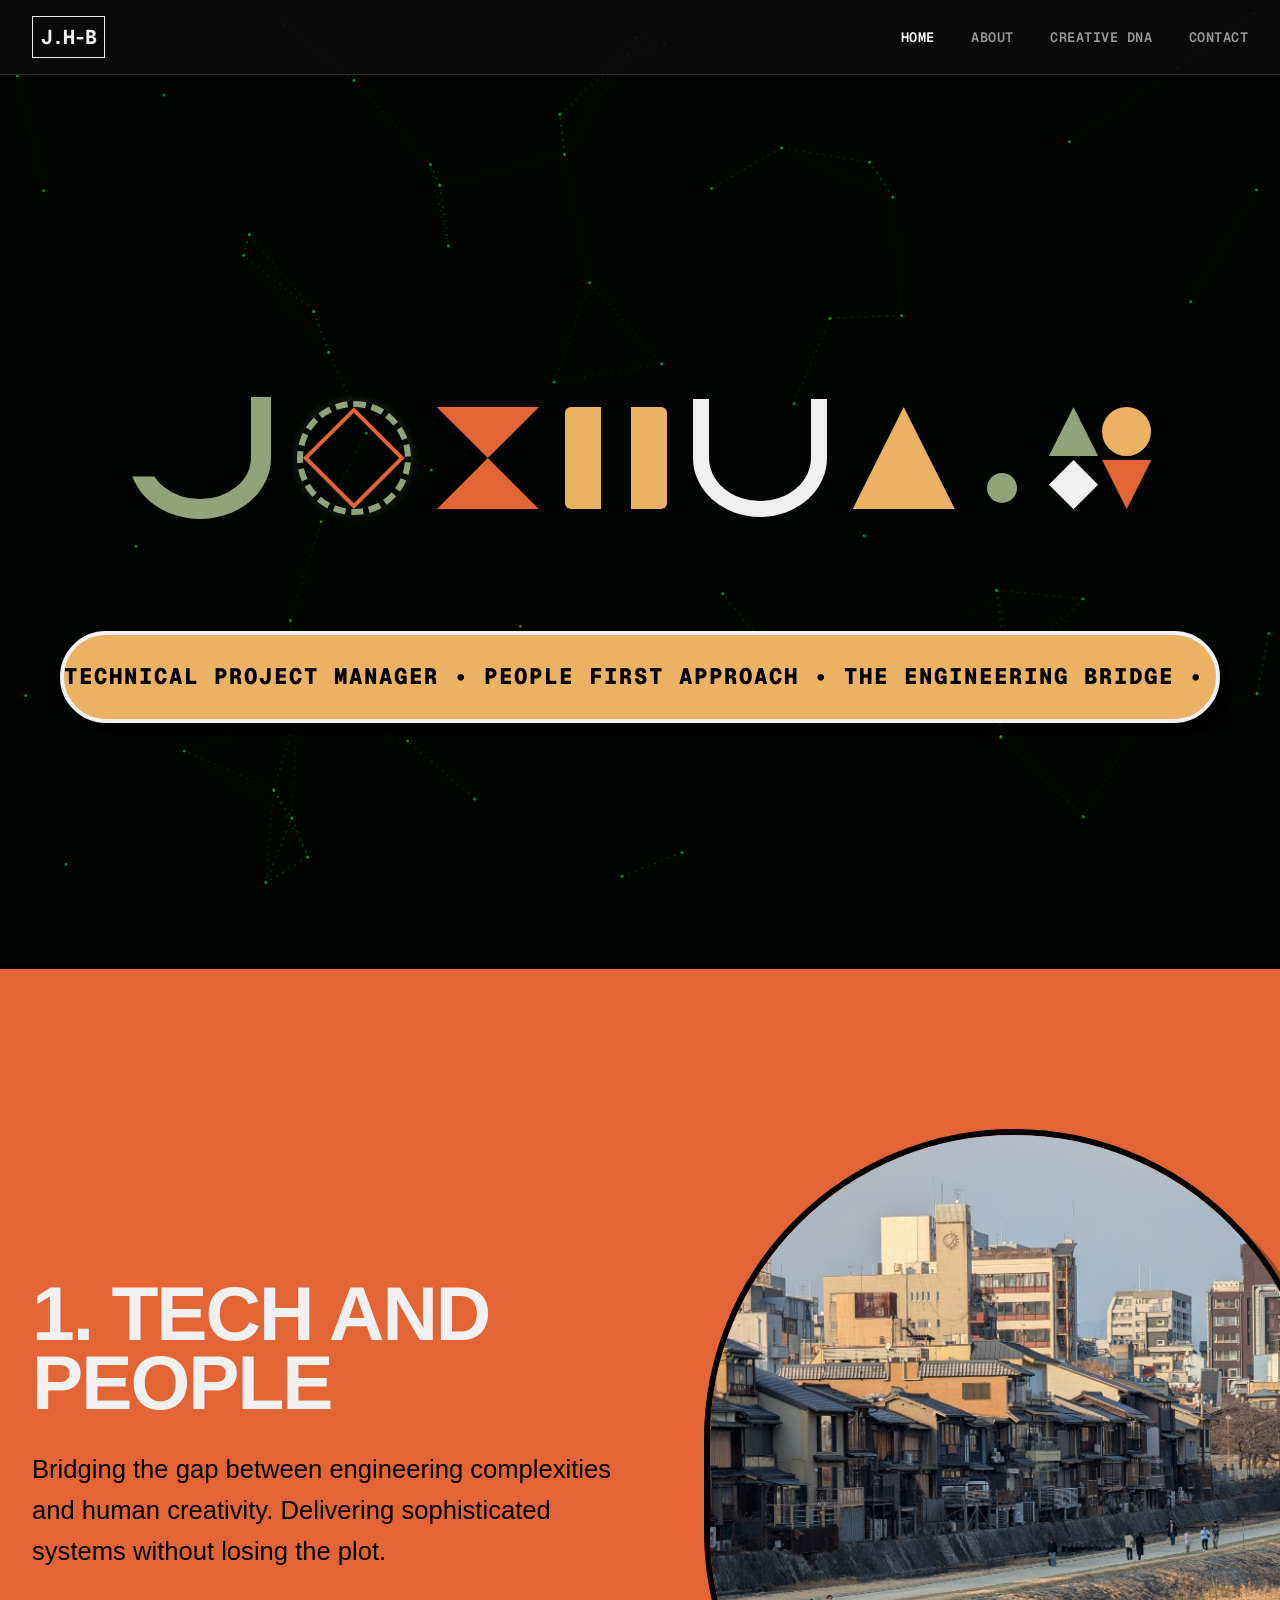
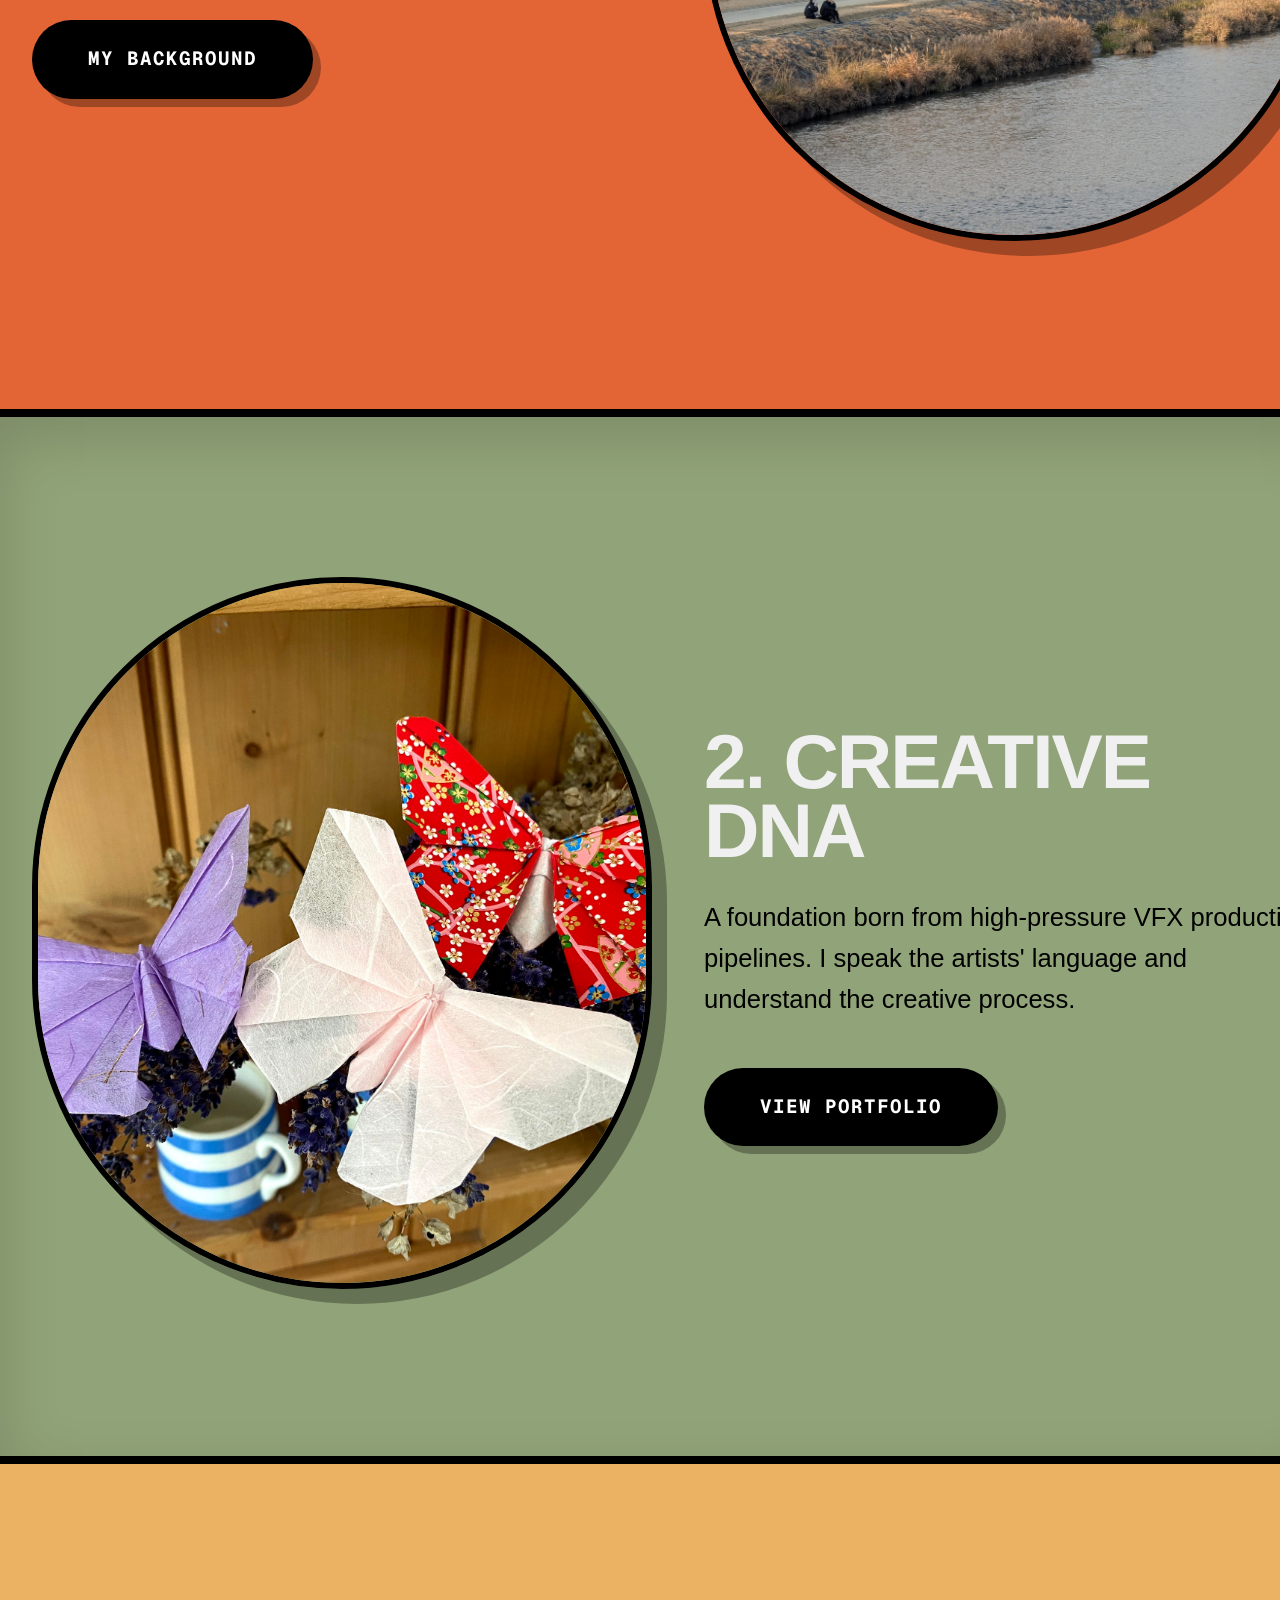
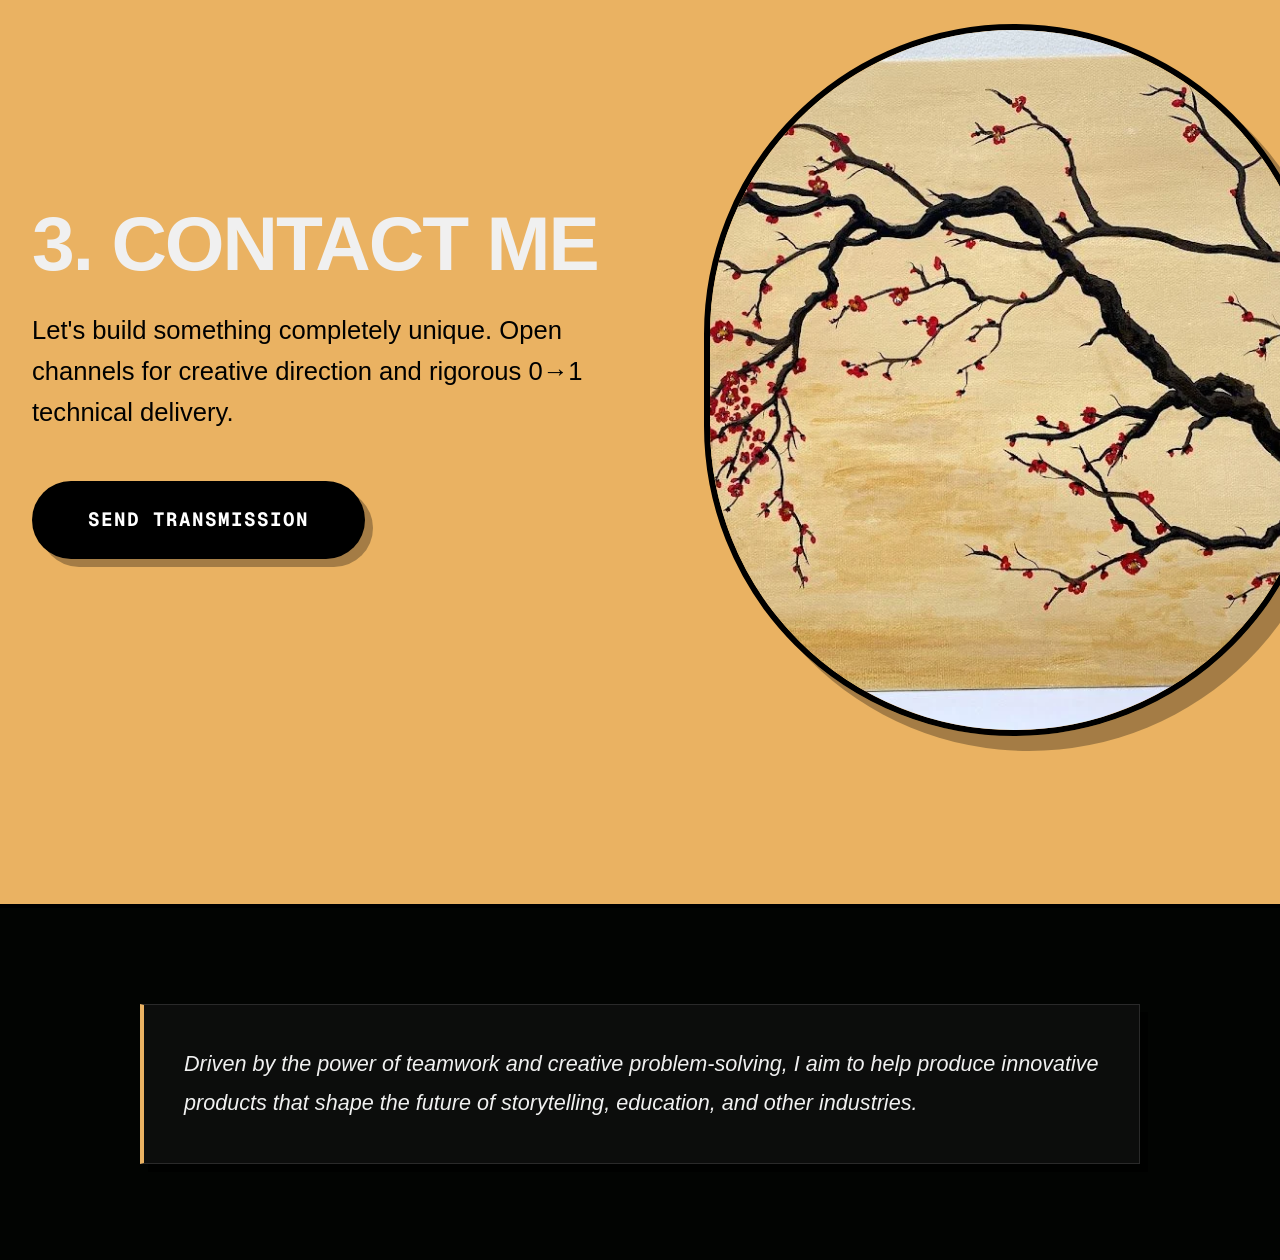
<file: index.html>
<!DOCTYPE html>
<html lang="en">

<head>
    <meta charset="UTF-8">
    <meta name="viewport" content="width=device-width, initial-scale=1.0">
    <title>Joshua Houghton-Brown | Technical Project Manager</title>
    <link rel="stylesheet" href="styles.css">
</head>

<body>
    <canvas id="math-canvas"></canvas>

    <nav class="navbar"
        style="border-bottom: 1px solid var(--border-color); background: rgba(12,12,12,0.9); z-index: 10;">
        <a href="about-skills.html" class="logo" style="color: var(--text-primary);">J.H-B</a>
        <button class="hamburger" aria-label="Toggle navigation">
            <span></span><span></span><span></span>
        </button>
        <div class="nav-links">
            <a href="index.html" style="color: var(--accent);">Home</a>
            <a href="about.html">About</a>
            <a href="art.html">Creative DNA</a>
            <a href="contact.html">Contact</a>
        </div>
    </nav>

    <header class="cm-hero">
        <div class="cm-massive-title">
            <div class="geo-letter shape-j"></div>
            <div class="geo-letter shape-o"></div>
            <div class="geo-letter shape-s"></div>
            <div class="geo-letter shape-h"></div>
            <div class="geo-letter shape-u"></div>
            <div class="geo-letter shape-a"></div>
            <div class="shape-dot"></div>
            <div class="shape-hb-grid">
                <div class="hb-tri"></div>
                <div class="hb-circ"></div>
                <div class="hb-circ-2"></div>
                <div class="hb-tri-down"></div>
            </div>
        </div>

        <div class="cm-marquee-container">
            <div class="cm-marquee-track">
                <span class="cm-marquee-text">TECHNICAL PROJECT MANAGER • PEOPLE FIRST APPROACH • THE ENGINEERING BRIDGE
                    •
                </span>
                <span class="cm-marquee-text">TECHNICAL PROJECT MANAGER • PEOPLE FIRST APPROACH • THE ENGINEERING BRIDGE
                    •
                </span>
            </div>
        </div>
    </header>

    <section id="portfolio" style="width: 100%; position: relative; z-index: 2;">

        <!-- Block 1: Tech & People -->
        <div class="cm-color-block terracotta-block">
            <div class="cm-block-container" style="display: flex; gap: 4rem; align-items: center; flex-wrap: wrap;">
                <div style="flex: 1; min-width: 300px;">
                    <h2 class="cm-massive-heading">1. TECH AND PEOPLE</h2>
                    <p class="cm-block-text">Bridging the gap between engineering complexities and human creativity.
                        Delivering sophisticated systems without losing the plot.</p>
                    <a href="about.html" class="btn cm-pill-btn dark">My Background</a>
                </div>
                <div style="flex: 1; min-width: 300px;">
                    <img src="assets/art/Home%20images/PXL_20250114_062008955.MP.jpg.jpeg" alt="Tech and People"
                        class="cm-capsule-img" style="border-color: #000;">
                </div>
            </div>
        </div>

        <!-- Block 2: Creative DNA -->
        <div class="cm-color-block sage-block">
            <div class="cm-block-container"
                style="display: flex; gap: 4rem; align-items: center; flex-wrap: wrap-reverse;">
                <div style="flex: 1; min-width: 300px;">
                    <img src="assets/art/Home%20images/IMG_1035.jpg_1.webp" alt="Creative DNA" class="cm-capsule-img"
                        style="border-color: #000;">
                </div>
                <div style="flex: 1; min-width: 300px;">
                    <h2 class="cm-massive-heading">2. CREATIVE DNA</h2>
                    <p class="cm-block-text">A foundation born from high-pressure VFX production pipelines. I speak the
                        artists' language and understand the creative process.</p>
                    <a href="art.html" class="btn cm-pill-btn dark">View Portfolio</a>
                </div>
            </div>
        </div>

        <!-- Block 3: Contact Me -->
        <div class="cm-color-block ochre-block">
            <div class="cm-block-container" style="display: flex; gap: 4rem; align-items: center; flex-wrap: wrap;">
                <div style="flex: 1; min-width: 300px;">
                    <h2 class="cm-massive-heading">3. CONTACT ME</h2>
                    <p class="cm-block-text">Let's build something completely unique. Open channels for creative
                        direction and rigorous 0→1 technical delivery.</p>
                    <a href="contact.html" class="btn cm-pill-btn dark">Send Transmission</a>
                </div>
                <div style="flex: 1; min-width: 300px;">
                    <img src="assets/art/Art/cherry+blosso.webp" alt="Contact Art" class="cm-capsule-img"
                        style="border-color: #000;">
                </div>
            </div>
        </div>

    </section>

    <!-- Global Layout Fix for Footer -->
    <section class="container" style="margin: 4rem auto; position: relative; z-index: 2;">
        <div class="glass" style="border-left: 4px solid var(--creative-ochre); padding: 2.5rem;">
            <p
                style="font-size: 1.35rem; font-weight: 300; font-family: 'Satoshi', sans-serif; font-style: italic; margin: 0; color: var(--text-primary); line-height: 1.8;">
                Driven by the power of teamwork and creative problem-solving, I aim to help produce innovative products
                that shape the future of storytelling, education, and other industries.
            </p>
        </div>
    </section>

    <script src="geometry.js"></script>
</body>

</html>
</file>
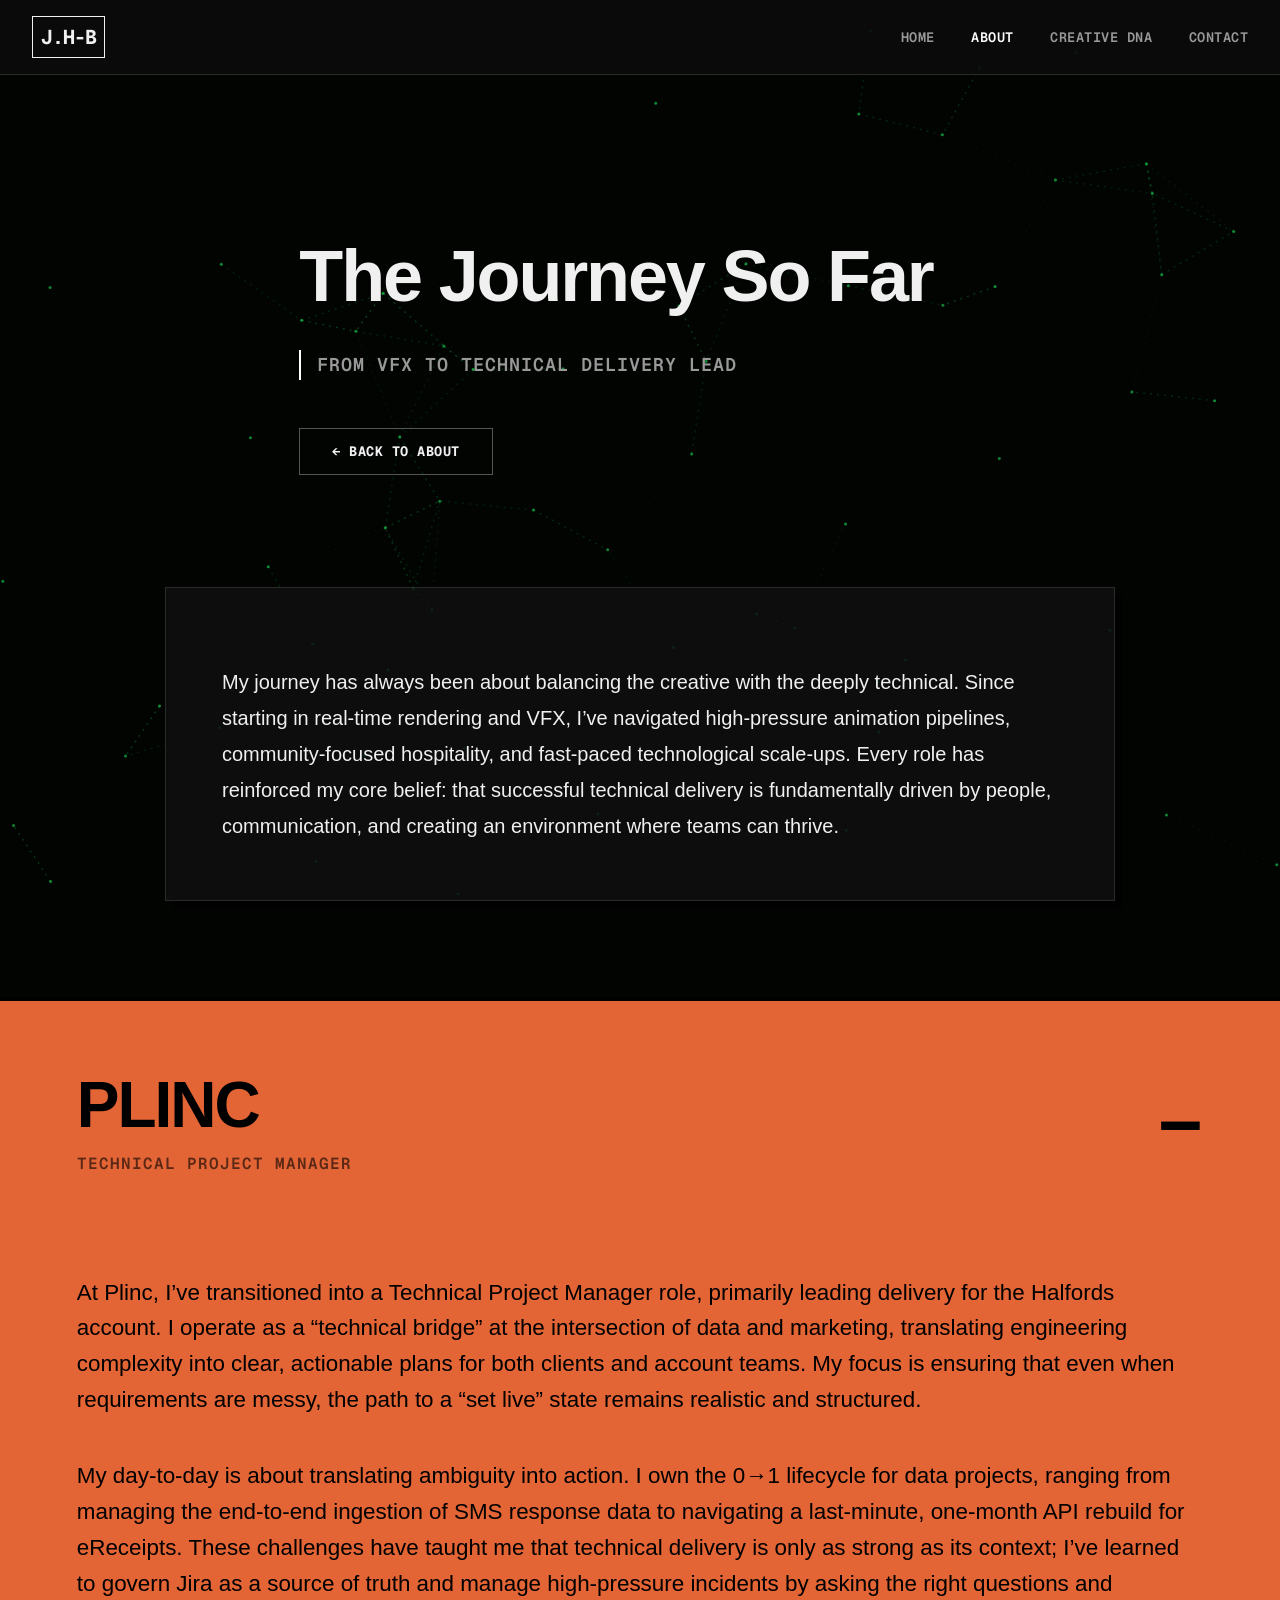
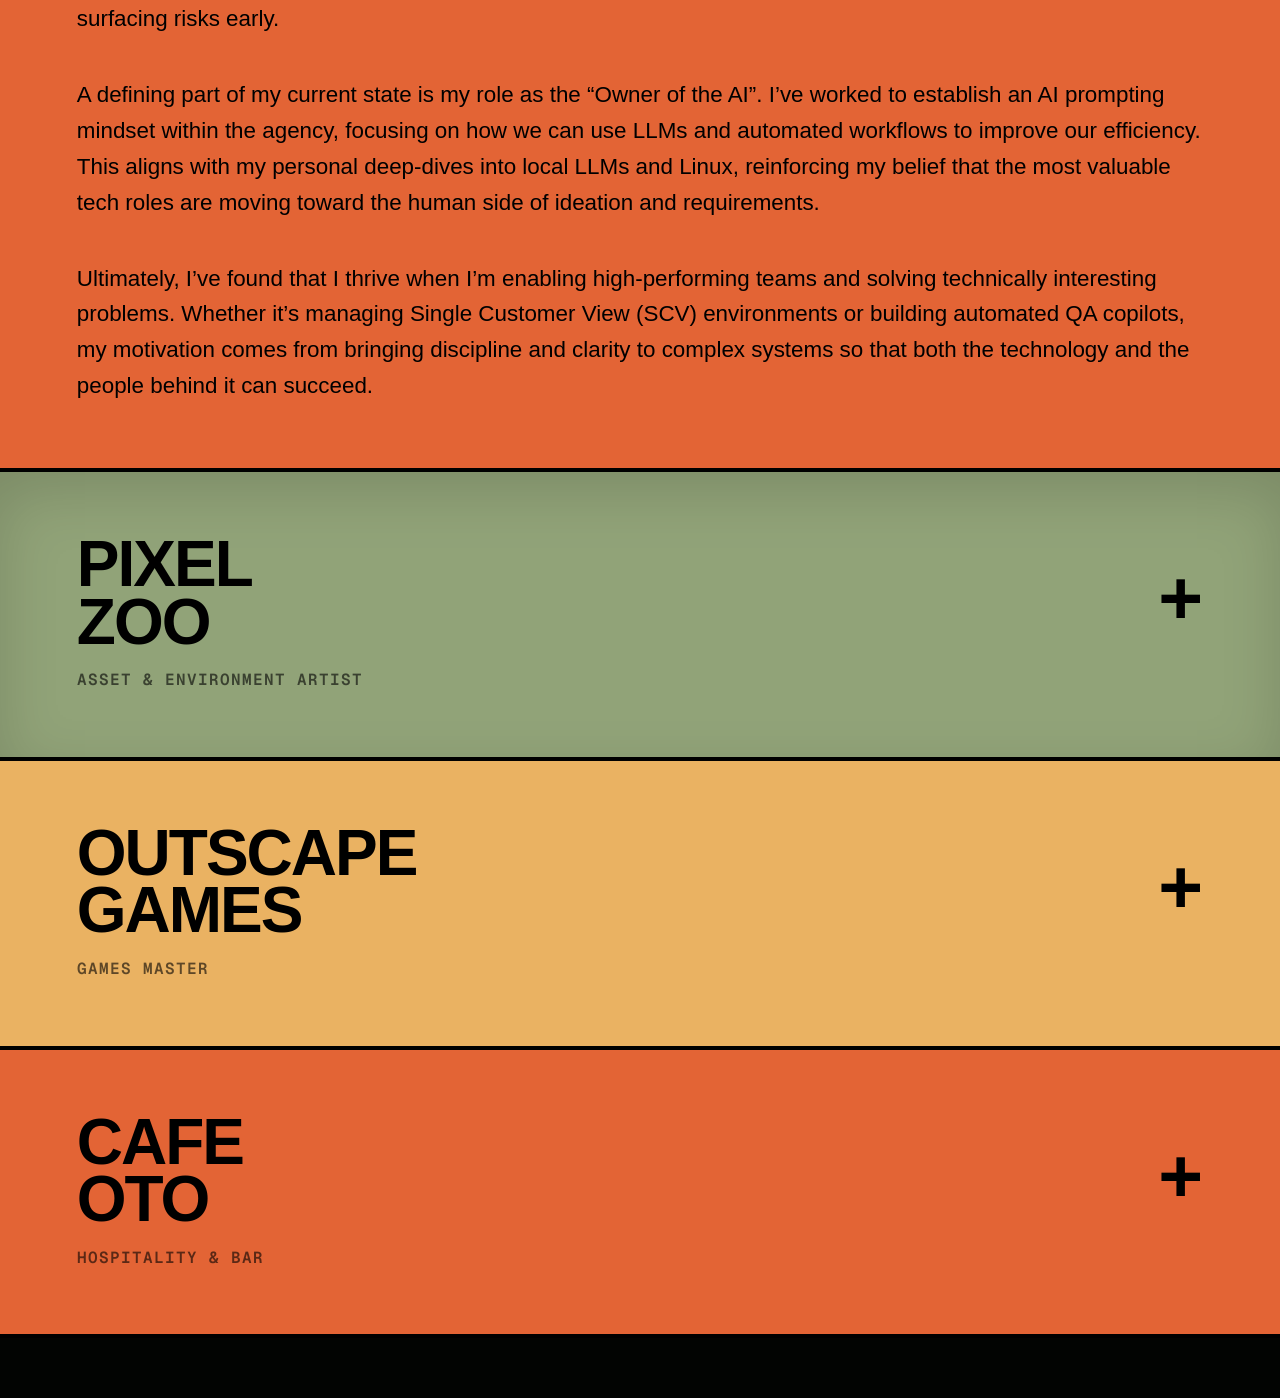
<file: about-experience.html>
<!DOCTYPE html>
<html lang="en">

<head>
    <meta charset="UTF-8">
    <meta name="viewport" content="width=device-width, initial-scale=1.0">
    <title>The Journey So Far | J.H-B</title>
    <link rel="stylesheet" href="styles.css">
</head>

<body>
    <canvas id="math-canvas"></canvas>

    <nav class="navbar"
        style="border-bottom: 1px solid var(--border-color); background: rgba(12,12,12,0.9); z-index: 10;">
        <a href="about-skills.html" class="logo" style="color: var(--text-primary);">J.H-B</a>
        <button class="hamburger" aria-label="Toggle navigation">
            <span></span><span></span><span></span>
        </button>
        <div class="nav-links">
            <a href="index.html">Home</a>
            <a href="about.html" style="color: var(--accent);">About</a>
            <a href="art.html">Creative DNA</a>
            <a href="contact.html">Contact</a>
        </div>
    </nav>

    <header class="hero" style="min-height: 35vh;">
        <div class="container glass" style="background: transparent; border: none; box-shadow: none; padding-left: 0;">
            <h1>The Journey So Far</h1>
            <h2 style="margin-top: 1rem;">From VFX to Technical Delivery Lead</h2>
            <a href="about.html" class="btn secondary" style="margin-bottom: 2rem; margin-top: 1rem;">&larr; Back to About</a>
        </div>
    </header>

    <section class="container" style="margin-bottom: 4rem; max-width: 950px;">
        <div class="glass" style="padding: 3.5rem;">
            <p style="font-size: 1.25rem; line-height: 1.8; margin-bottom: 0; color: var(--text-primary); font-weight: 300;">
                My journey has always been about balancing the creative with the deeply technical. Since starting in real-time rendering and VFX, I’ve navigated high-pressure animation pipelines, community-focused hospitality, and fast-paced technological scale-ups. Every role has reinforced my core belief: that successful technical delivery is fundamentally driven by people, communication, and creating an environment where teams can thrive.
            </p>
        </div>
    </section>

    <section style="width: 100%; position: relative; z-index: 2; margin-bottom: 4rem;">

        <details class="cm-massive-accordion terracotta" open>
            <summary>
                <div>
                    <h2 class="cm-massive-heading">Plinc</h2>
                    <span class="accordion-focus">Technical Project Manager</span>
                </div>
            </summary>
            <div class="content">
                <p>At Plinc, I’ve transitioned into a Technical Project Manager role, primarily leading delivery for the Halfords account. I operate as a “technical bridge” at the intersection of data and marketing, translating engineering complexity into clear, actionable plans for both clients and account teams. My focus is ensuring that even when requirements are messy, the path to a “set live” state remains realistic and structured.</p>
                <p>My day-to-day is about translating ambiguity into action. I own the 0→1 lifecycle for data projects, ranging from managing the end-to-end ingestion of SMS response data to navigating a last-minute, one-month API rebuild for eReceipts. These challenges have taught me that technical delivery is only as strong as its context; I’ve learned to govern Jira as a source of truth and manage high-pressure incidents by asking the right questions and surfacing risks early.</p>
                <p>A defining part of my current state is my role as the “Owner of the AI”. I’ve worked to establish an AI prompting mindset within the agency, focusing on how we can use LLMs and automated workflows to improve our efficiency. This aligns with my personal deep-dives into local LLMs and Linux, reinforcing my belief that the most valuable tech roles are moving toward the human side of ideation and requirements.</p>
                <p>Ultimately, I’ve found that I thrive when I’m enabling high-performing teams and solving technically interesting problems. Whether it’s managing Single Customer View (SCV) environments or building automated QA copilots, my motivation comes from bringing discipline and clarity to complex systems so that both the technology and the people behind it can succeed.</p>
            </div>
        </details>

        <details class="cm-massive-accordion sage">
            <summary>
                <div>
                    <h2 class="cm-massive-heading">Pixel Zoo</h2>
                    <span class="accordion-focus">Asset & Environment Artist</span>
                </div>
            </summary>
            <div class="content">
                <p>While at Pixel Zoo, I had the honour of working on Stuffed. For those unfamiliar, Stuffed the Comic is a wonderfully imaginative webcomic by the amazing artists Erik McCurdy and Pat Campbell. A few incredibly talented people, including Josh Fisher, had the vision to bring it to life as an animated show—and that’s where my team at Pixel Zoo came in.</p>
                <p>With three directors, one producer, Josh Fisher, and a dedicated asset team, we set out to translate the comic’s charm into animation. My role was to build the five environments that would serve as the world for these beloved characters. With limited time and resources - where character animation was the top priority - every decision had to be efficient and intentional. This challenge brought me into my element, pushing me to be resourceful and creative in finding ways to enhance the world without overshadowing the characters.</p>
                <p>The biggest challenge, however, was ensuring the environments seamlessly blended with the animation. Working closely with the directors, I focused on making sure the scale, perspective, and lighting supported the storytelling, capturing the spirit of the comic while making the world feel alive. Seeing the final result was incredibly rewarding—knowing that my work provided the perfect backdrop for these characters to exist and their stories to unfold. More than anything, Stuffed was a testament to what a passionate team can achieve together, and I’m proud to have been part of bringing that vision to life.</p>
            </div>
        </details>

        <details class="cm-massive-accordion ochre">
            <summary>
                <div>
                    <h2 class="cm-massive-heading">Outscape Games</h2>
                    <span class="accordion-focus">Games Master</span>
                </div>
            </summary>
            <div class="content">
                <p>During my time at Outscape Games, I quickly learned how essential it is to foster a sense of community and connection, especially in a work climate where many team members work remotely. Outscape Games was an innovative AR team bonding experience, which brought everyone together in a fun and engaging way.</p>
                <p>It highlighted the power of shared experiences and how important it is to inspire and motivate others, even from a distance. Creating a welcoming and positive environment where people feel valued and supported is crucial for boosting morale and collaboration. Whether through creative projects or casual moments, I saw first-hand how a positive and inclusive atmosphere can fuel both individual growth and team success.</p>
            </div>
        </details>

        <details class="cm-massive-accordion terracotta">
            <summary>
                <div>
                    <h2 class="cm-massive-heading">Cafe OTO</h2>
                    <span class="accordion-focus">Hospitality & Bar</span>
                </div>
            </summary>
            <div class="content">
                <p>Cafe OTO is a home away from home for me. One of the safest spaces in London, and so the world. A space where everyone is welcome to be themselves, and a space where community is encouraged. I worked behind the bar, mostly making coffee’s but occasionally making everything from soups to chutneys. My customers were everything from artists and musicians to homeless people just needing a warm safe space to have some tea. I learnt a lot from my colleagues and customers at Cafe OTO, notably the value of creating a positive and welcoming environment for both artists and the local community.</p>
                <p>The cafe and venue thrives on an ethos of inclusivity, where everyone - whether they’re performing or just attending - feels respected and valued. The warmth and kindness shown by the staff and the openness of the space reminded me that a supportive atmosphere can elevate any experience, making people feel more connected and comfortable. This experience reinforced the importance of maintaining a positive attitude, being approachable, and fostering a sense of community, no matter the setting. It’s about more than just the event itself; it’s about creating an environment where creativity can thrive and people can be themselves.</p>
            </div>
        </details>

    </section>

    <script src="geometry.js"></script>
</body>

</html>
</file>
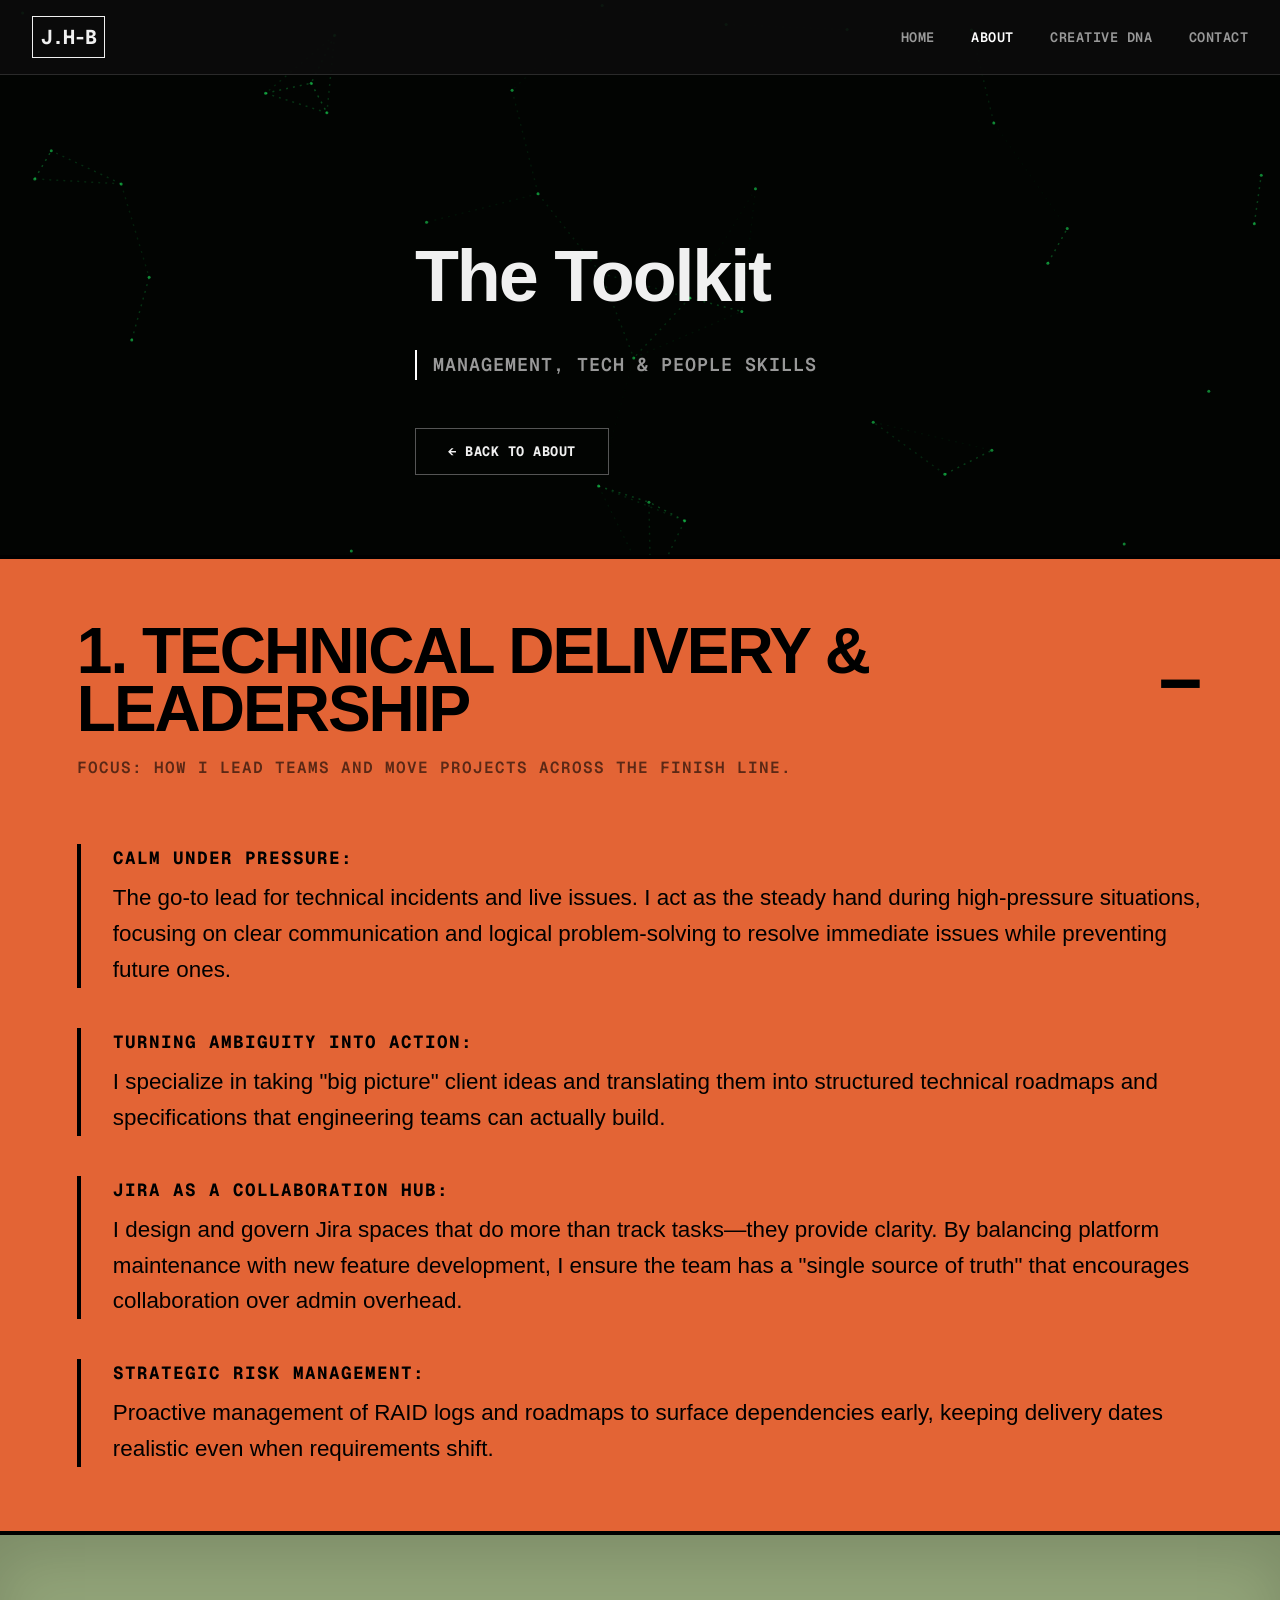
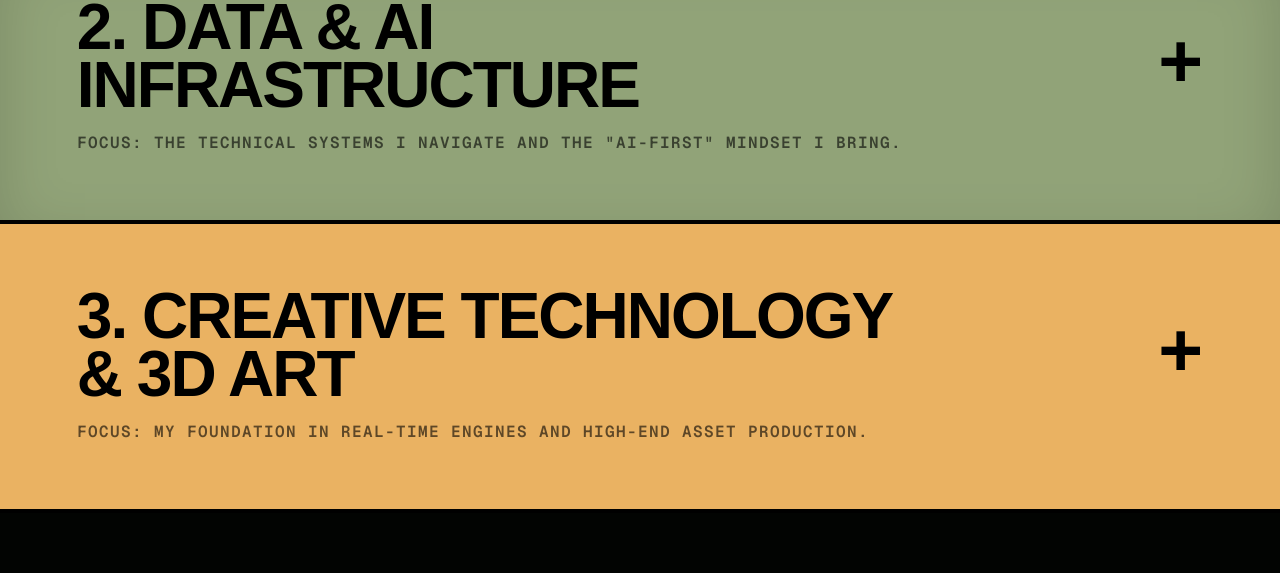
<file: about-skills.html>
<!DOCTYPE html>
<html lang="en">

<head>
    <meta charset="UTF-8">
    <meta name="viewport" content="width=device-width, initial-scale=1.0">
    <title>The Toolkit | J.H-B</title>
    <link rel="stylesheet" href="styles.css">
</head>

<body>
    <canvas id="math-canvas"></canvas>

    <nav class="navbar"
        style="border-bottom: 1px solid var(--border-color); background: rgba(12,12,12,0.9); z-index: 10;">
        <a href="about-skills.html" class="logo" style="color: var(--text-primary);">J.H-B</a>
        <button class="hamburger" aria-label="Toggle navigation">
            <span></span><span></span><span></span>
        </button>
        <div class="nav-links">
            <a href="index.html">Home</a>
            <a href="about.html" style="color: var(--accent);">About</a>
            <a href="art.html">Creative DNA</a>
            <a href="contact.html">Contact</a>
        </div>
    </nav>

    <header class="hero" style="min-height: 35vh;">
        <div class="container glass" style="background: transparent; border: none; box-shadow: none; padding-left: 0;">
            <h1>The Toolkit</h1>
            <h2 style="margin-top: 1rem;">Management, Tech & People Skills</h2>
            <a href="about.html" class="btn secondary" style="margin-bottom: 2rem; margin-top: 1rem;">&larr; Back to
                About</a>
        </div>
    </header>

    <section style="width: 100%; position: relative; z-index: 2; margin-bottom: 4rem;">

        <details class="cm-massive-accordion terracotta" open>
            <summary>
                <div>
                    <h2 class="cm-massive-heading">1. Technical Delivery & Leadership</h2>
                    <span class="accordion-focus">Focus: How I lead teams and move projects across the finish
                        line.</span>
                </div>
            </summary>
            <div class="content">
                <ul>
                    <li>
                        <strong>Calm Under Pressure:</strong>
                        The go-to lead for technical incidents and live issues. I act as the steady hand during
                        high-pressure situations, focusing on clear communication and logical problem-solving to resolve
                        immediate issues while preventing future ones.
                    </li>
                    <li>
                        <strong>Turning Ambiguity into Action:</strong>
                        I specialize in taking "big picture" client ideas and translating them into structured technical
                        roadmaps and specifications that engineering teams can actually build.
                    </li>
                    <li>
                        <strong>Jira as a Collaboration Hub:</strong>
                        I design and govern Jira spaces that do more than track tasks—they provide clarity. By balancing
                        platform maintenance with new feature development, I ensure the team has a "single source of
                        truth" that encourages collaboration over admin overhead.
                    </li>
                    <li>
                        <strong>Strategic Risk Management:</strong>
                        Proactive management of RAID logs and roadmaps to surface dependencies early, keeping delivery
                        dates realistic even when requirements shift.
                    </li>
                </ul>
            </div>
        </details>

        <details class="cm-massive-accordion sage">
            <summary>
                <div>
                    <h2 class="cm-massive-heading">2. Data & AI Infrastructure</h2>
                    <span class="accordion-focus">Focus: The technical systems I navigate and the "AI-first" mindset I
                        bring.</span>
                </div>
            </summary>
            <div class="content">
                <ul>
                    <li>
                        <strong>The AI-Native Mindset:</strong>
                        Acting as an "Owner of AI," I establish prompting frameworks and agentic workflows to improve
                        team delivery speeds.
                    </li>
                    <li>
                        <strong>Data Lifecycle Management:</strong>
                        Deep understanding of the logic behind real-time and batch data ingestion. Experienced in
                        managing Single Customer View (SCV) environments that consolidate complex customer touchpoints.
                    </li>
                    <li>
                        <strong>Technical Validation (SQL):</strong>
                        Hands-on capability for data investigation and analysis, ensuring that delivery outcomes align
                        with technical requirements.
                    </li>
                    <li>
                        <strong>Workflow Automation:</strong>
                        Utilising Python to optimise internal workflows, reducing manual production times and increasing
                        overall team efficiency.
                    </li>
                </ul>
            </div>
        </details>

        <details class="cm-massive-accordion ochre">
            <summary>
                <div>
                    <h2 class="cm-massive-heading">3. Creative Technology & 3D Art</h2>
                    <span class="accordion-focus">Focus: My foundation in real-time engines and high-end asset
                        production.</span>
                </div>
            </summary>
            <div class="content">
                <ul>
                    <li>
                        <strong>Real-Time Engines (Unreal Engine):</strong>
                        Technical Art expertise including Substrate shaders, Blueprints, and look-development (Lookdev)
                        with a focus on scene optimization and PCG.
                    </li>
                    <li>
                        <strong>3D Asset Pipeline:</strong>
                        High-level hard surface modeling (Maya), retopology, and UV mapping. Proficient in PBR workflows
                        and procedural material creation (Substance Suite) for optimized pipelines.
                    </li>
                    <li>
                        <strong>Version Control & Production Tooling:</strong>
                        Industry-standard experience with Perforce, Git, and SVN for collaborative versioning, alongside
                        production management in Ftrack.
                    </li>
                    <li>
                        <strong>Cinematic Rendering:</strong>
                        Specialized in lighting setups and rendering (Redshift/Unreal) for high-pressure animation and
                        VFX pipelines.
                    </li>
                </ul>
            </div>
        </details>

    </section>

    <script src="geometry.js"></script>
</body>

</html>
</file>
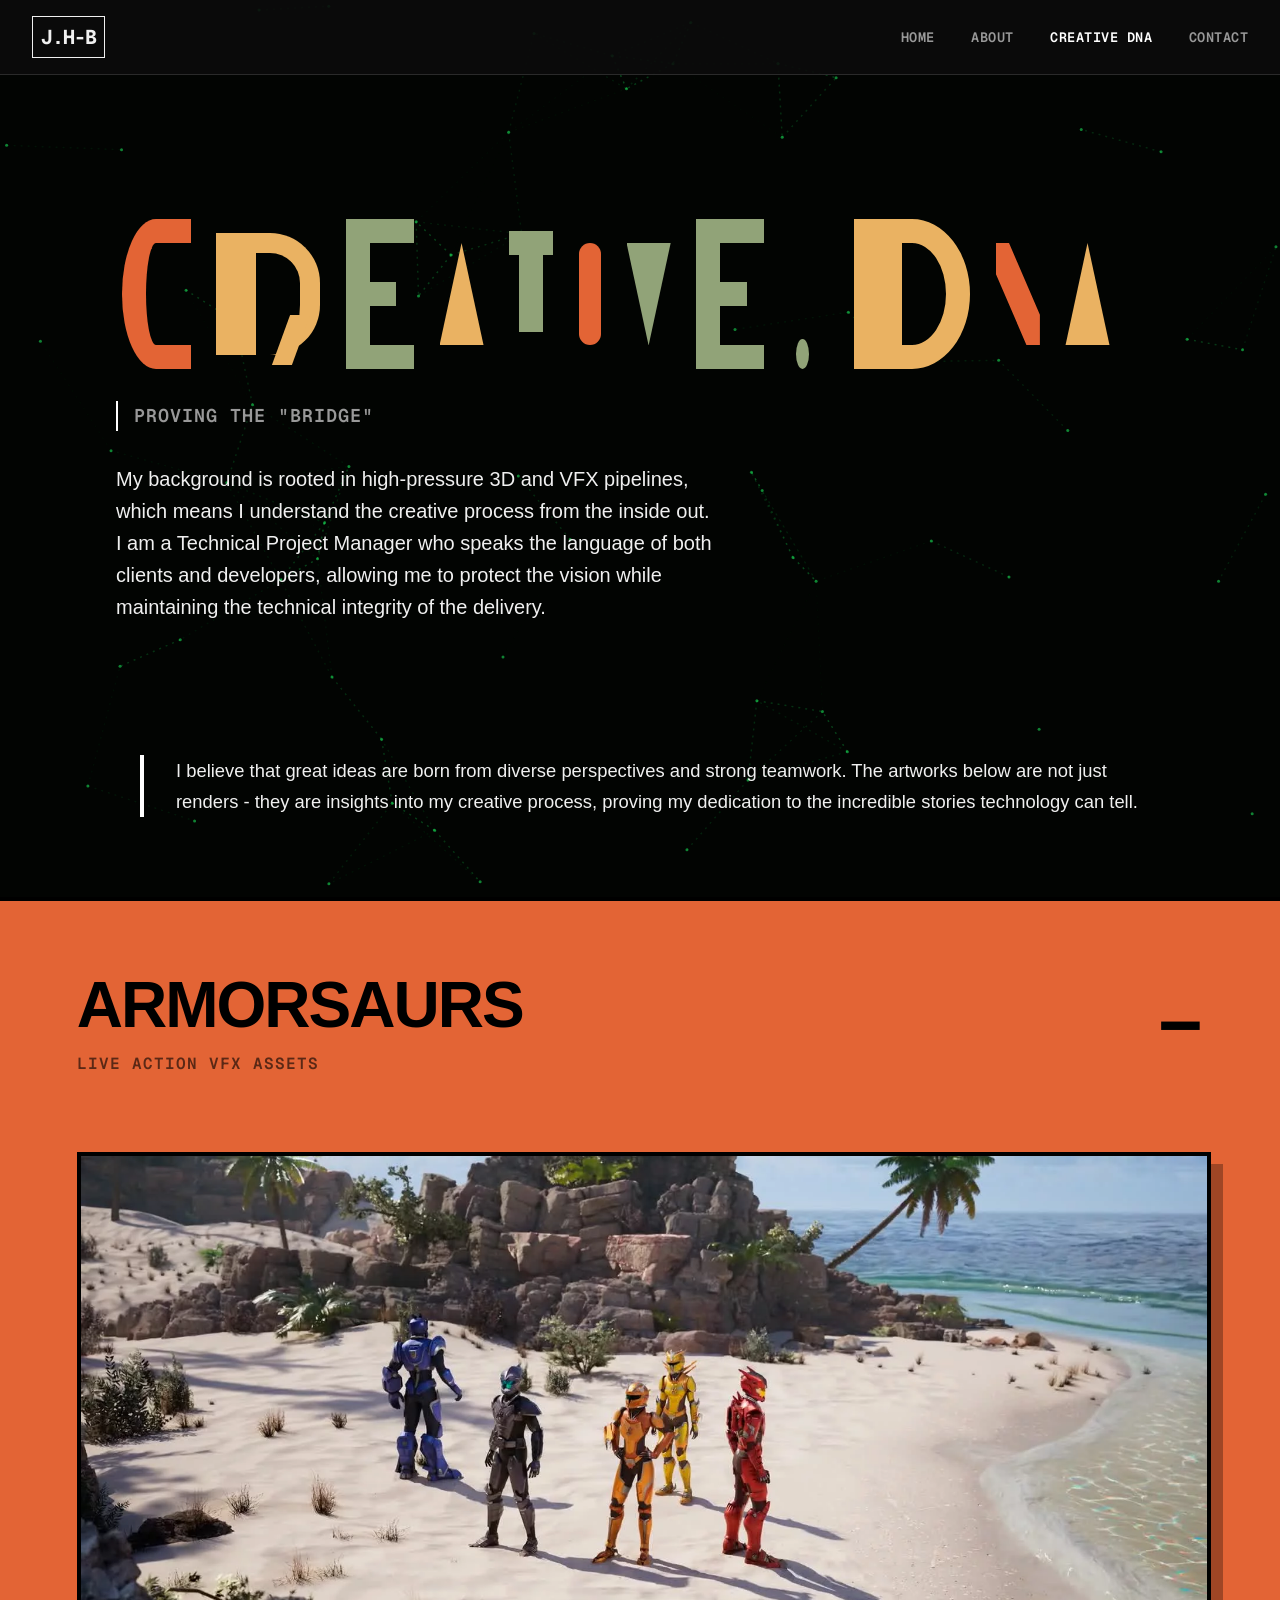
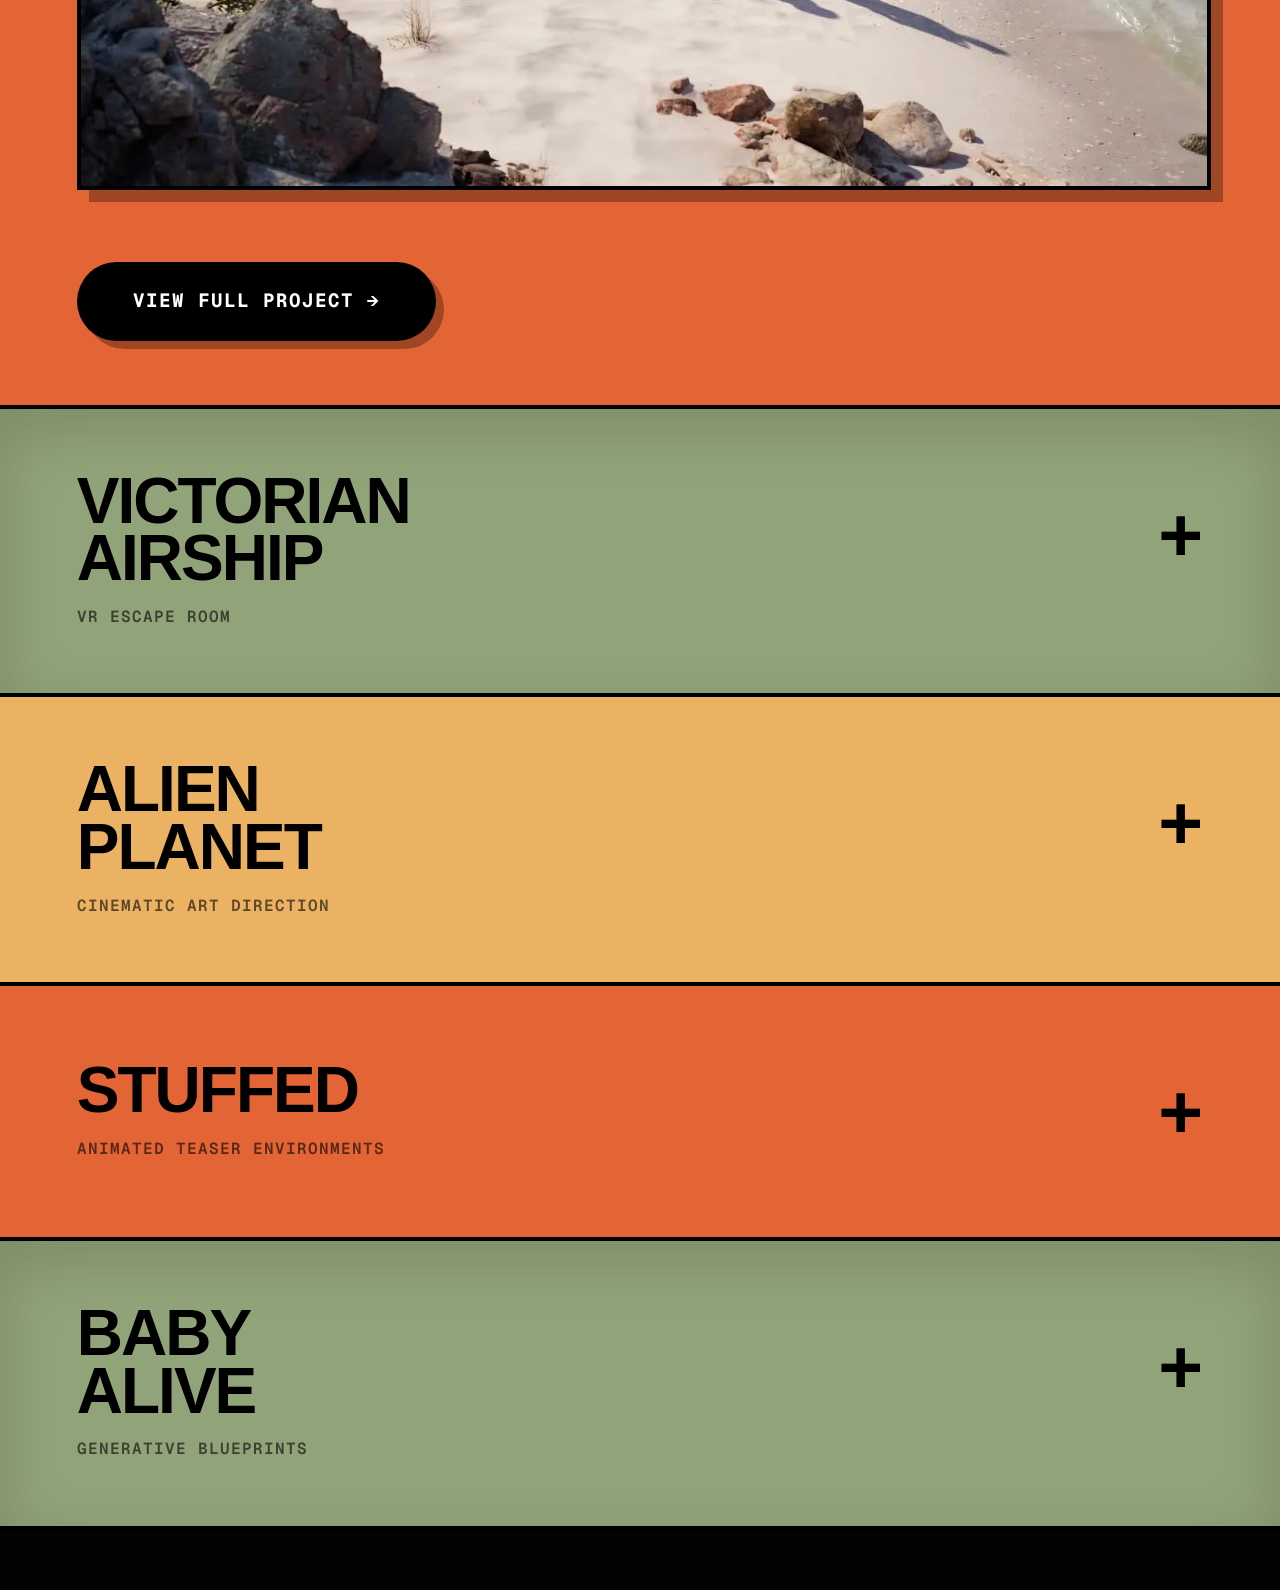
<file: art.html>
<!DOCTYPE html>
<html lang="en">

<head>
    <meta charset="UTF-8">
    <meta name="viewport" content="width=device-width, initial-scale=1.0">
    <title>Creative DNA | J.H-B</title>
    <link rel="stylesheet" href="styles.css">
</head>

<body>
    <canvas id="math-canvas"></canvas>

    <nav class="navbar"
        style="border-bottom: 1px solid var(--border-color); background: rgba(12,12,12,0.9); z-index: 10;">
        <a href="about-skills.html" class="logo" style="color: var(--text-primary);">J.H-B</a>
        <button class="hamburger" aria-label="Toggle navigation">
            <span></span><span></span><span></span>
        </button>
        <div class="nav-links">
            <a href="index.html">Home</a>
            <a href="about.html">About</a>
            <a href="art.html" style="color: var(--accent);">Creative DNA</a>
            <a href="contact.html">Contact</a>
        </div>
    </nav>

    <header class="hero">
        <div class="container glass"
            style="background: transparent; border: none; box-shadow: none; padding-left: 0; margin-bottom: 2rem;">
            <div class="cm-massive-title" style="margin-bottom: 2rem;">
                <div class="geo-letter shape-c"></div>
                <div class="geo-letter shape-r"></div>
                <div class="geo-letter shape-e"></div>
                <div class="geo-letter shape-a"></div>
                <div class="geo-letter shape-t"></div>
                <div class="geo-letter shape-i"></div>
                <div class="geo-letter shape-v"></div>
                <div class="geo-letter shape-e"></div>
                <div class="shape-dot" style="margin: 0 2vw 0 1vw;"></div>
                <div class="geo-letter shape-d"></div>
                <div class="geo-letter shape-n"></div>
                <div class="geo-letter shape-a"></div>
            </div>
            <h2 style="margin-top: 1rem;">Proving the "Bridge"</h2>
            <p class="hook">My background is rooted in high-pressure 3D and VFX pipelines, which means I understand the
                creative process from the inside out. I am a Technical Project Manager who speaks the language of both
                clients and developers, allowing me to protect the vision while maintaining the technical
                integrity of the delivery.</p>
        </div>
    </header>

    <section class="container" style="margin-bottom: 3rem;">
        <div style="border-left: 4px solid var(--accent); padding-left: 2rem;">
            <p style="font-size: 1.15rem; font-weight: 300; line-height: 1.7; margin: 0;">
                I believe that great ideas are born from diverse perspectives and strong teamwork. The artworks below
                are not just renders - they are insights into my creative process, proving my dedication to the
                incredible
                stories technology can tell.
            </p>
        </div>
    </section>

    <!-- Massive Block Architecture for Portfolio Archive -->
    <section style="width: 100%; position: relative; z-index: 2; margin-bottom: 4rem;">

        <!-- Armorsaurs -->
        <details class="cm-massive-accordion terracotta" open>
            <summary>
                <div>
                    <h2 class="cm-massive-heading">ARMORSAURS</h2>
                    <span class="accordion-focus">Live Action VFX Assets</span>
                </div>
            </summary>
            <div class="content">
                <img src="assets/art/Armorsaurs/thumbnail.webp" alt="Armorsaurs Thumbnail" class="gallery-image">
                <a href="project-armorsaurs.html" class="btn cm-pill-btn dark" style="margin-top: 2rem;">VIEW FULL
                    PROJECT &rarr;</a>
            </div>
        </details>

        <!-- Airship -->
        <details class="cm-massive-accordion sage">
            <summary>
                <div>
                    <h2 class="cm-massive-heading">VICTORIAN AIRSHIP</h2>
                    <span class="accordion-focus">VR Escape Room</span>
                </div>
            </summary>
            <div class="content">
                <img src="assets/art/Alien%20Planet%20Project/joshua-artstation-8.jpg.jpeg"
                    alt="Victorian Airship Render" class="gallery-image">
                <a href="project-airship.html" class="btn cm-pill-btn dark" style="margin-top: 2rem;">VIEW FULL PROJECT
                    &rarr;</a>
            </div>
        </details>

        <!-- Alien Planet -->
        <details class="cm-massive-accordion ochre">
            <summary>
                <div>
                    <h2 class="cm-massive-heading">ALIEN PLANET</h2>
                    <span class="accordion-focus">Cinematic Art Direction</span>
                </div>
            </summary>
            <div class="content">
                <img src="assets/art/Alien%20Planet%20Project/joshua-artstation-1.jpg.jpeg"
                    alt="Alien Planet Environment" class="gallery-image">
                <a href="project-alien-planet.html" class="btn cm-pill-btn dark" style="margin-top: 2rem;">VIEW FULL
                    PROJECT &rarr;</a>
            </div>
        </details>

        <!-- Stuffed -->
        <details class="cm-massive-accordion terracotta">
            <summary>
                <div>
                    <h2 class="cm-massive-heading">STUFFED</h2>
                    <span class="accordion-focus">Animated Teaser Environments</span>
                </div>
            </summary>
            <div class="content">
                <img src="assets/art/Stuffed/image%2B%25288%2529.png.webp" alt="Stuffed Environment Render"
                    class="gallery-image">
                <a href="project-stuffed.html" class="btn cm-pill-btn dark" style="margin-top: 2rem;">VIEW FULL PROJECT
                    &rarr;</a>
            </div>
        </details>

        <!-- Baby Alive -->
        <details class="cm-massive-accordion sage">
            <summary>
                <div>
                    <h2 class="cm-massive-heading">BABY ALIVE</h2>
                    <span class="accordion-focus">Generative Blueprints</span>
                </div>
            </summary>
            <div class="content">
                <img src="assets/art/Baby%20Alive/Baby_Alive_01%25286%2529.png.webp" alt="Baby Alive Render"
                    class="gallery-image">
                <a href="project-baby-alive.html" class="btn cm-pill-btn dark" style="margin-top: 2rem;">VIEW FULL
                    PROJECT &rarr;</a>
            </div>
        </details>

    </section>

    <script src="geometry.js"></script>
</body>

</html>
</file>
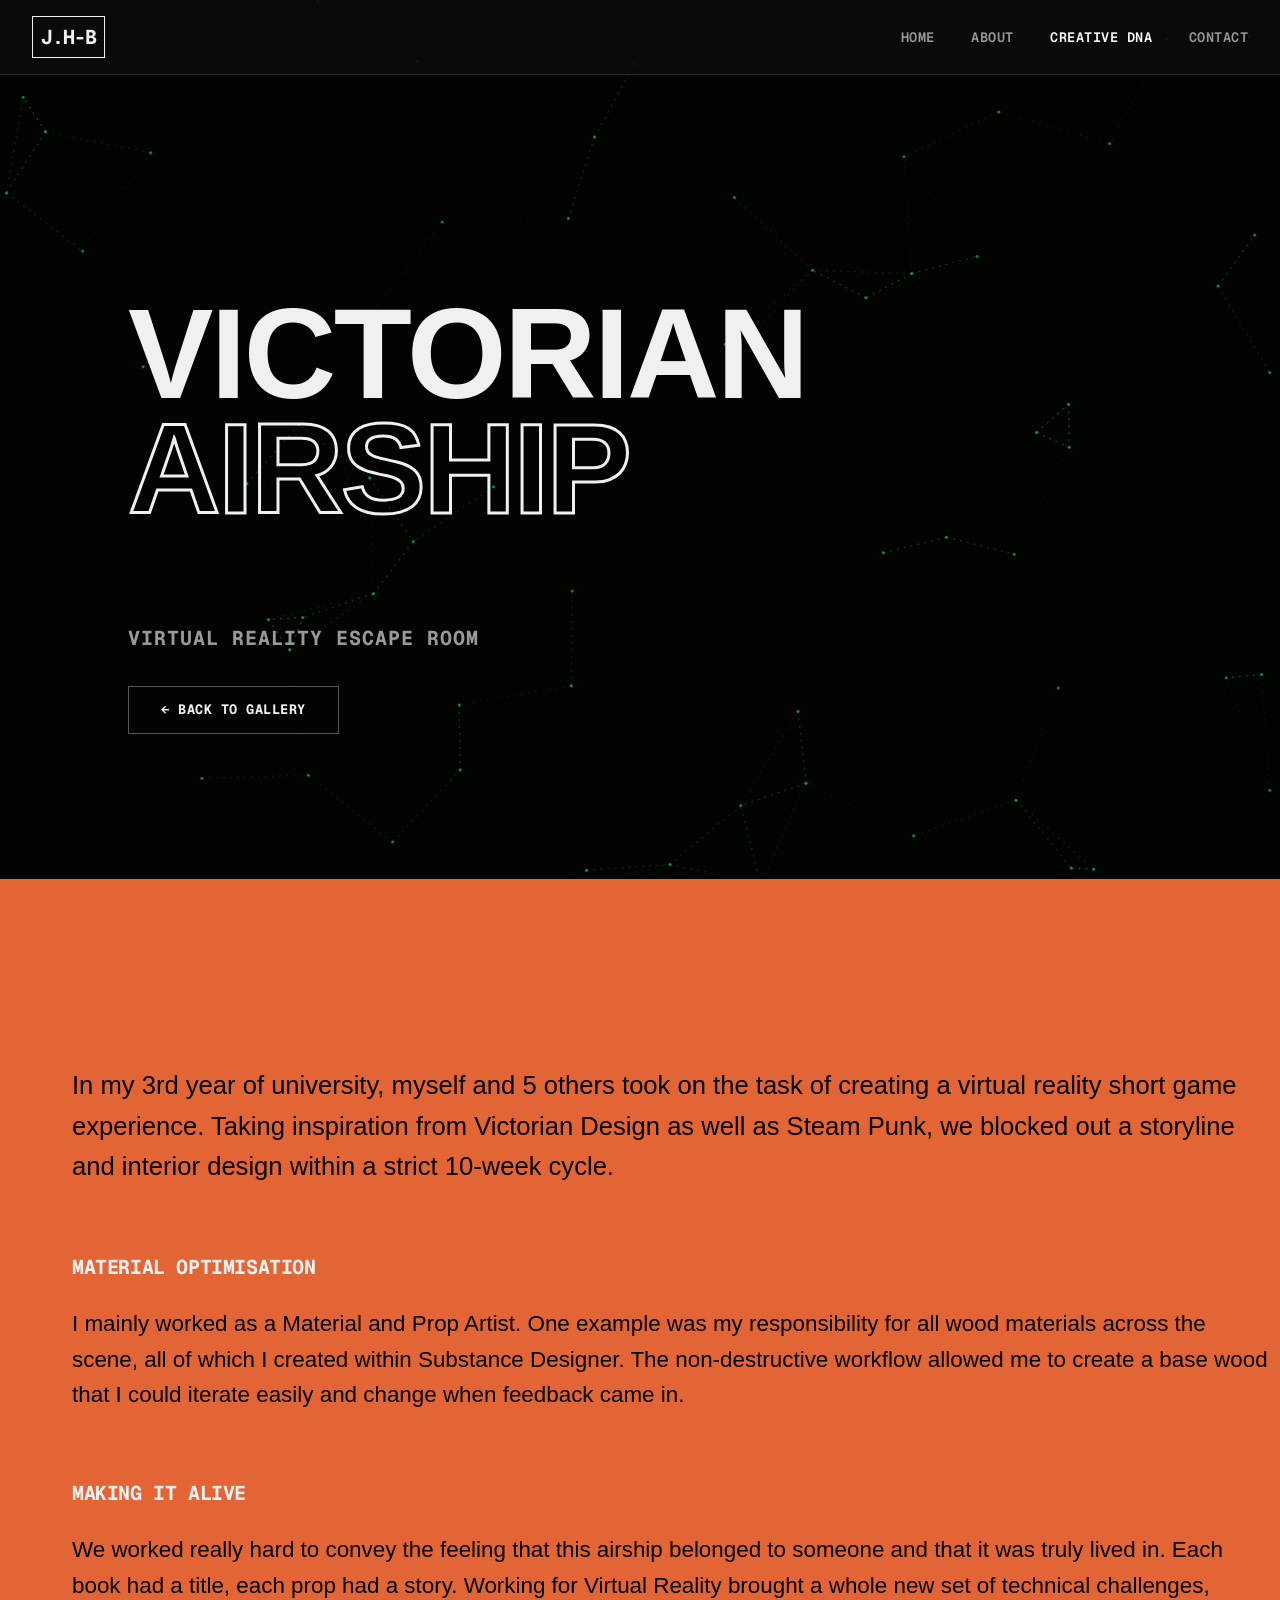
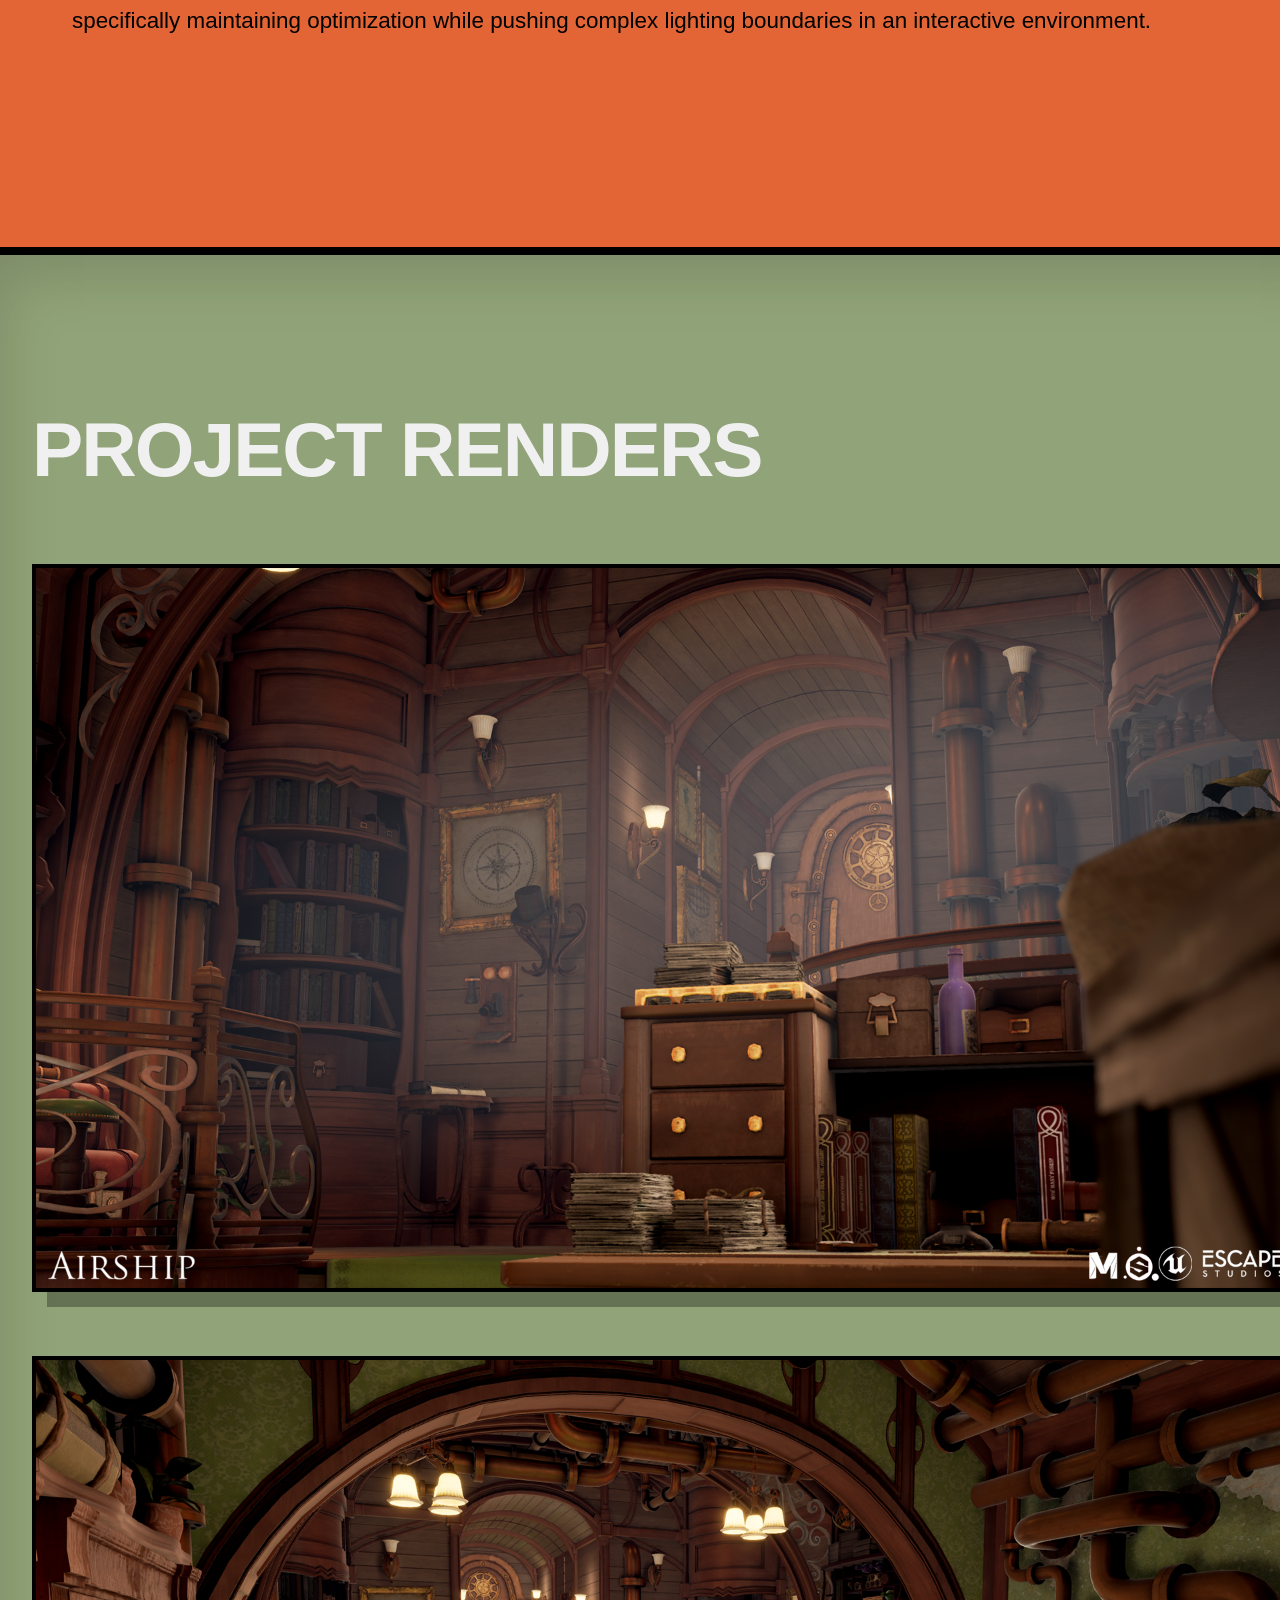
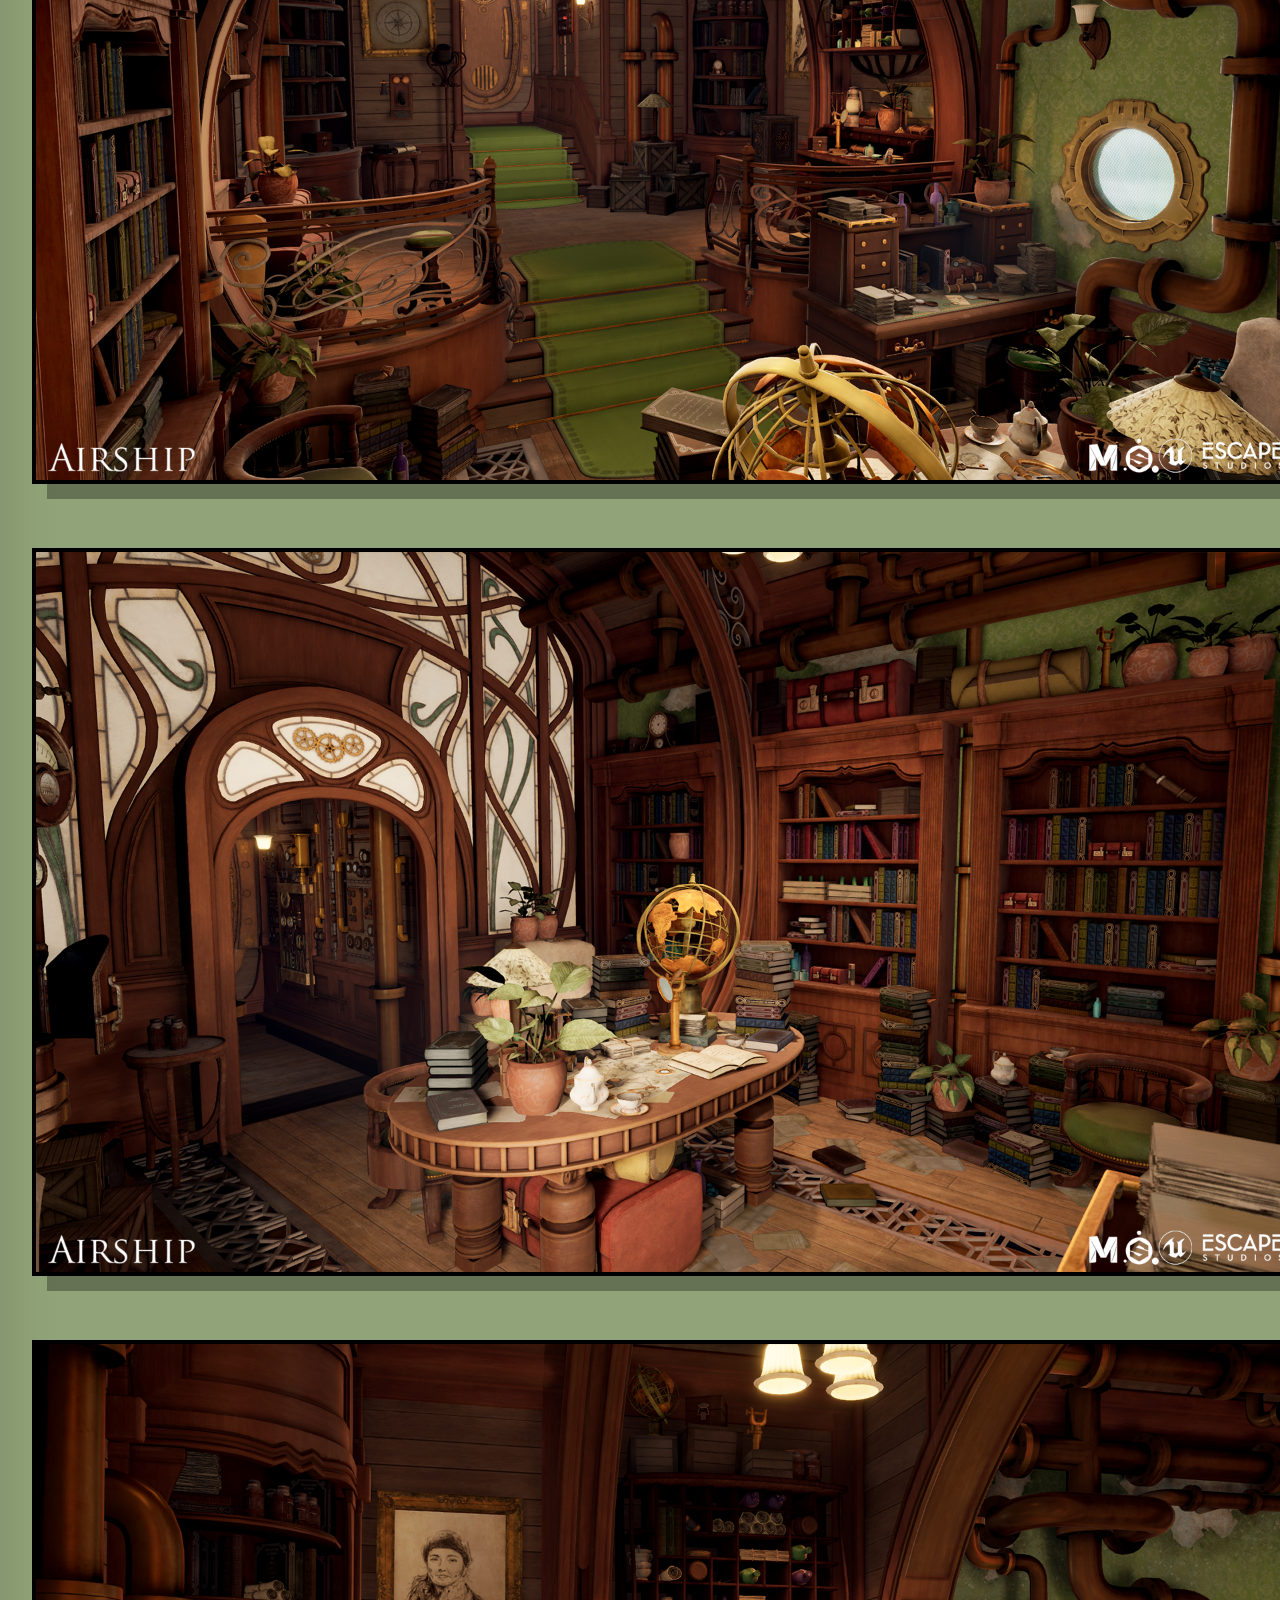
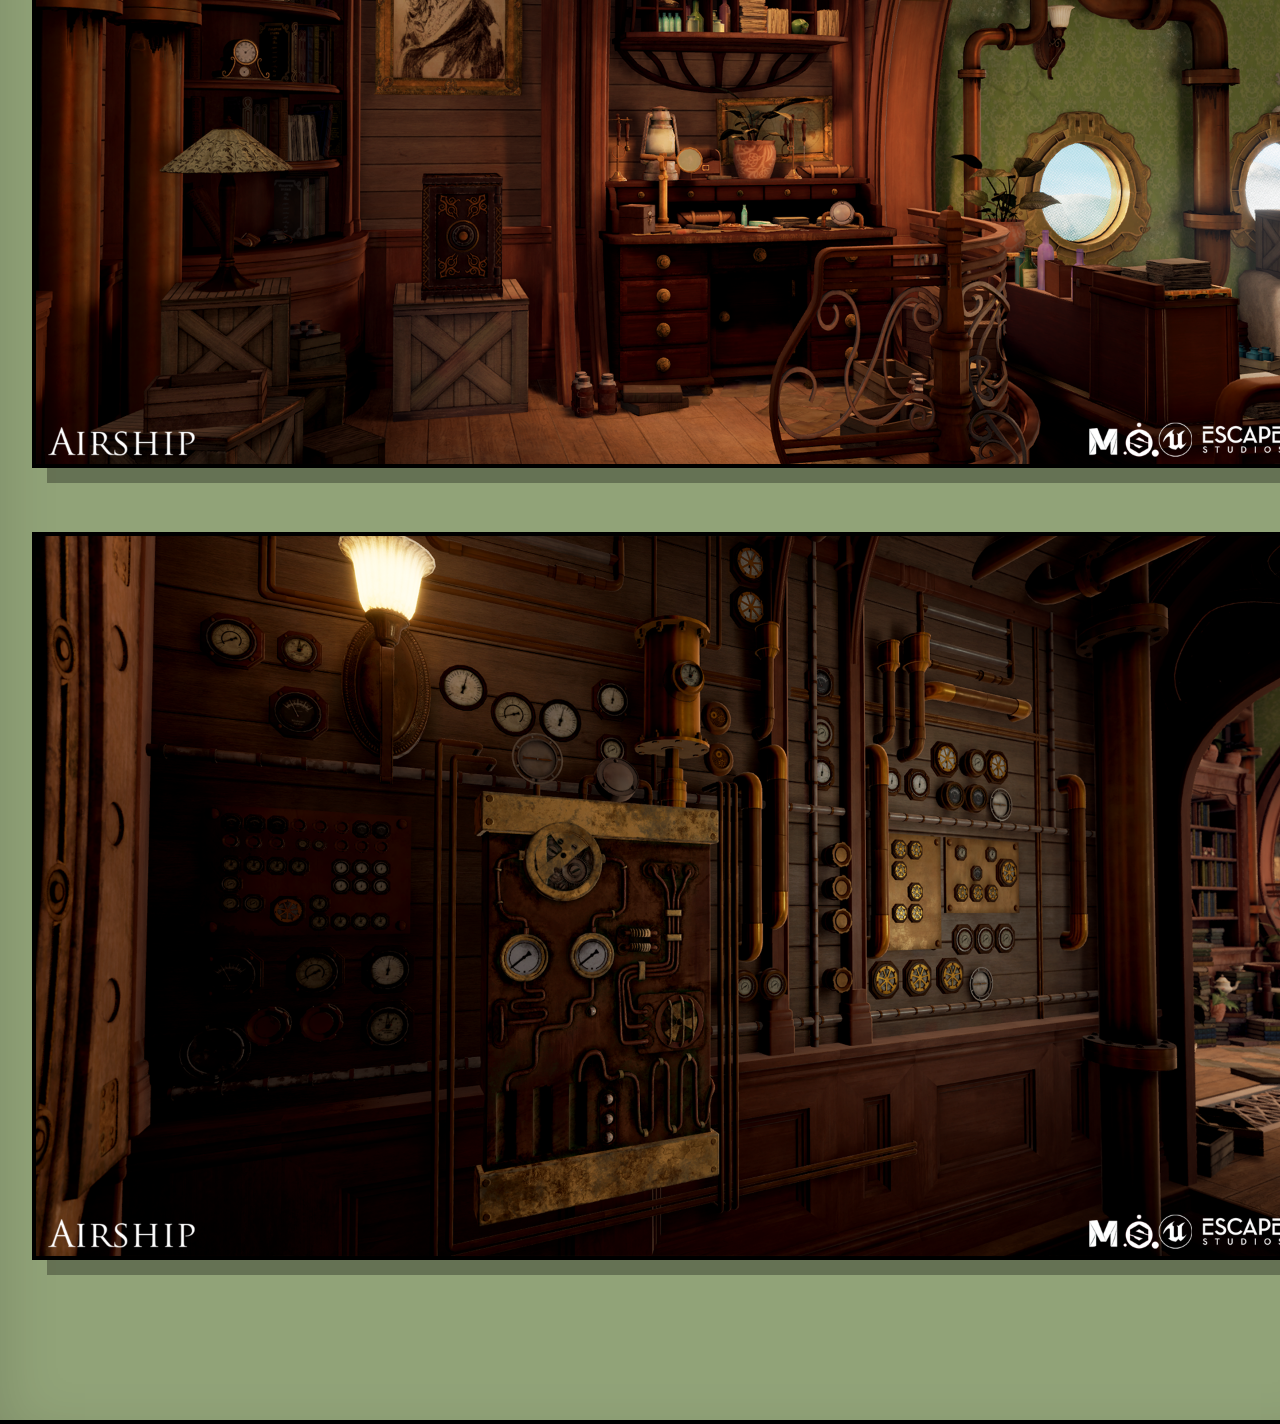
<file: project-airship.html>
<!DOCTYPE html>
<html lang="en">

<head>
    <meta charset="UTF-8">
    <meta name="viewport" content="width=device-width, initial-scale=1.0">
    <title>Victorian Airship | J.H-B</title>
    <link rel="stylesheet" href="styles.css">
    <style>
        .massive-gallery-image {
            width: 100%;
            height: auto;
            border: 4px solid #000;
            box-shadow: 15px 15px 0px rgba(0, 0, 0, 0.3);
            margin-bottom: 4rem;
        }
    </style>
</head>

<body>
    <canvas id="math-canvas"></canvas>

    <nav class="navbar"
        style="border-bottom: 1px solid var(--border-color); background: rgba(12,12,12,0.9); z-index: 10;">
        <a href="about-skills.html" class="logo" style="color: var(--text-primary);">J.H-B</a>
        <button class="hamburger" aria-label="Toggle navigation">
            <span></span><span></span><span></span>
        </button>
        <div class="nav-links">
            <a href="index.html">Home</a>
            <a href="about.html">About</a>
            <a href="art.html" style="color: var(--accent);">Creative DNA</a>
            <a href="contact.html">Contact</a>
        </div>
    </nav>

    <header class="cm-hero"
        style="min-height: 80vh; justify-content: center; align-items: flex-start; padding-left: 10vw;">
        <div class="cm-massive-title" style="flex-direction: column; gap: 0; align-items: flex-start;">
            <h1 style="font-size: clamp(3rem, 10vw, 8rem); line-height: 0.9; margin: 0; text-transform: uppercase;">
                VICTORIAN</h1>
            <h1
                style="font-size: clamp(3rem, 10vw, 8rem); line-height: 0.9; margin: 0; text-transform: uppercase; color: transparent; -webkit-text-stroke: 3px var(--text-primary);">
                AIRSHIP</h1>
        </div>
        <div style="margin-top: 4rem;">
            <h2
                style="font-family: 'Geist Mono', monospace; font-size: 1.25rem; text-transform: uppercase; letter-spacing: 1px; color: var(--text-secondary); margin-bottom: 2rem;">
                Virtual Reality Escape Room</h2>
            <a href="art.html" class="btn secondary">&larr; Back to Gallery</a>
        </div>
    </header>

    <section style="width: 100%; position: relative; z-index: 2;">

        <div class="cm-color-block terracotta-block">
            <div class="cm-block-container" style="max-width: 1200px;">
                <p class="cm-block-text" style="margin-bottom: 3rem;">In my 3rd year of university, myself and 5 others
                    took on the task of creating a virtual reality short game experience. Taking inspiration from
                    Victorian
                    Design as well as Steam Punk, we blocked out a storyline and interior design within a strict 10-week
                    cycle.</p>

                <h3
                    style="font-family: 'Geist Mono', monospace; font-size: 1.25rem; text-transform: uppercase; margin-top: 4rem; margin-bottom: 1rem;">
                    Material Optimisation</h3>
                <p class="cm-block-text" style="font-size: 1.4rem;">I mainly worked as a Material and Prop Artist. One
                    example was my responsibility for all wood materials across the scene, all of which I created within
                    Substance Designer. The non-destructive workflow allowed me to create a base wood that I could
                    iterate easily and change when feedback came in.</p>

                <h3
                    style="font-family: 'Geist Mono', monospace; font-size: 1.25rem; text-transform: uppercase; margin-top: 4rem; margin-bottom: 1rem;">
                    Making It Alive</h3>
                <p class="cm-block-text" style="font-size: 1.4rem;">We worked really hard to convey the feeling that
                    this airship belonged to someone and that it was truly lived in. Each book had a title, each prop
                    had a story. Working for Virtual Reality brought a whole new set of technical challenges,
                    specifically maintaining optimization while pushing complex lighting boundaries in an interactive
                    environment.</p>
            </div>
        </div>

        <div class="cm-color-block sage-block">
            <div class="cm-block-container">
                <h2 class="cm-massive-heading" style="margin-bottom: 5rem;">PROJECT RENDERS</h2>
                <div style="display: flex; flex-direction: column;">
                    <img src="assets/art/Airship%20Project/AirshipWholeRender_1.png" alt="Airship Render 1"
                        class="massive-gallery-image">
                    <img src="assets/art/Airship%20Project/AirshipWholeRender_5.png" alt="Airship Render 2"
                        class="massive-gallery-image">
                    <img src="assets/art/Airship%20Project/AirshipWholeRender_7.png" alt="Airship Render 3"
                        class="massive-gallery-image">
                    <img src="assets/art/Airship%20Project/AirshipWholeRender_9.png" alt="Airship Render 4"
                        class="massive-gallery-image">
                    <img src="assets/art/Airship%20Project/AirshipWholeRender_2.png" alt="Airship Render 5"
                        class="massive-gallery-image" style="margin-bottom: 0;">
                </div>
            </div>
        </div>

    </section>

    <script src="geometry.js"></script>
</body>

</html>
</file>
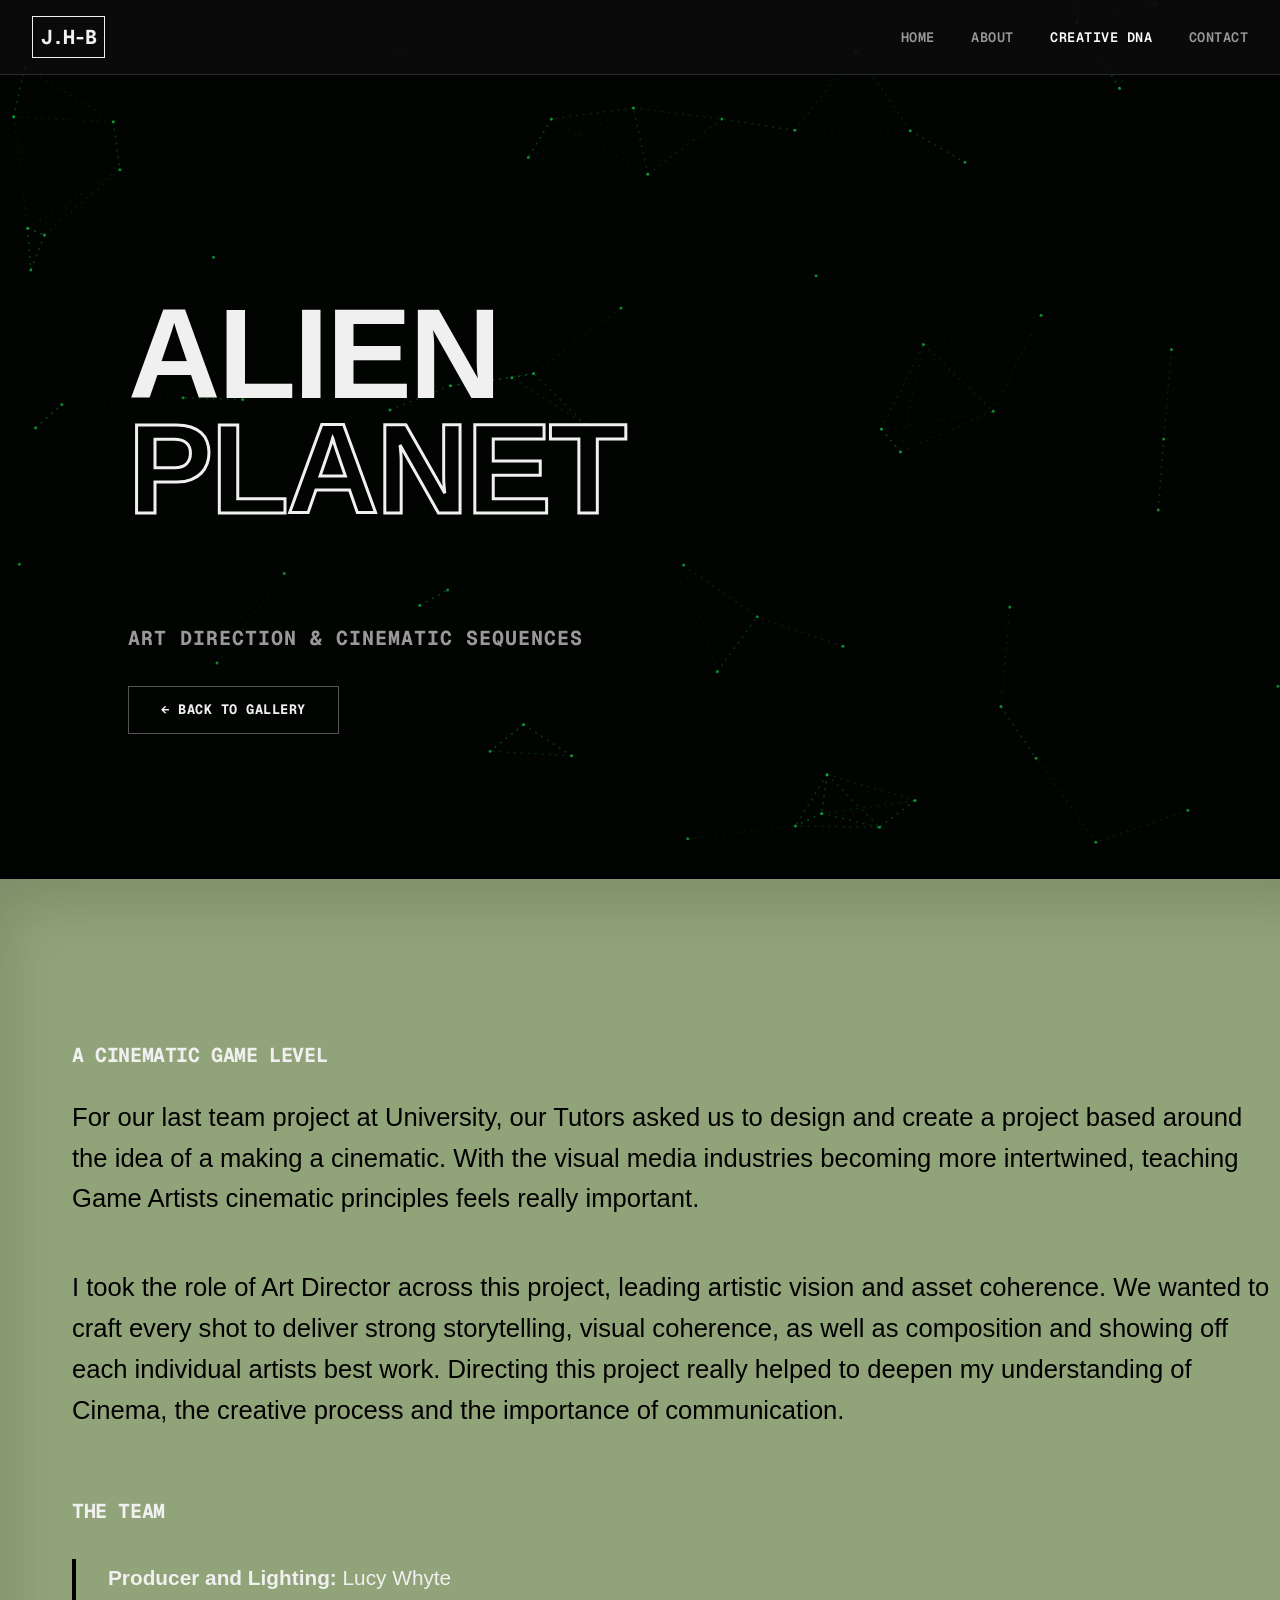
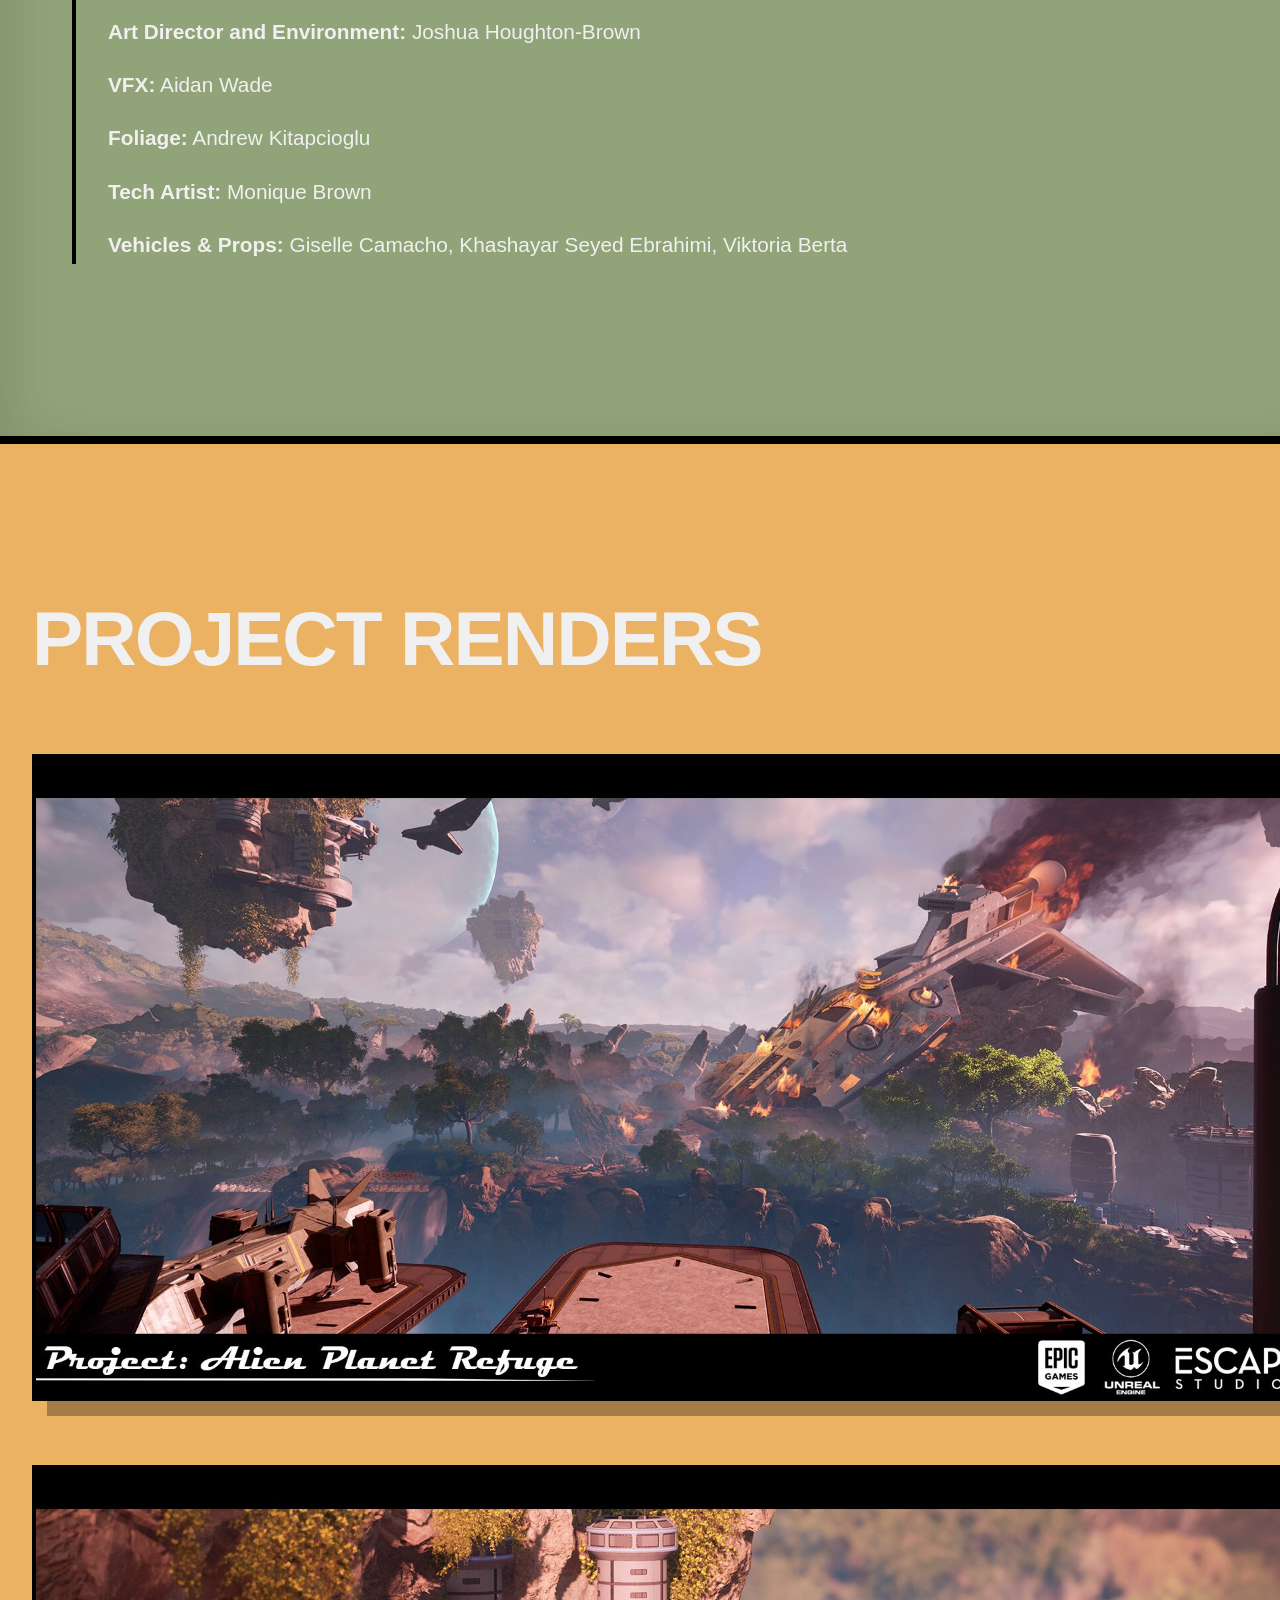
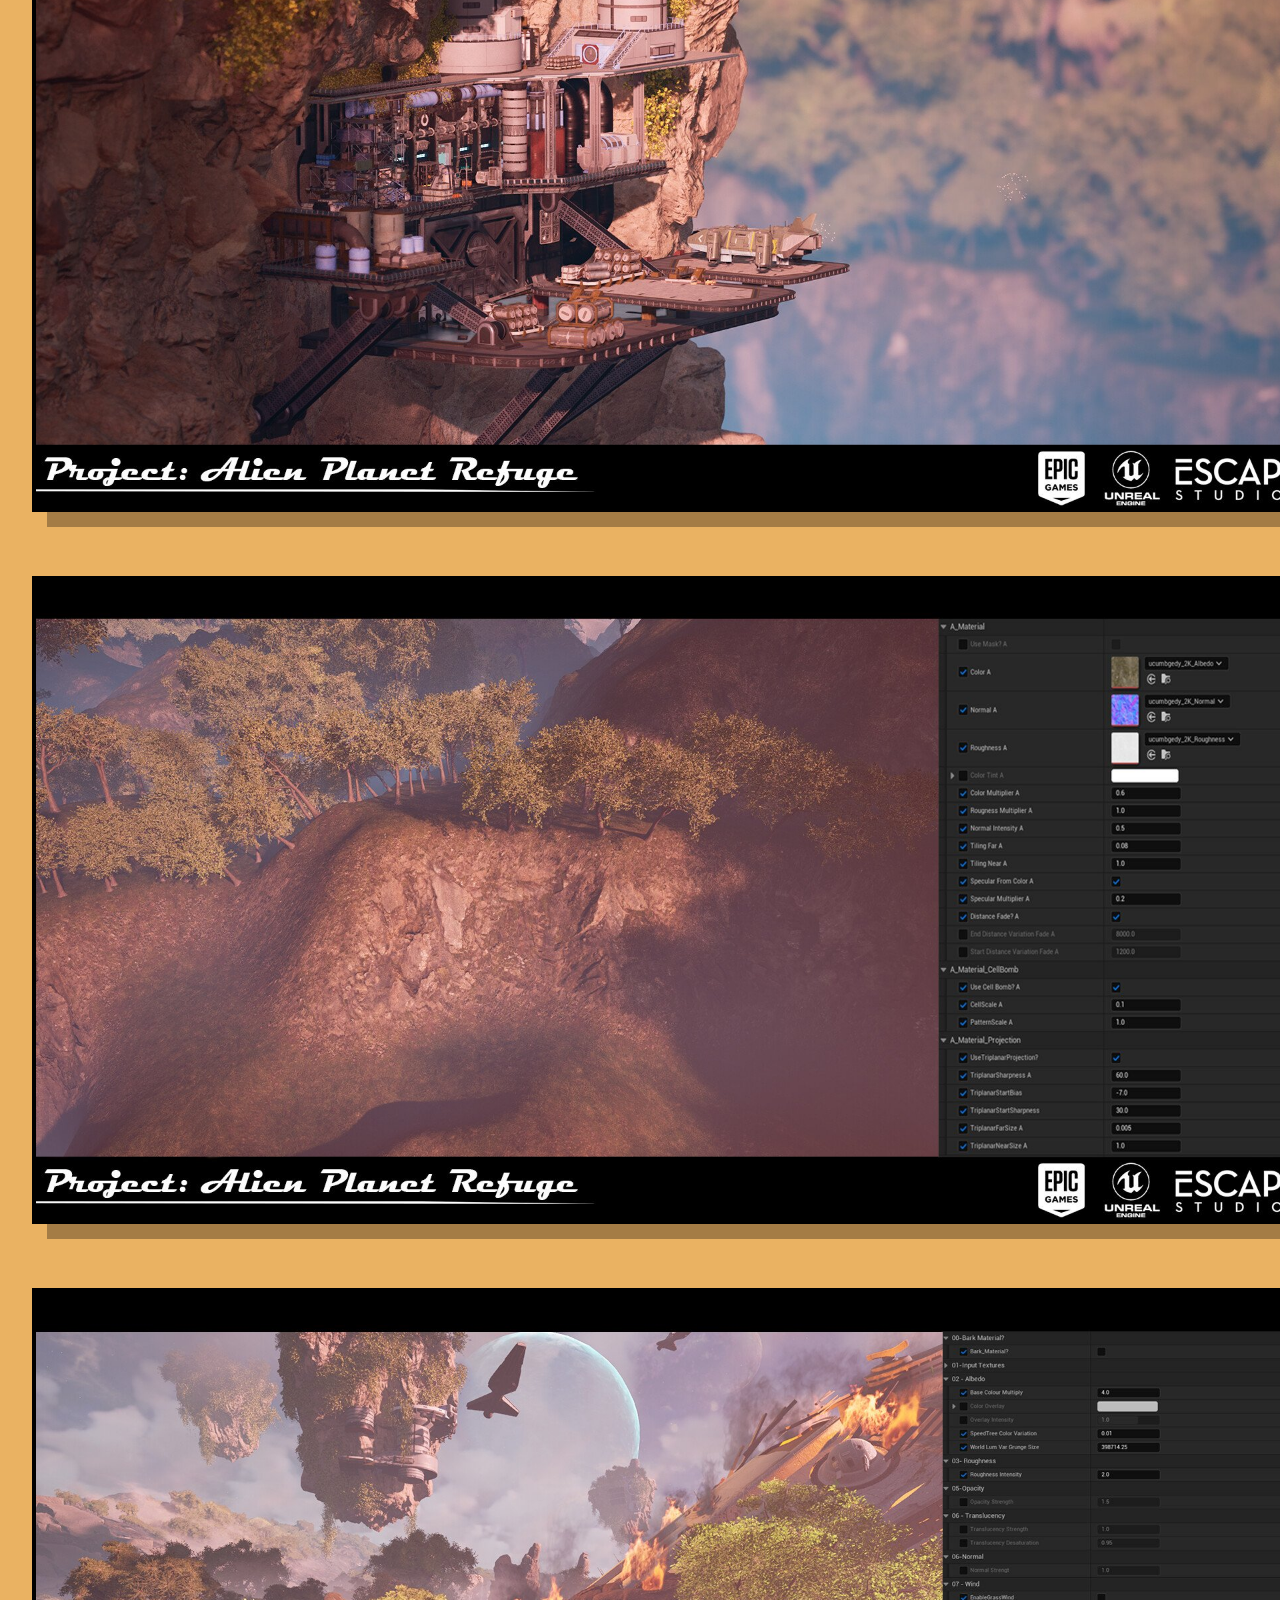
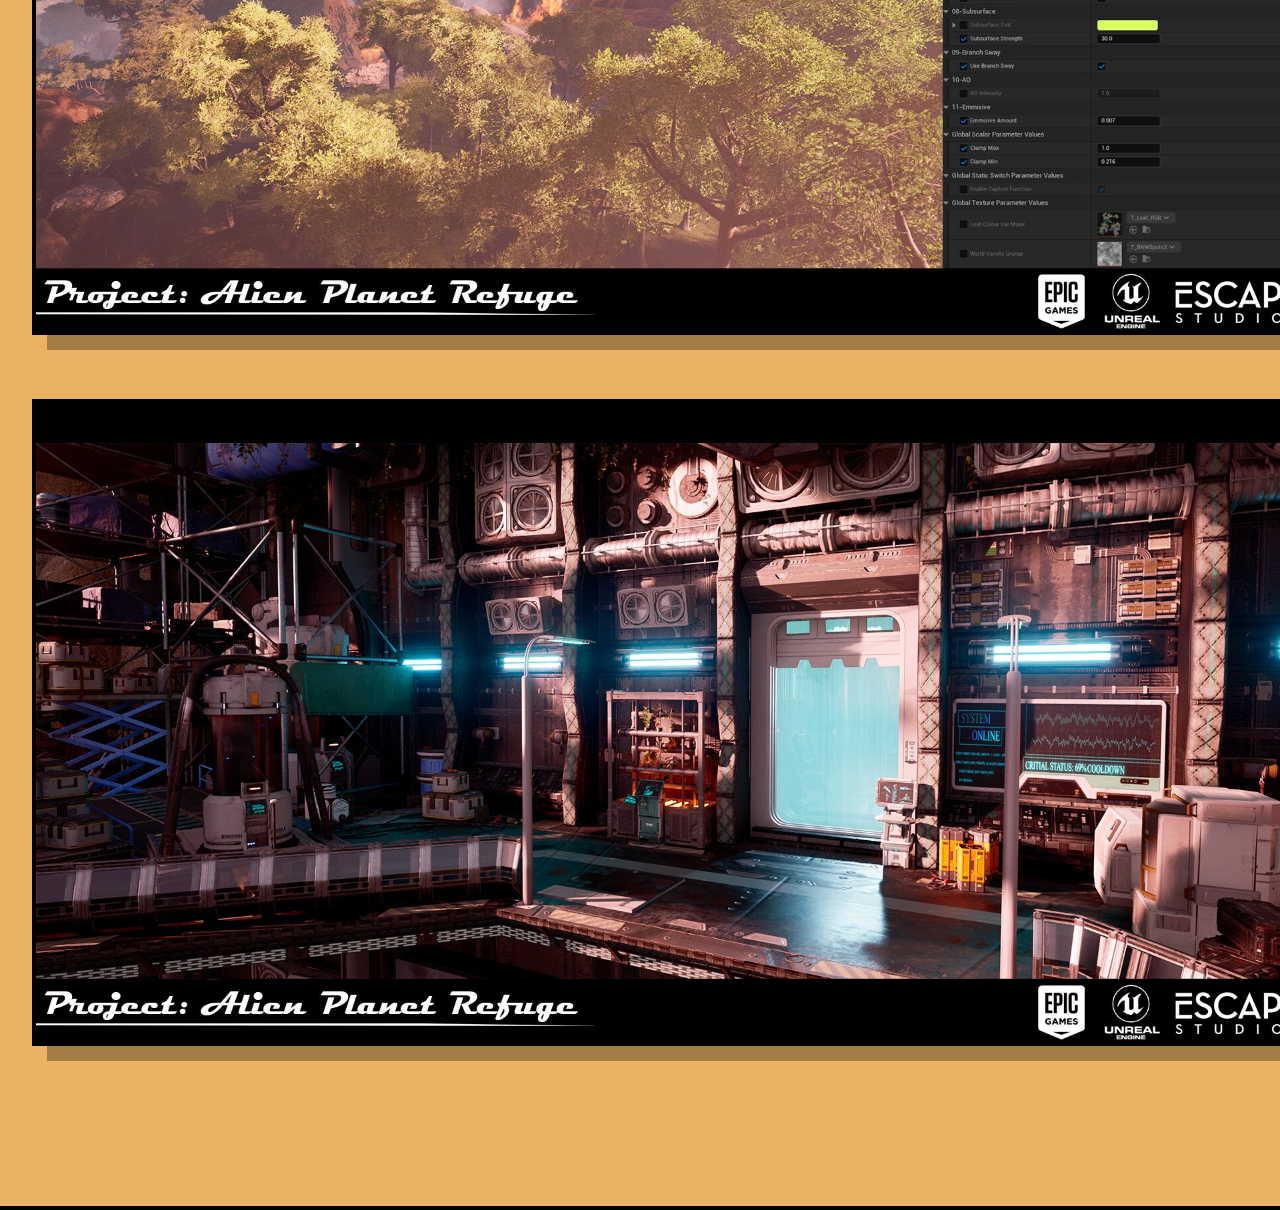
<file: project-alien-planet.html>
<!DOCTYPE html>
<html lang="en">

<head>
    <meta charset="UTF-8">
    <meta name="viewport" content="width=device-width, initial-scale=1.0">
    <title>Alien Planet | J.H-B</title>
    <link rel="stylesheet" href="styles.css">
    <style>
        .massive-gallery-image {
            width: 100%;
            height: auto;
            border: 4px solid #000;
            box-shadow: 15px 15px 0px rgba(0, 0, 0, 0.3);
            margin-bottom: 4rem;
        }
    </style>
</head>

<body>
    <canvas id="math-canvas"></canvas>

    <nav class="navbar"
        style="border-bottom: 1px solid var(--border-color); background: rgba(12,12,12,0.9); z-index: 10;">
        <a href="about-skills.html" class="logo" style="color: var(--text-primary);">J.H-B</a>
        <button class="hamburger" aria-label="Toggle navigation">
            <span></span><span></span><span></span>
        </button>
        <div class="nav-links">
            <a href="index.html">Home</a>
            <a href="about.html">About</a>
            <a href="art.html" style="color: var(--accent);">Creative DNA</a>
            <a href="contact.html">Contact</a>
        </div>
    </nav>

    <header class="cm-hero"
        style="min-height: 80vh; justify-content: center; align-items: flex-start; padding-left: 10vw;">
        <div class="cm-massive-title" style="flex-direction: column; gap: 0; align-items: flex-start;">
            <h1 style="font-size: clamp(3rem, 10vw, 8rem); line-height: 0.9; margin: 0; text-transform: uppercase;">
                ALIEN</h1>
            <h1
                style="font-size: clamp(3rem, 10vw, 8rem); line-height: 0.9; margin: 0; text-transform: uppercase; color: transparent; -webkit-text-stroke: 3px var(--text-primary);">
                PLANET</h1>
        </div>
        <div style="margin-top: 4rem;">
            <h2
                style="font-family: 'Geist Mono', monospace; font-size: 1.25rem; text-transform: uppercase; letter-spacing: 1px; color: var(--text-secondary); margin-bottom: 2rem;">
                Art Direction & Cinematic Sequences</h2>
            <a href="art.html" class="btn secondary">&larr; Back to Gallery</a>
        </div>
    </header>

    <section style="width: 100%; position: relative; z-index: 2;">

        <div class="cm-color-block sage-block">
            <div class="cm-block-container" style="max-width: 1200px;">
                <h3
                    style="font-family: 'Geist Mono', monospace; font-size: 1.25rem; text-transform: uppercase; margin-bottom: 1rem;">
                    A Cinematic Game Level</h3>
                <p class="cm-block-text" style="margin-bottom: 3rem;">For our last team project at University, our
                    Tutors asked us to design and create a project based around the idea of a making a cinematic. With
                    the visual media industries becoming more intertwined, teaching Game Artists cinematic principles
                    feels really important.</p>
                <p class="cm-block-text" style="margin-bottom: 4rem;">I took the role of Art Director across this
                    project, leading artistic vision and asset coherence. We wanted to craft every shot to deliver
                    strong storytelling, visual coherence, as well as composition and showing off each individual
                    artists best work. Directing this project really helped to deepen my understanding of Cinema, the
                    creative process and the importance of communication.</p>

                <h3
                    style="font-family: 'Geist Mono', monospace; font-size: 1.25rem; text-transform: uppercase; margin-bottom: 2rem;">
                    The Team</h3>
                <ul
                    style="font-size: 1.3rem; line-height: 1.8; list-style-type: none; padding-left: 0; margin: 0; border-left: 4px solid #000; padding-left: 2rem;">
                    <li style="margin-bottom: 1rem;"><strong>Producer and Lighting:</strong> Lucy Whyte</li>
                    <li style="margin-bottom: 1rem;"><strong>Art Director and Environment:</strong> Joshua
                        Houghton-Brown</li>
                    <li style="margin-bottom: 1rem;"><strong>VFX:</strong> Aidan Wade</li>
                    <li style="margin-bottom: 1rem;"><strong>Foliage:</strong> Andrew Kitapcioglu</li>
                    <li style="margin-bottom: 1rem;"><strong>Tech Artist:</strong> Monique Brown</li>
                    <li><strong>Vehicles & Props:</strong> Giselle Camacho, Khashayar Seyed Ebrahimi, Viktoria Berta
                    </li>
                </ul>
            </div>
        </div>

        <div class="cm-color-block ochre-block">
            <div class="cm-block-container">
                <h2 class="cm-massive-heading" style="margin-bottom: 5rem;">PROJECT RENDERS</h2>
                <div style="display: flex; flex-direction: column;">
                    <img src="assets/art/Alien%20Planet%20Project/joshua-artstation-8.jpg.jpeg" alt="Cinema Still 1"
                        class="massive-gallery-image">
                    <img src="assets/art/Alien%20Planet%20Project/joshua-artstation-2.jpg.jpeg" alt="Cinema Still 2"
                        class="massive-gallery-image">
                    <img src="assets/art/Alien%20Planet%20Project/joshua-artstation-landscape.jpg.jpeg"
                        alt="Landscape 1" class="massive-gallery-image">
                    <img src="assets/art/Alien%20Planet%20Project/joshua-artstation-foliage.jpg.jpeg" alt="Foliage 1"
                        class="massive-gallery-image">
                    <img src="assets/art/Alien%20Planet%20Project/joshua-artstation-1.jpg.jpeg" alt="Cinema Still 3"
                        class="massive-gallery-image" style="margin-bottom: 0;">
                </div>
            </div>
        </div>

    </section>

    <script src="geometry.js"></script>
</body>

</html>
</file>
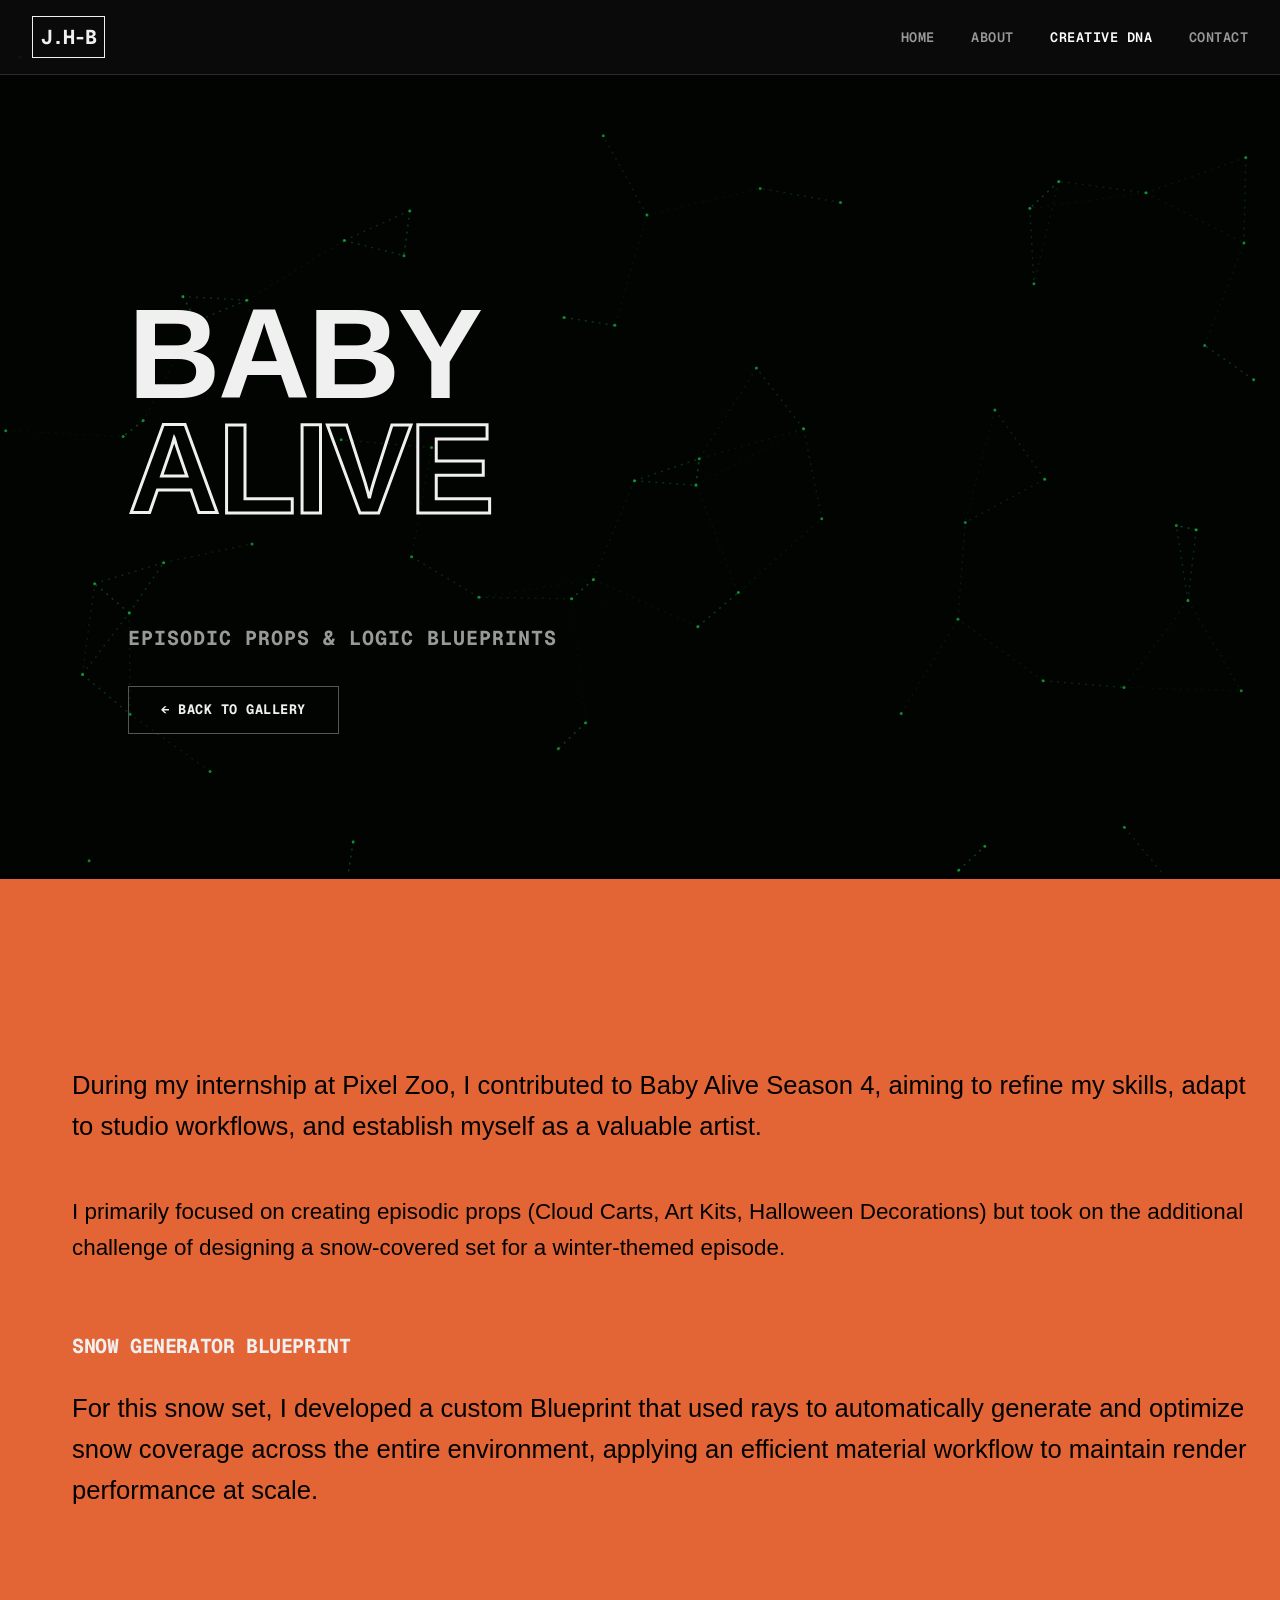
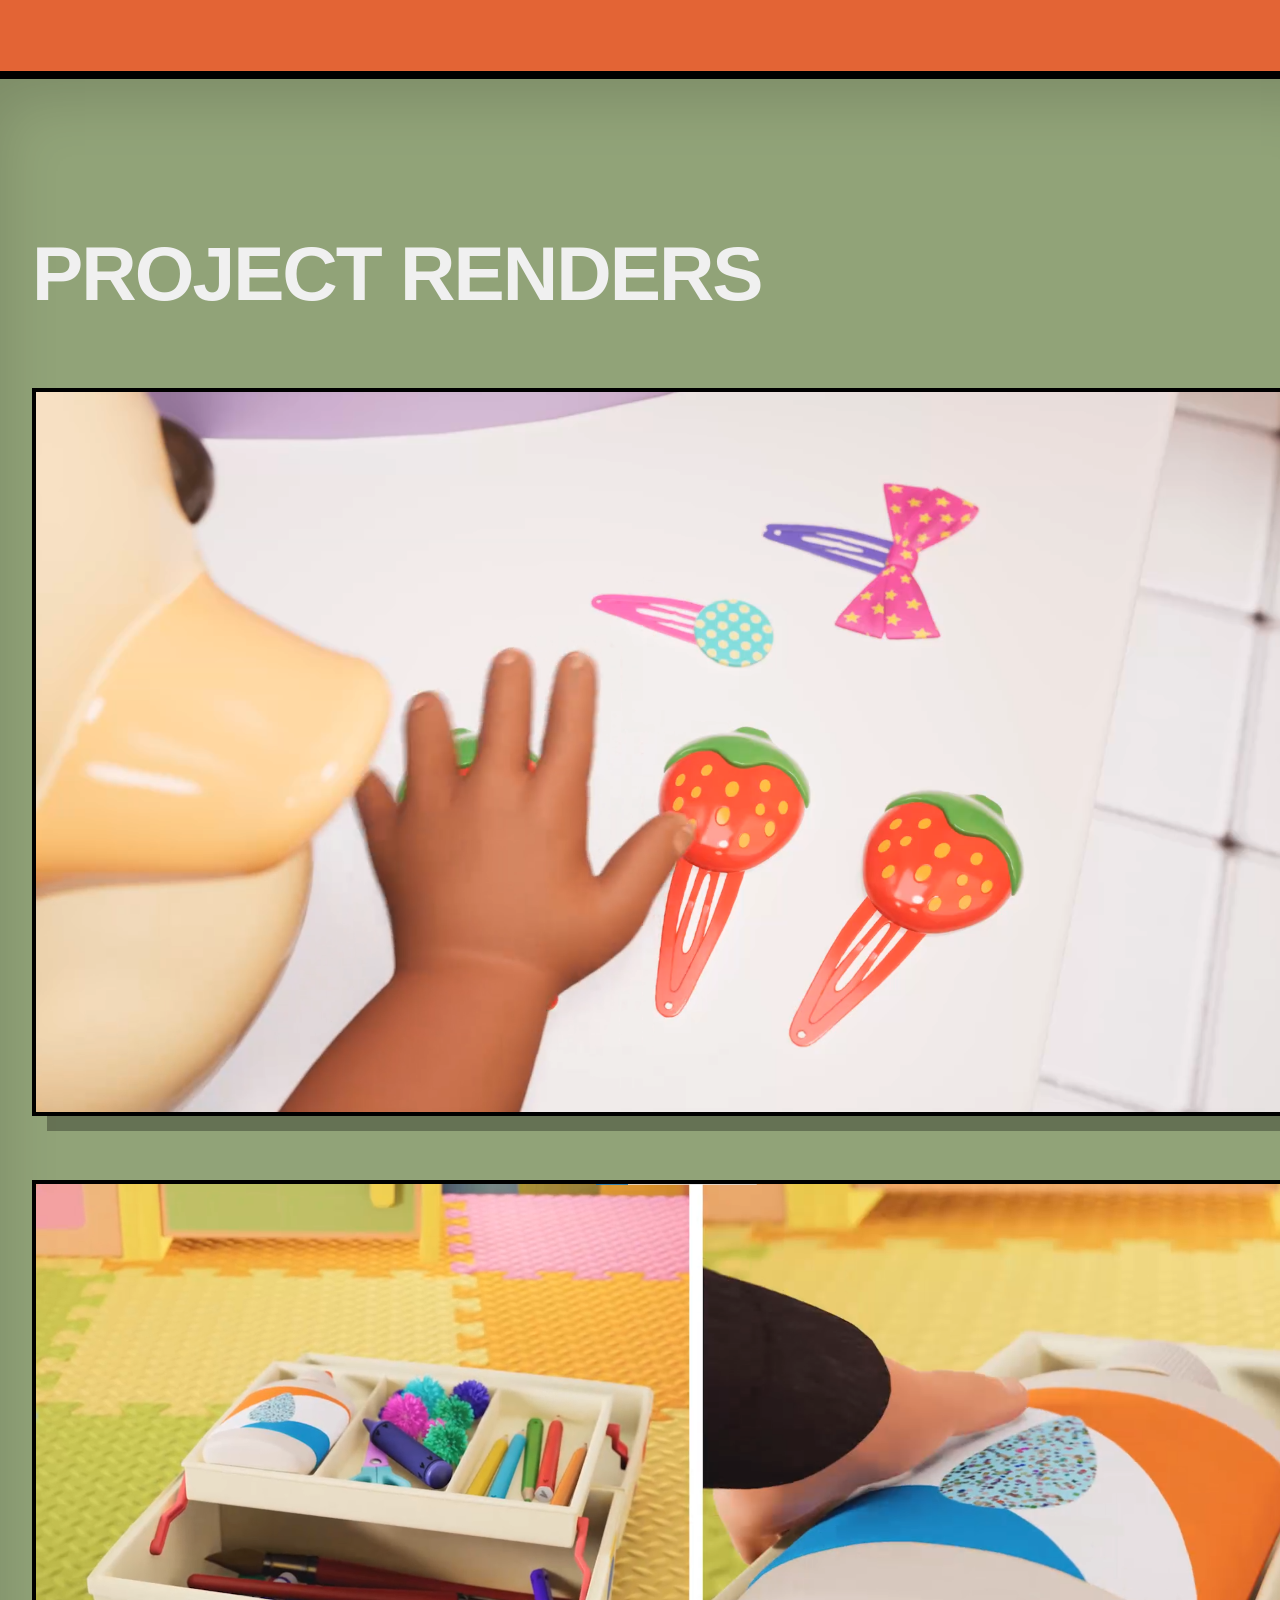
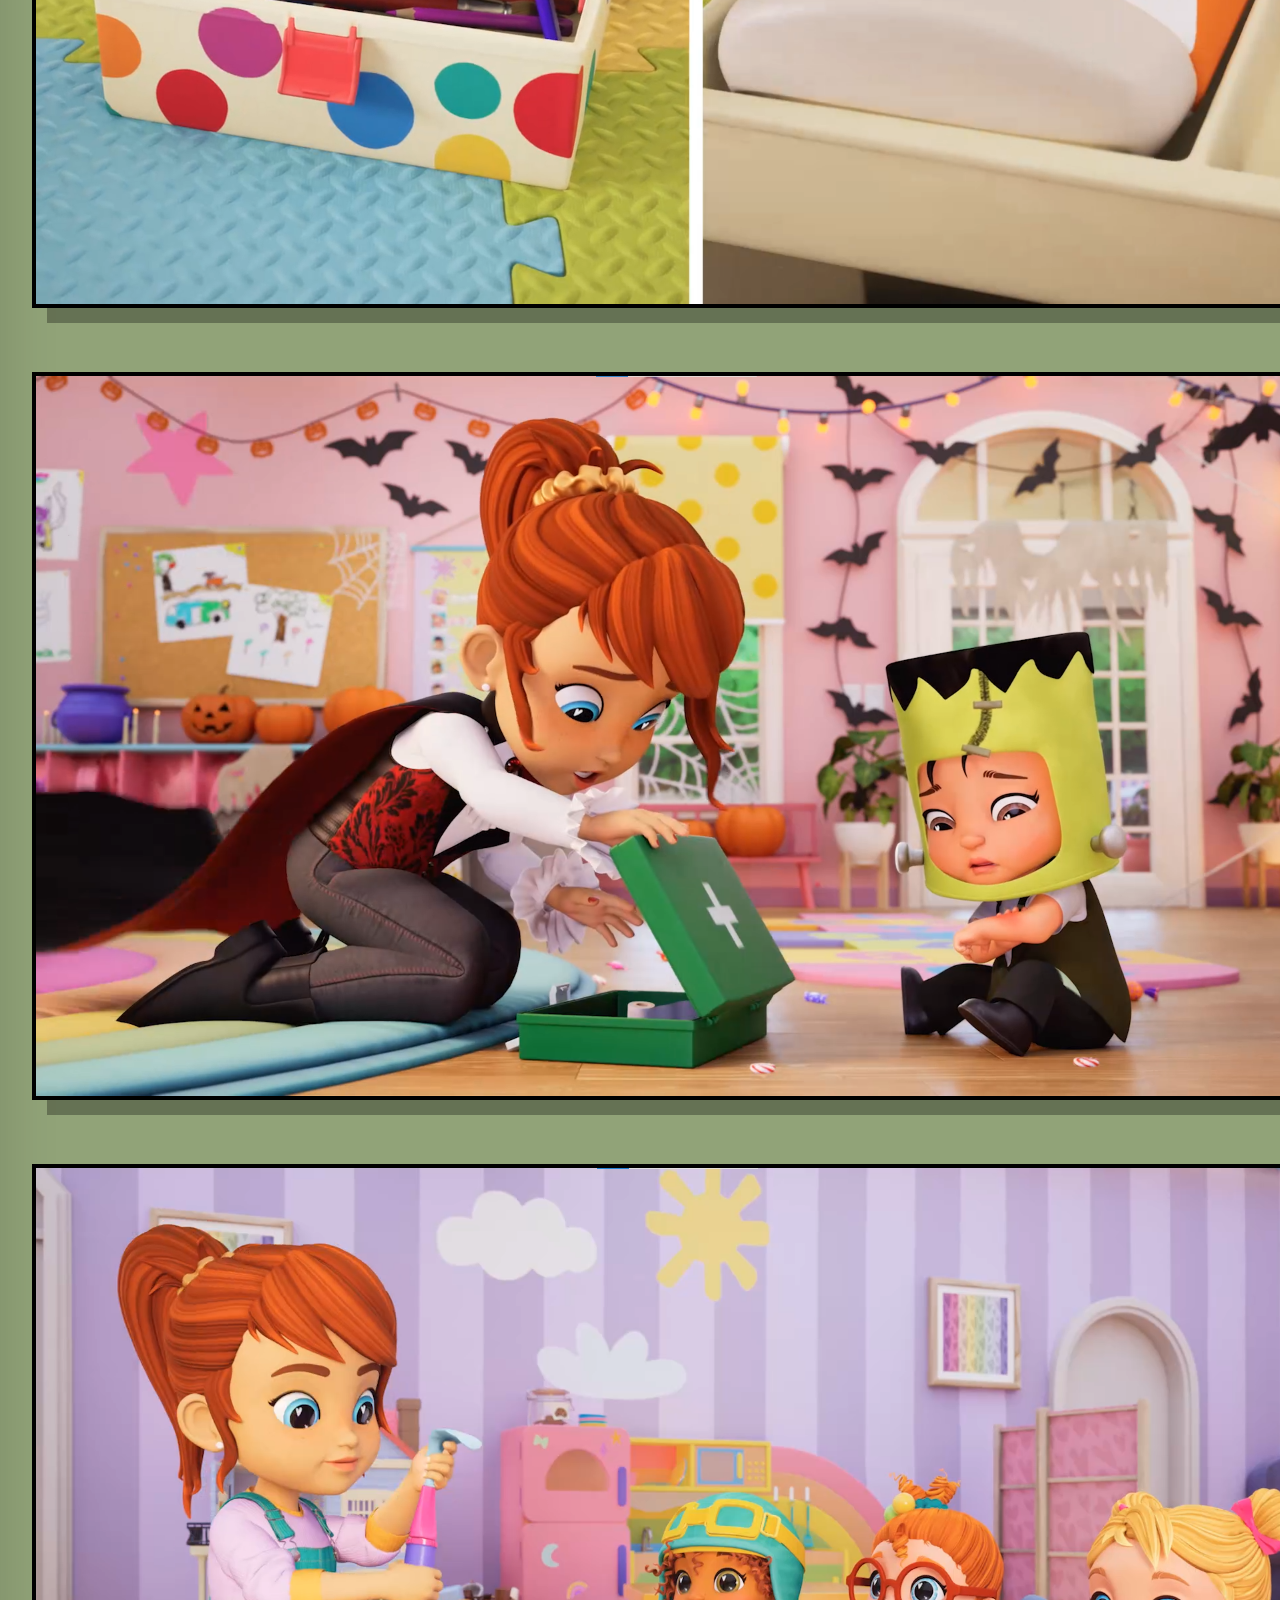
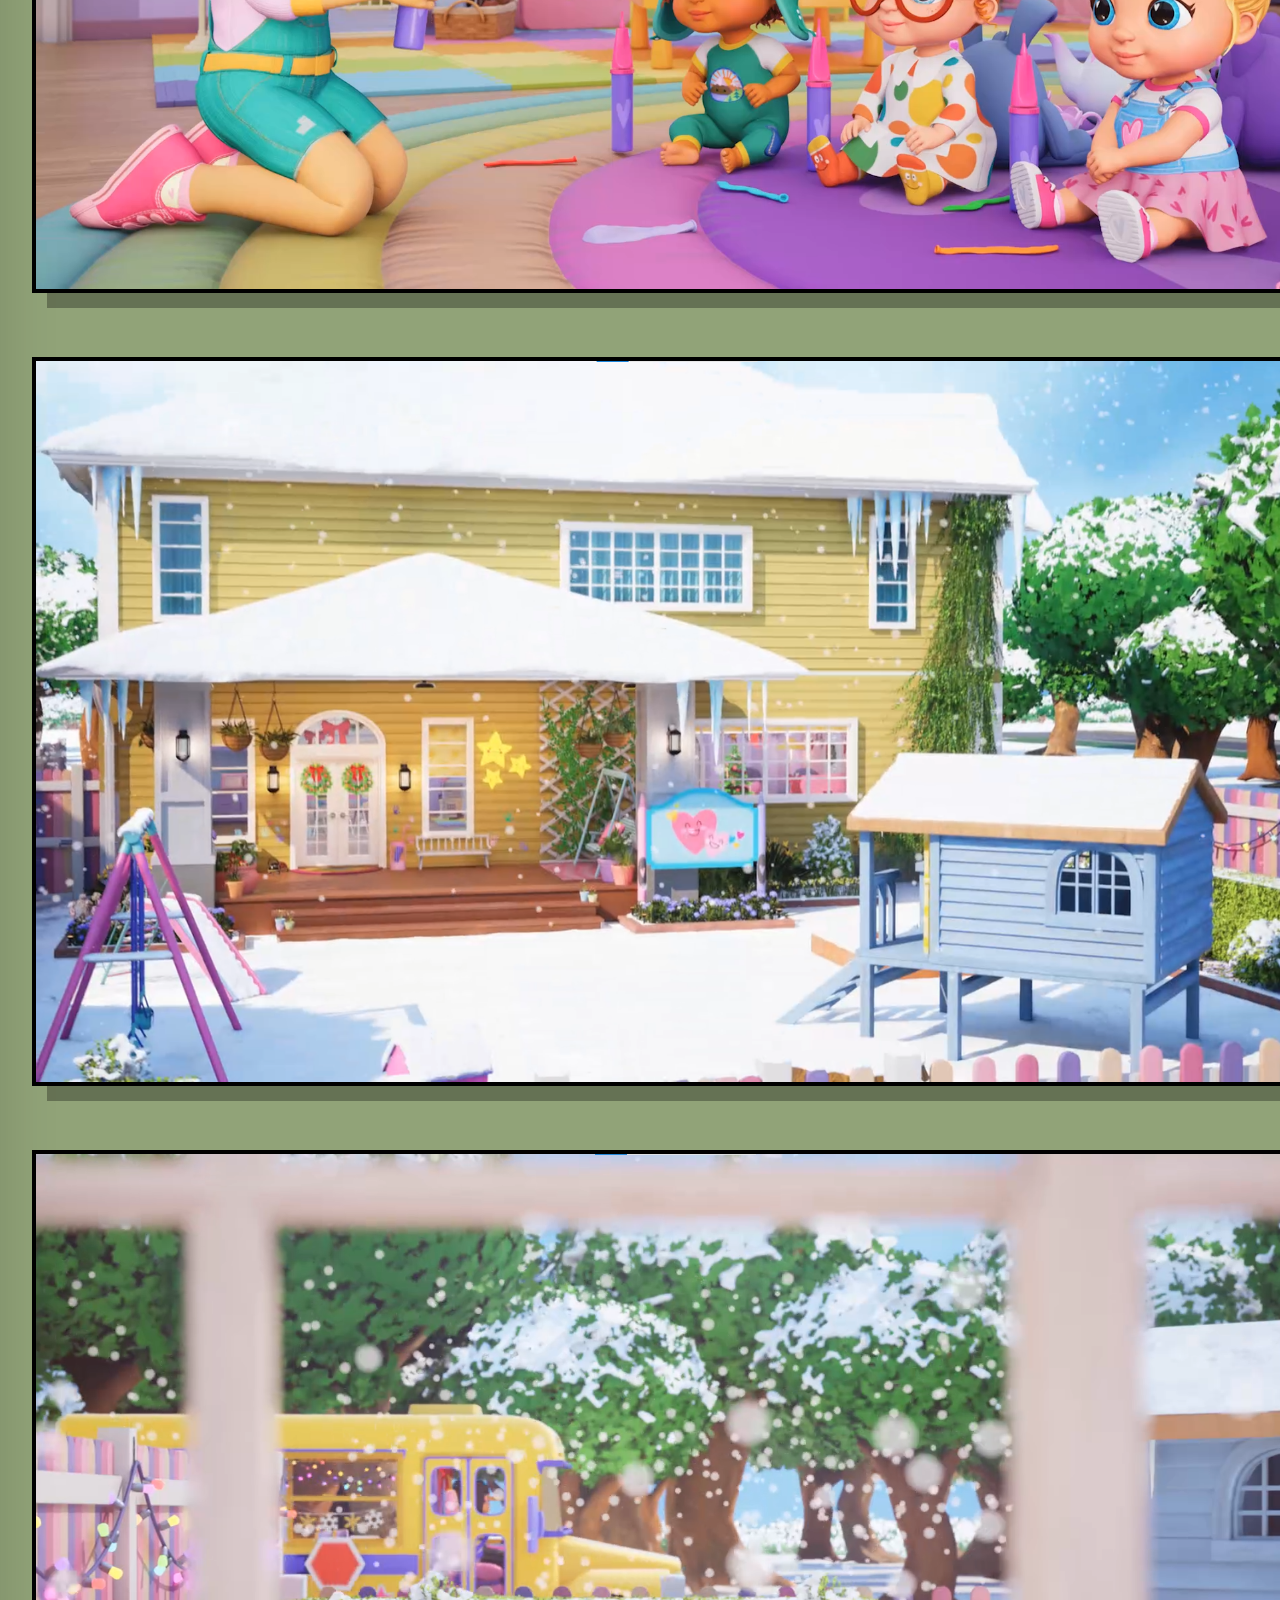
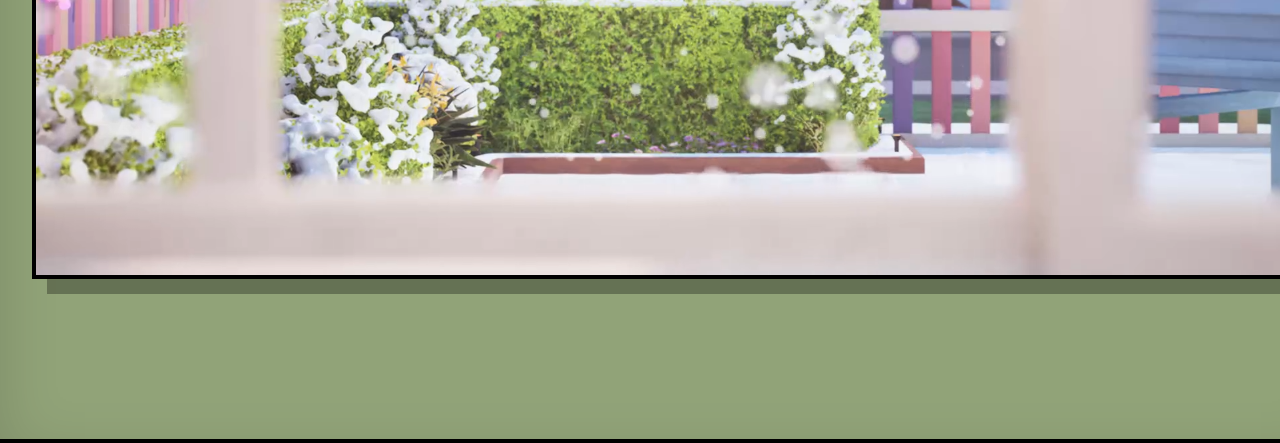
<file: project-baby-alive.html>
<!DOCTYPE html>
<html lang="en">

<head>
    <meta charset="UTF-8">
    <meta name="viewport" content="width=device-width, initial-scale=1.0">
    <title>Baby Alive | J.H-B</title>
    <link rel="stylesheet" href="styles.css">
    <style>
        .massive-gallery-image {
            width: 100%;
            height: auto;
            border: 4px solid #000;
            box-shadow: 15px 15px 0px rgba(0, 0, 0, 0.3);
            margin-bottom: 4rem;
        }
    </style>
</head>

<body>
    <canvas id="math-canvas"></canvas>

    <nav class="navbar"
        style="border-bottom: 1px solid var(--border-color); background: rgba(12,12,12,0.9); z-index: 10;">
        <a href="about-skills.html" class="logo" style="color: var(--text-primary);">J.H-B</a>
        <button class="hamburger" aria-label="Toggle navigation">
            <span></span><span></span><span></span>
        </button>
        <div class="nav-links">
            <a href="index.html">Home</a>
            <a href="about.html">About</a>
            <a href="art.html" style="color: var(--accent);">Creative DNA</a>
            <a href="contact.html">Contact</a>
        </div>
    </nav>

    <header class="cm-hero"
        style="min-height: 80vh; justify-content: center; align-items: flex-start; padding-left: 10vw;">
        <div class="cm-massive-title" style="flex-direction: column; gap: 0; align-items: flex-start;">
            <h1 style="font-size: clamp(3rem, 10vw, 8rem); line-height: 0.9; margin: 0; text-transform: uppercase;">BABY
            </h1>
            <h1
                style="font-size: clamp(3rem, 10vw, 8rem); line-height: 0.9; margin: 0; text-transform: uppercase; color: transparent; -webkit-text-stroke: 3px var(--text-primary);">
                ALIVE</h1>
        </div>
        <div style="margin-top: 4rem;">
            <h2
                style="font-family: 'Geist Mono', monospace; font-size: 1.25rem; text-transform: uppercase; letter-spacing: 1px; color: var(--text-secondary); margin-bottom: 2rem;">
                Episodic Props & Logic Blueprints</h2>
            <a href="art.html" class="btn secondary">&larr; Back to Gallery</a>
        </div>
    </header>

    <section style="width: 100%; position: relative; z-index: 2;">

        <div class="cm-color-block terracotta-block">
            <div class="cm-block-container" style="max-width: 1200px;">
                <p class="cm-block-text" style="margin-bottom: 3rem;">During my internship at Pixel Zoo, I contributed
                    to Baby Alive Season 4, aiming to refine my skills, adapt to studio workflows, and establish myself
                    as a valuable artist.</p>
                <p class="cm-block-text" style="font-size: 1.4rem;">I primarily focused on creating episodic props
                    (Cloud Carts, Art Kits, Halloween Decorations) but took on the additional challenge of designing a
                    snow-covered set for a winter-themed episode.</p>

                <h3
                    style="font-family: 'Geist Mono', monospace; font-size: 1.25rem; text-transform: uppercase; margin-top: 4rem; margin-bottom: 1rem;">
                    Snow Generator Blueprint</h3>
                <p class="cm-block-text" style="margin-bottom: 0;">For this snow set, I developed a custom Blueprint
                    that used rays to automatically generate and optimize snow coverage across the entire environment,
                    applying an efficient material workflow to maintain render performance at scale.</p>
            </div>
        </div>

        <div class="cm-color-block sage-block">
            <div class="cm-block-container">
                <h2 class="cm-massive-heading" style="margin-bottom: 5rem;">PROJECT RENDERS</h2>
                <div style="display: flex; flex-direction: column;">
                    <img src="assets/art/Baby%20Alive/Baby_Alive_01%25281%2529.png.webp" alt="Baby Alive Render 1"
                        class="massive-gallery-image">
                    <img src="assets/art/Baby%20Alive/Baby_Alive_01%25282%2529.png.webp" alt="Baby Alive Render 2"
                        class="massive-gallery-image">
                    <img src="assets/art/Baby%20Alive/Baby_Alive_01%25283%2529.png.webp" alt="Baby Alive Render 3"
                        class="massive-gallery-image">
                    <img src="assets/art/Baby%20Alive/Baby_Alive_01%25284%2529.png.webp" alt="Baby Alive Render 4"
                        class="massive-gallery-image">
                    <img src="assets/art/Baby%20Alive/Baby_Alive_01(6).webp" alt="Baby Alive Render 5"
                        class="massive-gallery-image">
                    <img src="assets/art/Baby%20Alive/snow_scene_01.png.webp" alt="Snow Scene Blueprint"
                        class="massive-gallery-image" style="margin-bottom: 0;">
                </div>
            </div>
        </div>

    </section>

    <script src="geometry.js"></script>
</body>

</html>
</file>
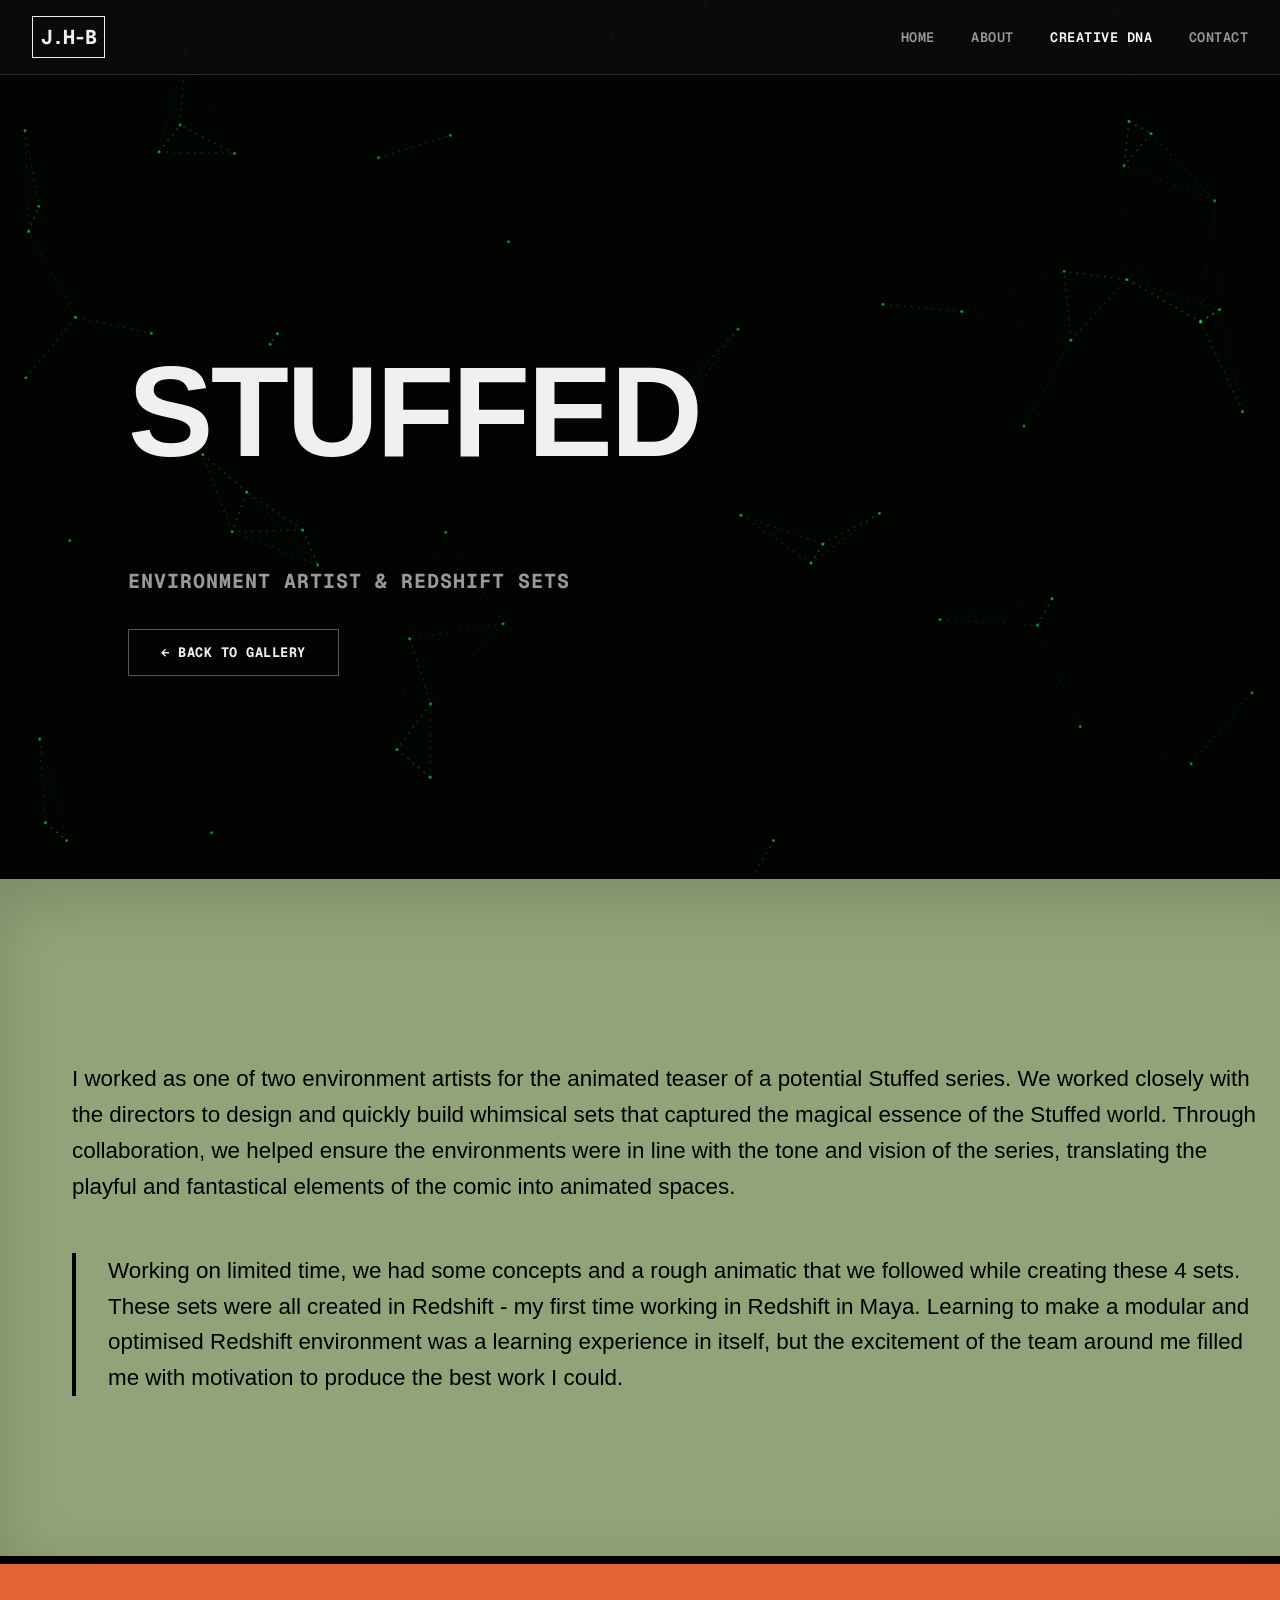
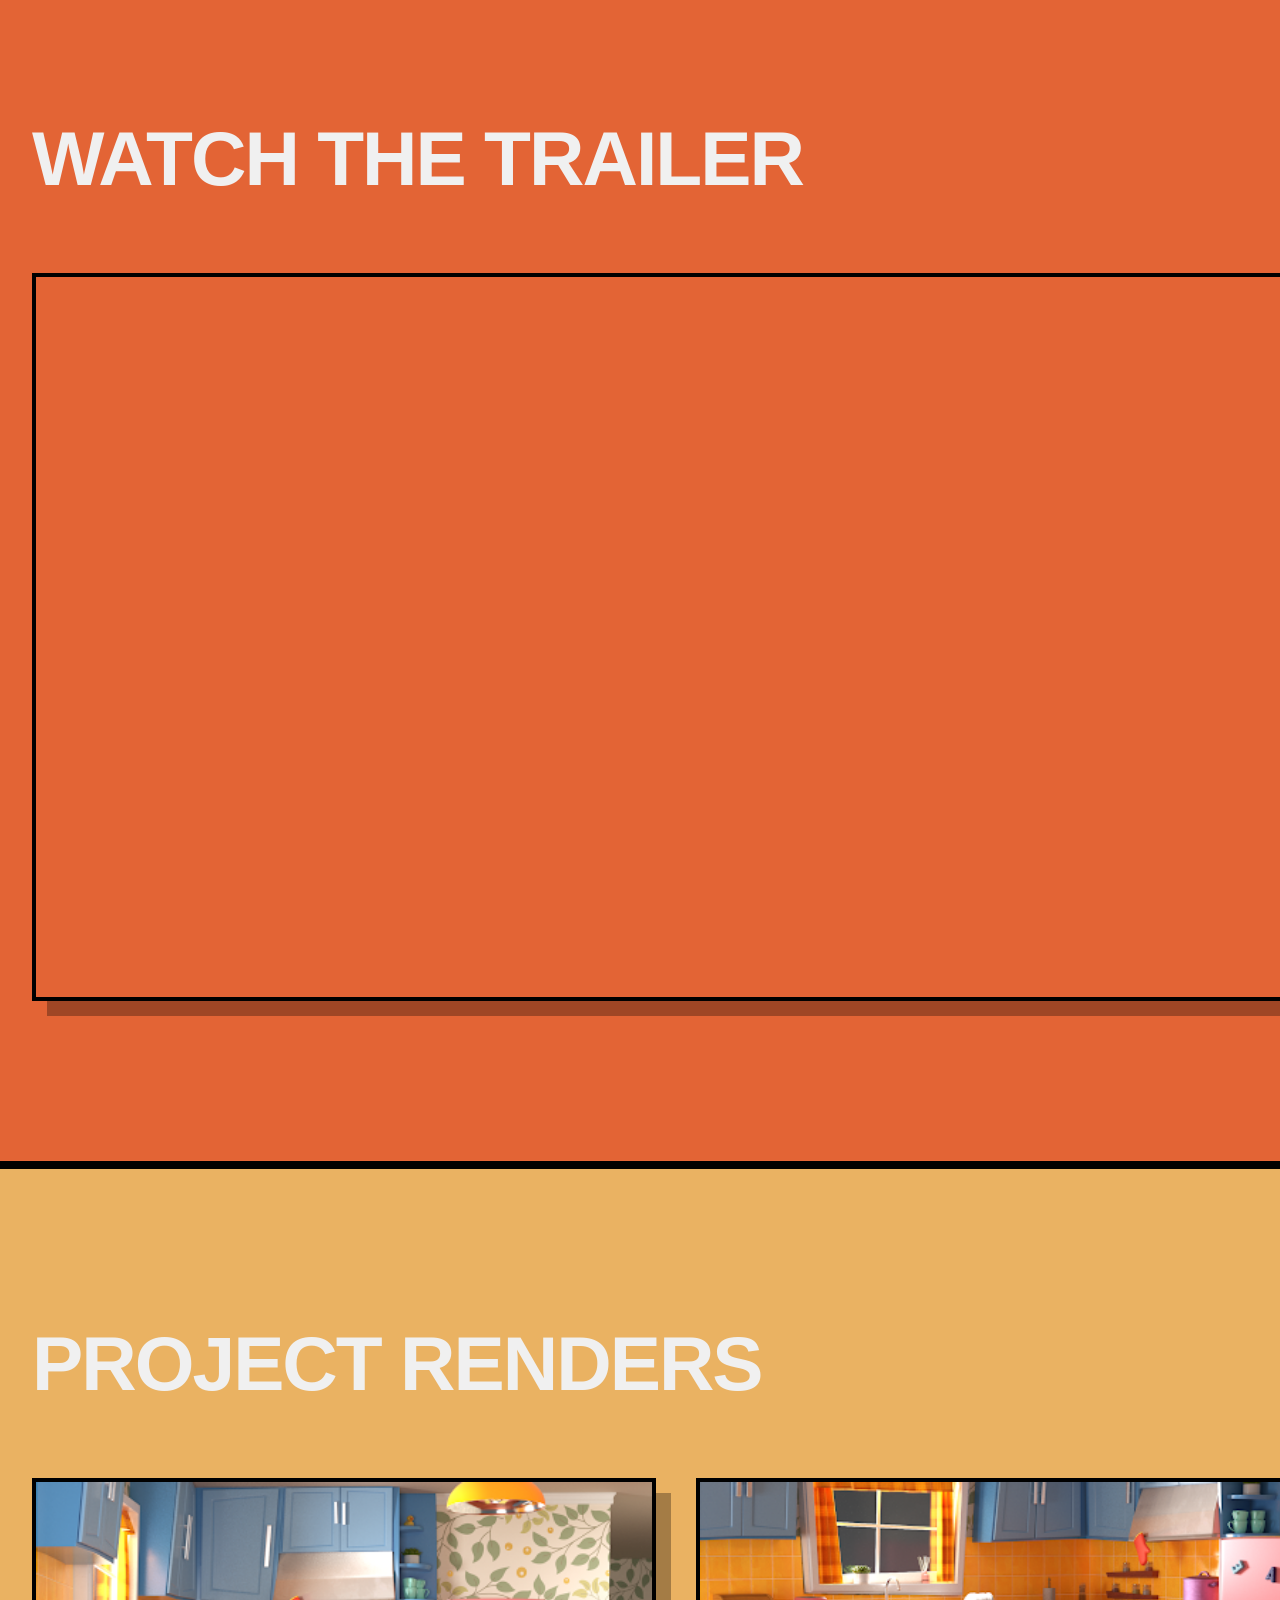
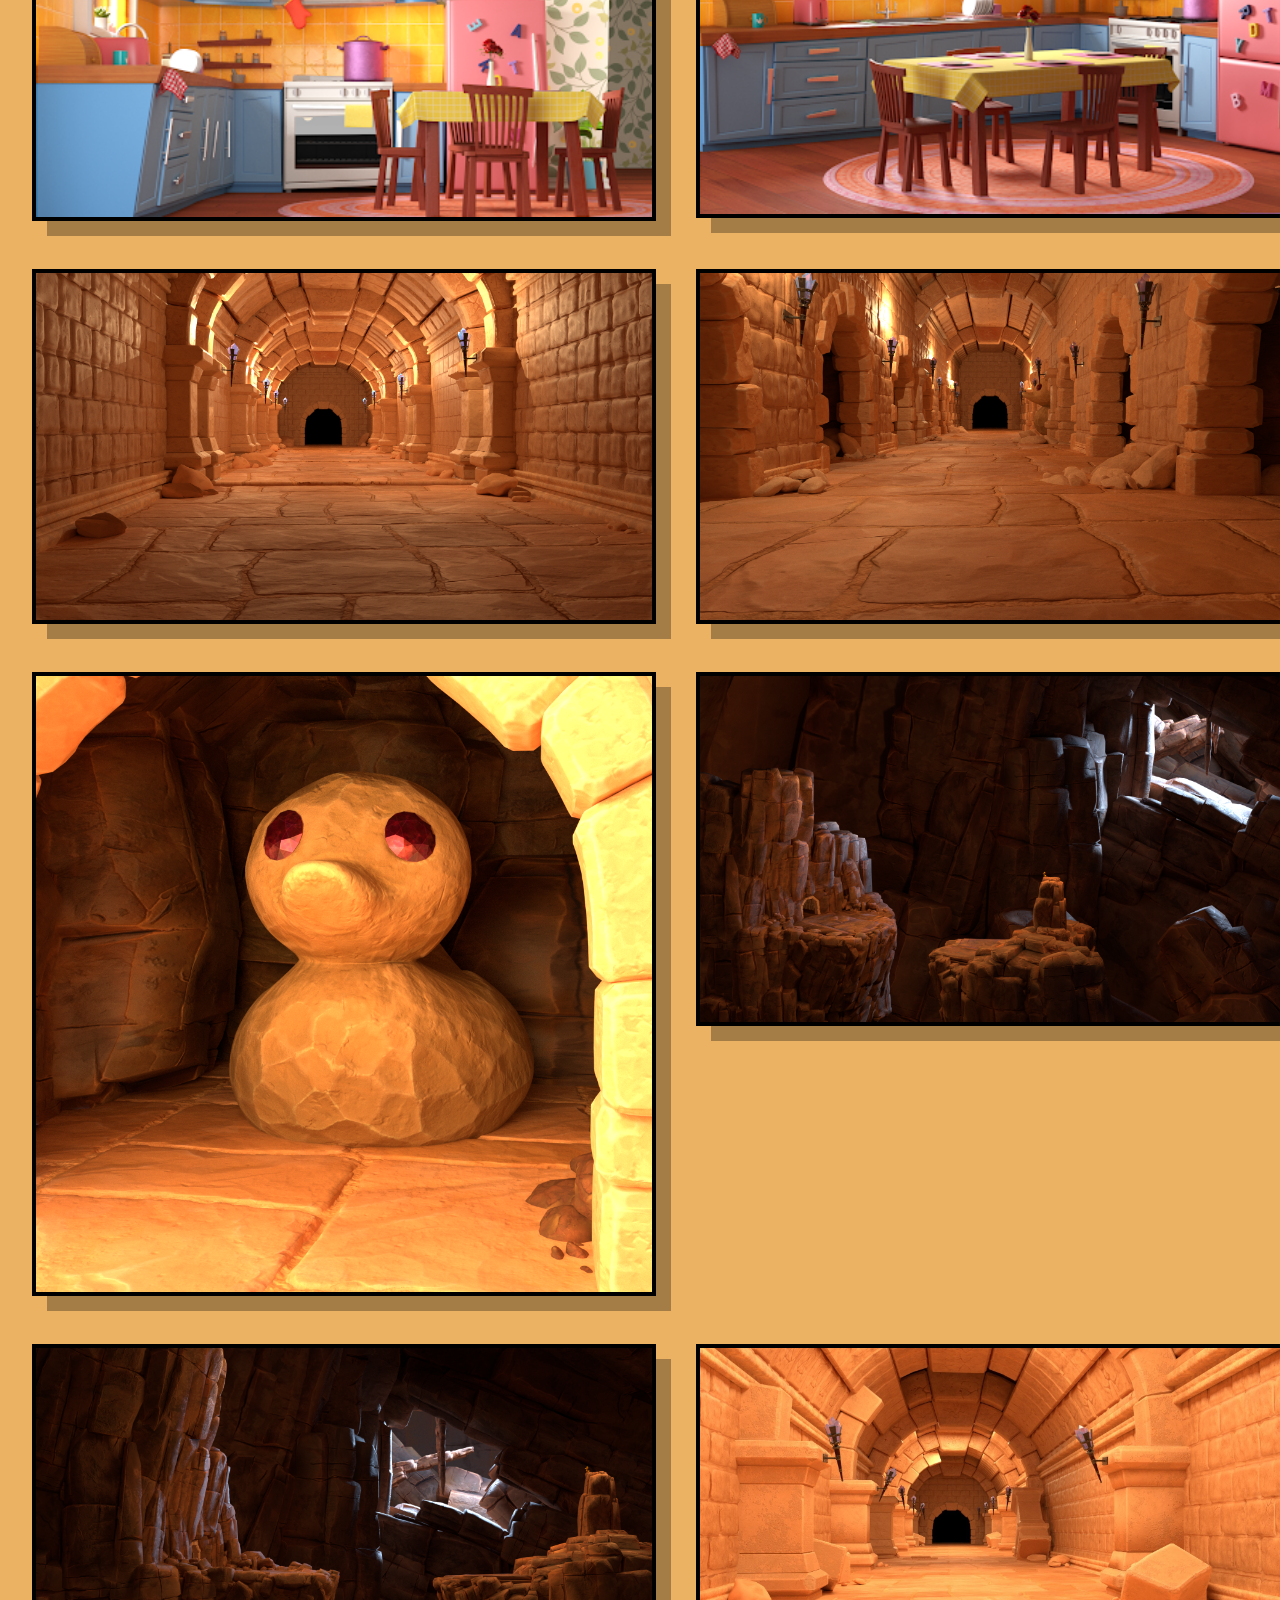
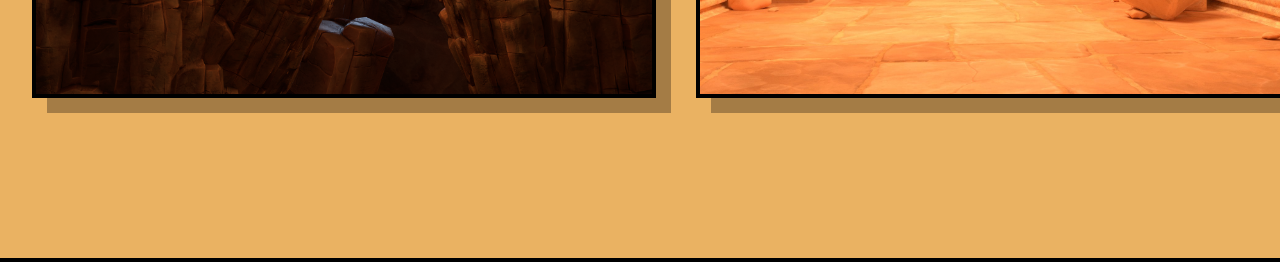
<file: project-stuffed.html>
<!DOCTYPE html>
<html lang="en">

<head>
    <meta charset="UTF-8">
    <meta name="viewport" content="width=device-width, initial-scale=1.0">
    <title>Stuffed | J.H-B</title>
    <link rel="stylesheet" href="styles.css">
    <style>
        .massive-gallery-image {
            width: 100%;
            height: auto;
            border: 4px solid #000;
            box-shadow: 15px 15px 0px rgba(0, 0, 0, 0.3);
            margin-bottom: 4rem;
        }
    </style>
</head>

<body>
    <canvas id="math-canvas"></canvas>

    <nav class="navbar"
        style="border-bottom: 1px solid var(--border-color); background: rgba(12,12,12,0.9); z-index: 10;">
        <a href="about-skills.html" class="logo" style="color: var(--text-primary);">J.H-B</a>
        <button class="hamburger" aria-label="Toggle navigation">
            <span></span><span></span><span></span>
        </button>
        <div class="nav-links">
            <a href="index.html">Home</a>
            <a href="about.html">About</a>
            <a href="art.html" style="color: var(--accent);">Creative DNA</a>
            <a href="contact.html">Contact</a>
        </div>
    </nav>

    <header class="cm-hero"
        style="min-height: 80vh; justify-content: center; align-items: flex-start; padding-left: 10vw;">
        <div class="cm-massive-title" style="flex-direction: column; gap: 0; align-items: flex-start;">
            <h1 style="font-size: clamp(3rem, 10vw, 8rem); line-height: 0.9; margin: 0; text-transform: uppercase;">
                STUFFED</h1>
        </div>
        <div style="margin-top: 4rem;">
            <h2
                style="font-family: 'Geist Mono', monospace; font-size: 1.25rem; text-transform: uppercase; letter-spacing: 1px; color: var(--text-secondary); margin-bottom: 2rem;">
                Environment Artist & Redshift Sets</h2>
            <a href="art.html" class="btn secondary">&larr; Back to Gallery</a>
        </div>
    </header>

    <section style="width: 100%; position: relative; z-index: 2;">

        <div class="cm-color-block sage-block">
            <div class="cm-block-container" style="max-width: 1200px;">
                <p class="cm-block-text" style="font-size: 1.4rem; margin-bottom: 3rem;">I worked as one of two
                    environment artists for the animated teaser of a potential Stuffed series. We worked closely with
                    the directors to design and quickly build whimsical sets that captured the magical essence of the
                    Stuffed world. Through collaboration, we helped ensure the environments were in line with the tone
                    and vision of the series, translating the playful and fantastical elements of the comic into
                    animated spaces.</p>
                <p class="cm-block-text"
                    style="font-size: 1.4rem; border-left: 4px solid #000; padding-left: 2rem; margin-bottom: 0;">
                    Working on limited time, we had some concepts and a rough animatic that we followed while creating
                    these 4 sets. These sets were all created in Redshift - my first time working in Redshift in Maya.
                    Learning to make a modular and optimised Redshift environment was a learning experience in itself,
                    but the excitement of the team around me filled me with motivation to produce the best work I could.
                </p>
            </div>
        </div>

        <div class="cm-color-block terracotta-block">
            <div class="cm-block-container">
                <h2 class="cm-massive-heading" style="margin-bottom: 5rem;">WATCH THE TRAILER</h2>
                <div style="display: flex; flex-direction: column;">
                    <iframe src="https://www.youtube.com/embed/PRZTNzG_FYM" title="Stuffed Official Trailer"
                        frameborder="0"
                        allow="accelerometer; autoplay; clipboard-write; encrypted-media; gyroscope; picture-in-picture"
                        allowfullscreen class="massive-gallery-image"
                        style="aspect-ratio: 16/9; height: auto; margin-bottom: 0;"></iframe>
                </div>
            </div>
        </div>

        <div class="cm-color-block ochre-block">
            <div class="cm-block-container">
                <h2 class="cm-massive-heading" style="margin-bottom: 5rem;">PROJECT RENDERS</h2>
                <div style="display: grid; grid-template-columns: repeat(auto-fit, minmax(400px, 1fr)); gap: 3rem;">
                    <img src="assets/art/Stuffed/SFD_INT_kitchen_client_01_v1%257E2.png.webp" alt="Kitchen Render 1"
                        class="massive-gallery-image" style="margin-bottom: 0;">
                    <img src="assets/art/Stuffed/SFD_INT_kitchen_client_01_v1%257E3.png.webp" alt="Kitchen Render 2"
                        class="massive-gallery-image" style="margin-bottom: 0;">
                    <img src="assets/art/Stuffed/image%2B%25284%2529.png.webp" alt="Stuffed Render 4"
                        class="massive-gallery-image" style="margin-bottom: 0;">
                    <img src="assets/art/Stuffed/image%2B%25285%2529.png.webp" alt="Stuffed Render 5"
                        class="massive-gallery-image" style="margin-bottom: 0;">
                    <img src="assets/art/Stuffed/image%2B%25286%2529.png.webp" alt="Stuffed Render 6"
                        class="massive-gallery-image" style="margin-bottom: 0;">
                    <img src="assets/art/Stuffed/image%2B%25287%2529.png.webp" alt="Stuffed Render 7"
                        class="massive-gallery-image" style="margin-bottom: 0;">
                    <img src="assets/art/Stuffed/image%2B%25288%2529.png.webp" alt="Stuffed Render 8"
                        class="massive-gallery-image" style="margin-bottom: 0;">
                    <img src="assets/art/Stuffed/update.jpeg.webp" alt="Update Render" class="massive-gallery-image"
                        style="margin-bottom: 0;">
                </div>
            </div>
        </div>

    </section>

    <script src="geometry.js"></script>
</body>

</html>
</file>
<file: styles.css>
@import url('https://api.fontshare.com/v2/css?f[]=satoshi@900,700,500,300,400&display=swap');
@import url('https://fonts.googleapis.com/css2?family=Geist+Mono:wght@400;600;700&display=swap');

:root {
    --bg-main: #FAFAFA;
    --text-primary: #171717;
    /* Near black */
    --text-secondary: #737373;
    /* Crisp gray */
    --border-color: #E5E5E5;
    /* Light boundary line */
    --border-hover: #A3A3A3;
    --accent: #000000;
    --creative-terracotta: #BC6C47;
    --creative-sage: #7D8471;
}

body {
    margin: 0;
    font-family: 'Satoshi', sans-serif;
    background-color: var(--bg-main);
    color: var(--text-primary);
    line-height: 1.6;
    overflow-x: hidden;
}

h1,
h2,
h3 {
    font-family: 'Aeonik', 'Satoshi', sans-serif;
    margin-top: 0;
    color: var(--text-primary);
    letter-spacing: -0.02em;
}

a {
    text-decoration: none;
    color: var(--accent);
}

.container {
    max-width: 1000px;
    margin: 0 auto;
    padding: 2rem;
    position: relative;
    z-index: 2;
    /* keep above canvas */
}

/* Navbar */
.navbar {
    display: flex;
    justify-content: space-between;
    align-items: center;
    padding: 1rem 2rem;
    background: rgba(250, 250, 250, 0.95);
    border-bottom: 1px dotted var(--border-hover);
    position: sticky;
    top: 0;
    z-index: 100;
}

.logo {
    display: inline-block;
    font-family: 'Geist Mono', monospace;
    font-weight: 700;
    font-size: 1.25rem;
    letter-spacing: -1px;
    color: var(--text-primary) !important;
    border: 1px solid var(--text-primary);
    padding: 0.25rem 0.5rem;
    text-decoration: none;
    transition: all 0.2s ease;
}

.logo:hover {
    background-color: var(--text-primary);
    color: var(--bg-main) !important;
}

.nav-links a {
    color: var(--text-secondary);
    margin-left: 2rem;
    font-weight: 600;
    font-family: 'Geist Mono', monospace;
    font-size: 0.85rem;
    text-transform: uppercase;
    letter-spacing: 0.5px;
    transition: color 0.2s;
}

.nav-links a:hover {
    color: var(--accent);
}

/* Canvas Background */
#math-canvas {
    position: absolute;
    top: 0;
    left: 0;
    width: 100%;
    height: 100vh;
    z-index: 0;
    pointer-events: none;
    /* Let clicks pass through */
}

/* Sharp Rectangular Structures */
.glass {
    background: #FFFFFF;
    border: 1px solid var(--border-color);
    border-radius: 0;
    padding: 3rem;
    box-shadow: 4px 4px 0px rgba(0, 0, 0, 0.05);
    /* Brutalist hard shadow */
}

.hero {
    min-height: 50vh;
    display: flex;
    align-items: center;
    text-align: left;
    /* Shift alignment to left for technical feel */
    padding-top: 6rem;
    position: relative;
    z-index: 2;
}

.hero h1 {
    font-size: 4.5rem;
    margin-bottom: 0.5rem;
    color: var(--text-primary);
    letter-spacing: -0.03em;
}

.hero h2 {
    font-family: 'Geist Mono', monospace;
    font-size: 1.15rem;
    color: var(--text-secondary);
    font-weight: 600;
    text-transform: uppercase;
    letter-spacing: 1px;
    margin-bottom: 2rem;
    border-left: 2px solid var(--accent);
    padding-left: 1rem;
}

.hook {
    font-size: 1.25rem;
    font-weight: 400;
    color: var(--text-primary);
    max-width: 600px;
}

.sub-hook {
    color: var(--text-secondary);
    margin-bottom: 2.5rem;
    font-family: 'Geist Mono', monospace;
    font-size: 0.95rem;
}

/* Grids & Cards */
.grid {
    display: grid;
    grid-template-columns: repeat(auto-fit, minmax(300px, 1fr));
    gap: 1.5rem;
}

.section-title {
    font-family: 'Geist Mono', monospace;
    font-size: 1.5rem;
    text-transform: uppercase;
    margin: 4rem 0 2rem;
    text-align: left;
    letter-spacing: 1px;
    border-bottom: 1px dotted var(--border-hover);
    padding-bottom: 0.5rem;
}

.card {
    transition: transform 0.2s ease, border-color 0.2s ease, box-shadow 0.2s ease;
    padding: 2.5rem;
    background: #FFFFFF;
    border: 1px dashed var(--border-hover);
    box-shadow: none;
}

.card:hover {
    transform: translate(-3px, -3px);
    border-color: var(--creative-terracotta);
    border-style: solid;
    box-shadow: 4px 4px 0px var(--creative-sage);
}

.card h3 {
    font-family: 'Geist Mono', monospace;
    font-size: 1.1rem;
    text-transform: uppercase;
    letter-spacing: 0.5px;
    color: var(--text-primary);
    margin-bottom: 1rem;
}

/* Buttons and Labels */
.btn {
    display: inline-block;
    background: #FFFFFF;
    color: var(--accent);
    padding: 0.75rem 2rem;
    border: 1px solid var(--accent);
    border-radius: 0;
    font-family: 'Geist Mono', monospace;
    font-weight: 600;
    font-size: 0.85rem;
    text-transform: uppercase;
    letter-spacing: 0.5px;
    transition: all 0.2s ease;
    cursor: pointer;
}

.btn:hover {
    background: var(--text-primary);
    color: #FFF;
    box-shadow: 4px 4px 0px var(--creative-terracotta);
}

.btn.secondary {
    background: transparent;
    border: 1px solid var(--text-primary);
    color: var(--text-primary);
}

.date {
    display: inline-block;
    font-family: 'Geist Mono', monospace;
    font-size: 0.8rem;
    margin-bottom: 0.5rem;
    text-transform: uppercase;
    letter-spacing: 1px;
    border: 1px solid var(--border-color);
    padding: 0.2rem 0.5rem;
    border-radius: 0;
}

ul {
    padding-left: 1.2rem;
    color: var(--text-primary);
}

li {
    margin-bottom: 0.8rem;
}

strong {
    color: var(--text-primary);
}

/* Base Restyle for the Masonry and Forms */
.masonry {
    column-count: 3;
    column-gap: 1.5rem;
    padding: 1rem 0;
}

.masonry-item {
    margin-bottom: 1.5rem;
    break-inside: avoid;
    overflow: hidden;
    border: 1px solid var(--border-color);
    border-radius: 0;
    transition: transform 0.2s ease, box-shadow 0.2s ease, border-color 0.2s ease;
}

.masonry-item:hover {
    transform: translate(-3px, -3px);
    border-color: var(--creative-terracotta);
    box-shadow: 4px 4px 0px var(--creative-sage);
}

.masonry-item img {
    width: 100%;
    display: block;
    height: auto;
}

.form-group label {
    font-family: 'Geist Mono', monospace;
    font-size: 0.85rem;
    color: var(--text-primary);
    border-left: 1px solid var(--border-color);
    padding-left: 0.5rem;
}

.form-group input,
.form-group textarea {
    border-radius: 0;
    border: 1px solid var(--border-color);
    background: #FFFFFF;
    font-family: 'Satoshi', sans-serif;
    color: var(--text-primary);
}

.form-group input:focus,
.form-group textarea:focus {
    border-color: var(--text-primary);
    box-shadow: 2px 2px 0px var(--border-color);
}

/* Base Lightbox Engine Styles */
#lightbox {
    position: fixed;
    z-index: 1000;
    top: 0;
    left: 0;
    width: 100%;
    height: 100%;
    background: rgba(250, 250, 250, 0.95);
    /* Baseten technical off-white overlay */
    background-image: radial-gradient(var(--border-color) 1px, transparent 1px);
    background-size: 20px 20px;
    display: none;
    justify-content: center;
    align-items: center;
    flex-direction: column;
    cursor: zoom-out;
}

#lightbox.active {
    display: flex;
}

#lightbox img {
    max-width: 90%;
    max-height: 80vh;
    border: 1px solid var(--text-primary);
    box-shadow: 8px 8px 0px rgba(0, 0, 0, 0.1);
    border-radius: 0;
}

#lightbox-caption {
    margin-top: 2rem;
    font-family: 'Geist Mono', monospace;
    font-size: 1.1rem;
    color: var(--text-primary);
    text-transform: uppercase;
    letter-spacing: 1px;
    background: #FFFFFF;
    border: 1px solid var(--text-primary);
    padding: 0.5rem 1rem;
}

/* --- COLIN MOY DARK MODE OVERRIDE --- */
:root {
    --bg-main: #020402;
    /* Extremely dark forest/space void */
    --bg-color: #020402;
    --text-primary: #F0F0F0;
    --text-secondary: #999999;
    --border-color: #2A2A2A;
    --border-hover: #555555;
    --accent: #FFFFFF;
    --creative-terracotta: #E36435;
    --creative-sage: #91A378;
    --creative-ochre: #EAB262;
}

.glass {
    background: rgba(15, 15, 15, 0.85);
    box-shadow: 8px 8px 0px rgba(0, 0, 0, 0.8);
}

.card {
    background: #151515;
}

.card:hover {
    border-color: var(--creative-terracotta);
    box-shadow: 4px 4px 0px var(--creative-sage);
}

#contact-form input,
#contact-form textarea,
.form-group input,
.form-group textarea {
    background: #111 !important;
    color: #FFF !important;
}

.btn {
    background: var(--creative-terracotta);
    color: #000;
    font-weight: 700;
    border: 1px solid var(--creative-terracotta);
}

.btn:hover {
    background: var(--creative-ochre);
    color: #000;
    border: 1px solid var(--creative-ochre);
    box-shadow: 4px 4px 0px var(--creative-sage);
}

.btn.secondary {
    border-color: var(--border-hover);
}

#lightbox {
    background: rgba(5, 5, 5, 0.98);
}

#lightbox-caption {
    background: #000;
    color: #FFF;
    border: 1px solid #FFF;
}

/* --- CSS Geometric Animations --- */
/* Geometric Cryptogram Title (Replaces JOSHUA.HB) */
.geo-letter {
    width: clamp(40px, 8vw, 110px);
    height: clamp(40px, 8vw, 110px);
    margin: 0 0.5vw;
    position: relative;
    display: inline-block;
}

.shape-j {
    background: transparent;
    border-right: clamp(10px, 2vw, 20px) solid var(--creative-sage);
    border-bottom: clamp(10px, 2vw, 20px) solid var(--creative-sage);
    border-left: clamp(10px, 2vw, 20px) solid var(--creative-sage);
    border-radius: 0 0 50% 50%;
    clip-path: polygon(50% 0%, 100% 0%, 100% 100%, 0% 100%, 0% 65%, 50% 65%);
    animation: rotate-rock 5s infinite ease-in-out;
}

@keyframes rotate-rock {

    0%,
    100% {
        transform: rotate(-15deg);
    }

    50% {
        transform: rotate(15deg);
    }
}

.shape-o {
    border-radius: 50%;
    border: 6px dashed var(--creative-sage);
    animation: spin-slow 15s linear infinite;
    box-shadow: 0 0 10px rgba(125, 132, 113, 0.3);
}

.shape-o::before {
    content: '';
    position: absolute;
    top: 15%;
    left: 15%;
    right: 15%;
    bottom: 15%;
    border: 4px solid var(--creative-terracotta);
    transform: rotate(45deg);
    animation: pulse-shape 4s ease-in-out infinite;
}

.shape-s {
    background: var(--creative-terracotta);
    clip-path: polygon(0% 0%, 100% 0%, 50% 50%, 100% 100%, 0% 100%, 50% 50%);
    animation: float-up-down 4s infinite alternate;
}

@keyframes float-up-down {
    0% {
        transform: translateY(-10px);
    }

    100% {
        transform: translateY(10px);
    }
}

.shape-h {
    background: linear-gradient(90deg, var(--creative-ochre) 35%, transparent 35%, transparent 65%, var(--creative-ochre) 65%);
    border-radius: 6px;
    animation: spin-slow 20s reverse infinite;
}

.shape-u {
    border: clamp(8px, 1.5vw, 16px) solid var(--text-primary);
    border-top: none;
    border-radius: 0 0 50% 50%;
    animation: pulse-border 5s infinite alternate;
}

@keyframes pulse-border {
    0% {
        border-color: var(--text-primary);
    }

    100% {
        border-color: var(--creative-terracotta);
    }
}

.shape-a {
    background: var(--creative-ochre);
    clip-path: polygon(50% 0%, 0% 100%, 100% 100%);
    animation: float-up-down 4.5s infinite alternate-reverse;
}

.shape-dot {
    width: clamp(15px, 3vw, 30px);
    height: clamp(15px, 3vw, 30px);
    background: var(--creative-sage);
    border-radius: 50%;
    align-self: flex-end;
    margin: 0 1vw 1rem 1vw;
    animation: pulse-shape 3s infinite alternate;
}

.shape-hb-grid {
    display: grid;
    grid-template-columns: 1fr 1fr;
    grid-template-rows: 1fr 1fr;
    width: clamp(40px, 8vw, 110px);
    height: clamp(40px, 8vw, 110px);
    margin: 0 0.5vw;
    gap: 4px;
    animation: spin-slow 25s linear infinite;
}

.hb-tri {
    background: var(--creative-sage);
    clip-path: polygon(50% 0%, 0% 100%, 100% 100%);
}

.hb-tri-down {
    background: var(--creative-terracotta);
    clip-path: polygon(0% 0%, 100% 0%, 50% 100%);
}

.hb-circ {
    background: var(--creative-ochre);
    border-radius: 50%;
}

.hb-circ-2 {
    background: var(--text-primary);
    border-radius: 50%;
    clip-path: polygon(50% 0%, 100% 50%, 50% 100%, 0% 50%);
}

/* Expanded Cryptogram Alphabet: B, T, M, E, C, R, I, V, D, N */
.shape-b {
    border: clamp(10px, 2vw, 20px) solid var(--creative-terracotta);
    border-left: clamp(20px, 4vw, 40px) solid var(--creative-terracotta);
    border-radius: 0 50% 50% 0;
    animation: pulse-shape 4s infinite alternate-reverse;
}

.shape-t {
    border-top: clamp(12px, 2.5vw, 24px) solid var(--creative-sage);
    position: relative;
    background: transparent;
    animation: float-up-down 3s infinite ease-in-out;
}

.shape-t::after {
    content: '';
    position: absolute;
    top: 0;
    left: 50%;
    transform: translateX(-50%);
    width: clamp(12px, 2.5vw, 24px);
    height: clamp(30px, 6vw, 86px);
    background: var(--creative-sage);
}

.shape-m {
    background: var(--creative-ochre);
    clip-path: polygon(0% 100%, 0% 20%, 50% 70%, 100% 20%, 100% 100%, 75% 100%, 75% 50%, 50% 85%, 25% 50%, 25% 100%);
    animation: float-up-down 5s infinite alternate;
}

.shape-e {
    border-left: clamp(12px, 2vw, 24px) solid var(--creative-sage);
    border-top: clamp(12px, 2vw, 24px) solid var(--creative-sage);
    border-bottom: clamp(12px, 2vw, 24px) solid var(--creative-sage);
    position: relative;
    background: transparent;
    animation: rotate-rock 6s infinite alternate;
}

.shape-e::after {
    content: '';
    position: absolute;
    top: 50%;
    left: 0;
    transform: translateY(-50%);
    height: clamp(12px, 2vw, 24px);
    width: 60%;
    background: var(--creative-sage);
}

.shape-c {
    border: clamp(12px, 2vw, 24px) solid var(--creative-terracotta);
    border-right: none;
    border-radius: 50% 0 0 50%;
    animation: spin-slow 20s reverse infinite;
}

.shape-r {
    border: clamp(10px, 2vw, 20px) solid var(--creative-ochre);
    border-left: clamp(20px, 4vw, 40px) solid var(--creative-ochre);
    border-bottom: none;
    border-radius: 0 50px 50px 0;
    position: relative;
    animation: float-up-down 4s infinite alternate-reverse;
}

.shape-r::after {
    content: '';
    position: absolute;
    bottom: -10px;
    right: 0;
    width: 40%;
    height: clamp(20px, 4vw, 50px);
    border-right: clamp(10px, 2vw, 20px) solid var(--creative-ochre);
    transform: skewX(-20deg);
}

.shape-i {
    width: clamp(20px, 4vw, 60px);
    background: var(--creative-terracotta);
    border-radius: 100px;
    animation: pulse-shape 3s infinite;
}

.shape-v {
    background: var(--creative-sage);
    clip-path: polygon(0 0, 100% 0, 50% 100%);
    animation: float-up-down 4.5s infinite alternate;
}

.shape-d {
    border: clamp(12px, 2vw, 24px) solid var(--creative-ochre);
    border-left: clamp(24px, 4vw, 48px) solid var(--creative-ochre);
    border-radius: 0 50% 50% 0;
    animation: pulse-border 6s infinite alternate;
}

.shape-n {
    background: var(--creative-terracotta);
    clip-path: polygon(0 100%, 0 0, 30% 0, 100% 70%, 100% 0, 100% 100%, 70% 100%, 0 30%);
    animation: rotate-rock 5s infinite;
}

@keyframes spin-slow {
    100% {
        transform: rotate(360deg);
    }
}

@keyframes pulse-shape {

    0%,
    100% {
        transform: rotate(45deg) scale(1);
        border-radius: 0;
    }

    50% {
        transform: rotate(180deg) scale(0.85);
        border-radius: 50%;
        border-color: var(--creative-ochre);
    }
}

/* Colin Moy Aesthetic Classes */
.cm-hero {
    min-height: 90vh;
    display: flex;
    flex-direction: column;
    justify-content: center;
    align-items: center;
    padding-top: 5rem;
    position: relative;
    z-index: 2;
    overflow: hidden;
}

.cm-massive-title {
    font-family: 'Aeonik', 'Satoshi', sans-serif;
    font-size: clamp(3rem, 11.5vw, 13rem);
    font-weight: 900;
    line-height: 1;
    display: flex;
    align-items: center;
    gap: 1vw;
    letter-spacing: -3px;
    margin-bottom: 2rem;
    cursor: default;
}

.cm-toggle-pill {
    width: clamp(100px, 22vw, 300px);
    height: clamp(60px, 14vw, 180px);
    background: #FFF;
    border-radius: 1000px;
    position: relative;
    cursor: grab;
    transition: background 0.3s;
    box-shadow: inset 0px 8px 15px rgba(0, 0, 0, 0.5);
}

.cm-toggle-circle {
    width: clamp(50px, 12vw, 155px);
    height: clamp(50px, 12vw, 155px);
    background: var(--bg-color);
    border-radius: 50%;
    position: absolute;
    top: 50%;
    left: 10px;
    transform: translateY(-50%);
    transition: left 0.5s cubic-bezier(0.25, 1, 0.5, 1), background 0.4s;
    box-shadow: 4px 4px 15px rgba(0, 0, 0, 0.9);
}

.cm-toggle-pill:hover .cm-toggle-circle {
    left: calc(100% - clamp(50px, 12vw, 155px) - 10px);
    background: var(--creative-terracotta);
}

.cm-marquee-container {
    width: 90%;
    max-width: 1400px;
    margin-top: 5rem;
    background: var(--creative-ochre);
    border-radius: 1000px;
    padding: 1.5rem 0;
    overflow: hidden;
    white-space: nowrap;
    position: relative;
    border: 4px solid var(--text-primary);
    box-shadow: 12px 12px 0px rgba(0, 0, 0, 0.8);
    animation: sway 6s ease-in-out infinite alternate;
}

.cm-marquee-container:hover {
    animation-play-state: paused;
    box-shadow: 0px 0px 40px rgba(234, 178, 98, 0.5);
}

@keyframes sway {
    0% {
        transform: rotate(-3deg) scale(1.02);
    }

    100% {
        transform: rotate(4deg) scale(1.02);
    }
}

.cm-marquee-track {
    display: inline-block;
    animation: cm-marquee 25s linear infinite;
}

.cm-marquee-text {
    font-family: 'Geist Mono', monospace;
    font-size: 1.4rem;
    font-weight: 800;
    color: #000;
    text-transform: uppercase;
    letter-spacing: 2px;
    padding-right: 3rem;
}

@keyframes cm-marquee {
    0% {
        transform: translateX(0);
    }

    100% {
        transform: translateX(-50%);
    }
}

.cm-color-block {
    width: 100%;
    padding: 10rem 2rem;
    border-top: 4px solid #000;
    border-bottom: 4px solid #000;
}

.cm-block-container {
    max-width: 1400px;
    margin: 0 auto;
}

.terracotta-block {
    background: var(--creative-terracotta);
    color: #000;
}

.sage-block {
    background: var(--creative-sage);
    color: #000;
    box-shadow: inset 0 20px 60px rgba(0, 0, 0, 0.15);
}

.ochre-block {
    background: var(--creative-ochre);
    color: #000;
}

.cm-massive-heading {
    font-family: 'Aeonik', 'Satoshi', sans-serif;
    font-size: clamp(3rem, 6vw, 6.5rem);
    font-weight: 900;
    text-transform: uppercase;
    margin-bottom: 2rem;
    letter-spacing: -2px;
    line-height: 0.9;
}

.cm-block-text {
    font-size: 1.6rem;
    line-height: 1.6;
    font-weight: 500;
    margin-bottom: 3rem;
    font-family: 'Satoshi', sans-serif;
}

.cm-capsule-img {
    width: 100%;
    height: 700px;
    object-fit: cover;
    border-radius: 1000px;
    border: 6px solid #000;
    box-shadow: 15px 15px 0px rgba(0, 0, 0, 0.3);
    transition: transform 0.5s cubic-bezier(0.25, 1, 0.5, 1);
}

.cm-capsule-img:hover {
    transform: scale(1.03) rotate(2deg);
}

.btn.cm-pill-btn {
    border-radius: 1000px;
    padding: 1.5rem 3.5rem;
    font-size: 1.2rem;
    font-weight: bold;
    text-transform: uppercase;
    font-family: 'Geist Mono', monospace;
    letter-spacing: 1px;
}

.btn.cm-pill-btn.dark {
    background: #000;
    color: #FFF;
    border: none;
    box-shadow: 8px 8px 0px rgba(0, 0, 0, 0.3);
}

.btn.cm-pill-btn.dark:hover {
    background: #FFF;
    color: #000;
    box-shadow: 2px 2px 0px rgba(0, 0, 0, 0.3);
    transform: translate(6px, 6px);
}

/* Massive Color Block Accordions (Global Aesthetic) */
details.cm-massive-accordion {
    width: 100%;
    border-top: 4px solid #000;
    border-bottom: 4px solid #000;
    margin-bottom: -4px;
    /* overlap borders cleanly */
    transition: all 0.4s ease;
}

details.cm-massive-accordion summary {
    padding: 4rem 6vw;
    cursor: pointer;
    list-style: none;
    position: relative;
    display: flex;
    justify-content: space-between;
    align-items: center;
}

details.cm-massive-accordion summary::-webkit-details-marker {
    display: none;
}

details.cm-massive-accordion summary .cm-massive-heading {
    margin: 0;
    font-size: clamp(2rem, 5vw, 4rem);
    color: #000;
    width: 80%;
}

.accordion-focus {
    display: block;
    font-family: 'Geist Mono', monospace;
    font-size: 1rem;
    text-transform: uppercase;
    font-weight: 600;
    letter-spacing: 1px;
    color: rgba(0, 0, 0, 0.6);
    margin-top: 1rem;
}

details.cm-massive-accordion summary::after {
    content: '+';
    font-size: clamp(3rem, 6vw, 5rem);
    font-weight: 900;
    font-family: 'Aeonik', 'Satoshi', sans-serif;
    color: #000;
    transition: transform 0.3s ease;
    align-self: flex-start;
}

details.cm-massive-accordion[open] summary::after {
    content: '−';
    transform: rotate(180deg);
}

details.cm-massive-accordion .content {
    padding: 0 6vw 4rem 6vw;
}

.cm-massive-accordion.terracotta {
    background: var(--creative-terracotta);
    color: #000;
}

.cm-massive-accordion.sage {
    background: var(--creative-sage);
    color: #000;
    box-shadow: inset 0 20px 60px rgba(0, 0, 0, 0.15);
}

.cm-massive-accordion.ochre {
    background: var(--creative-ochre);
    color: #000;
}

.cm-massive-accordion .content ul {
    list-style: none;
    padding: 0;
    margin: 0;
    max-width: 1200px;
}

.cm-massive-accordion .content li {
    font-size: 1.4rem;
    line-height: 1.6;
    margin-bottom: 2.5rem;
    border-left: 4px solid #000;
    padding-left: 2rem;
    font-weight: 500;
    color: #000;
}

.cm-massive-accordion .content li:last-child {
    margin-bottom: 0;
}

.cm-massive-accordion .content li strong {
    display: block;
    font-family: 'Geist Mono', monospace;
    font-size: 1.1rem;
    text-transform: uppercase;
    letter-spacing: 1px;
    margin-bottom: 0.5rem;
    color: #000;
}

.cm-massive-accordion .content p {
    font-size: 1.4rem;
    line-height: 1.6;
    margin-bottom: 2.5rem;
    font-weight: 500;
    color: #000;
    max-width: 1400px;
}

.cm-massive-accordion .content p:last-child {
    margin-bottom: 0;
}

.cm-massive-accordion img.gallery-image {
    width: 100%;
    max-height: 70vh;
    object-fit: cover;
    border: 4px solid #000;
    margin-bottom: 2rem;
    box-shadow: 12px 12px 0px rgba(0, 0, 0, 0.3);
}

/* =========================================================================
   MOBILE RESPONSIVENESS & HAMBURGER MENU 
   ========================================================================= */

.hamburger {
    display: none;
    flex-direction: column;
    justify-content: space-between;
    width: 30px;
    height: 21px;
    background: transparent;
    border: none;
    cursor: pointer;
    padding: 0;
    z-index: 200;
}

.hamburger span {
    width: 30px;
    height: 3px;
    background: var(--text-primary);
    border-radius: 10px;
    transition: all 0.3s linear;
    position: relative;
    transform-origin: 1px;
}

@media (max-width: 768px) {
    /* Navbar styling */
    .navbar {
        padding: 1rem;
        flex-wrap: wrap;
    }
    
    .hamburger {
        display: flex;
    }
    
    /* Hamburger Animation to X */
    .hamburger.active span:nth-child(1) {
        transform: rotate(45deg);
    }
    .hamburger.active span:nth-child(2) {
        opacity: 0;
        transform: translateX(20px);
    }
    .hamburger.active span:nth-child(3) {
        transform: rotate(-45deg);
    }

    .nav-links {
        display: none;
        flex-direction: column;
        width: 100%;
        text-align: center;
        background: rgba(12,12,12,0.95);
        position: absolute;
        top: 100%;
        left: 0;
        padding: 2rem 0;
        border-bottom: 1px solid var(--border-color);
        box-shadow: 0px 4px 10px rgba(0, 0, 0, 0.5);
    }
    
    .nav-links.active {
        display: flex;
    }
    
    .nav-links a {
        margin: 1rem 0;
        font-size: 1.25rem;
    }

    /* Layout constraints */
    .container {
        padding: 1rem;
    }
    
    .glass {
        padding: 1.5rem;
    }
    
    .cm-color-block {
        padding: 4rem 1.5rem;
    }
    
    .cm-block-container {
        flex-direction: column;
        gap: 2.5rem;
    }
    
    /* Massive Layout Images/Containers */
    .cm-hero {
        padding-top: 3rem;
        min-height: auto;
    }
    
    .cm-capsule-img {
        max-width: 100%;
        height: auto !important;
        aspect-ratio: 4/5;
        border-radius: 50px;
    }

    /* Typography Scale-down */
    .hero h1 {
        font-size: 2.5rem;
    }
    
    .cm-massive-heading {
        font-size: 2.5rem;
        word-break: break-word;
    }
    
    .cm-massive-title {
        font-size: 3rem;
        flex-wrap: wrap;
        justify-content: center;
    }

    .geo-letter {
        width: 8vw;
        height: 8vw;
        min-width: 40px;
        min-height: 40px;
    }
    
    .hero h2 {
        font-size: 1rem;
    }

    .cm-block-text {
        font-size: 1.1rem;
    }
    
    /* Lists and grids */
    .masonry {
        column-count: 1;
    }
}
</file>
